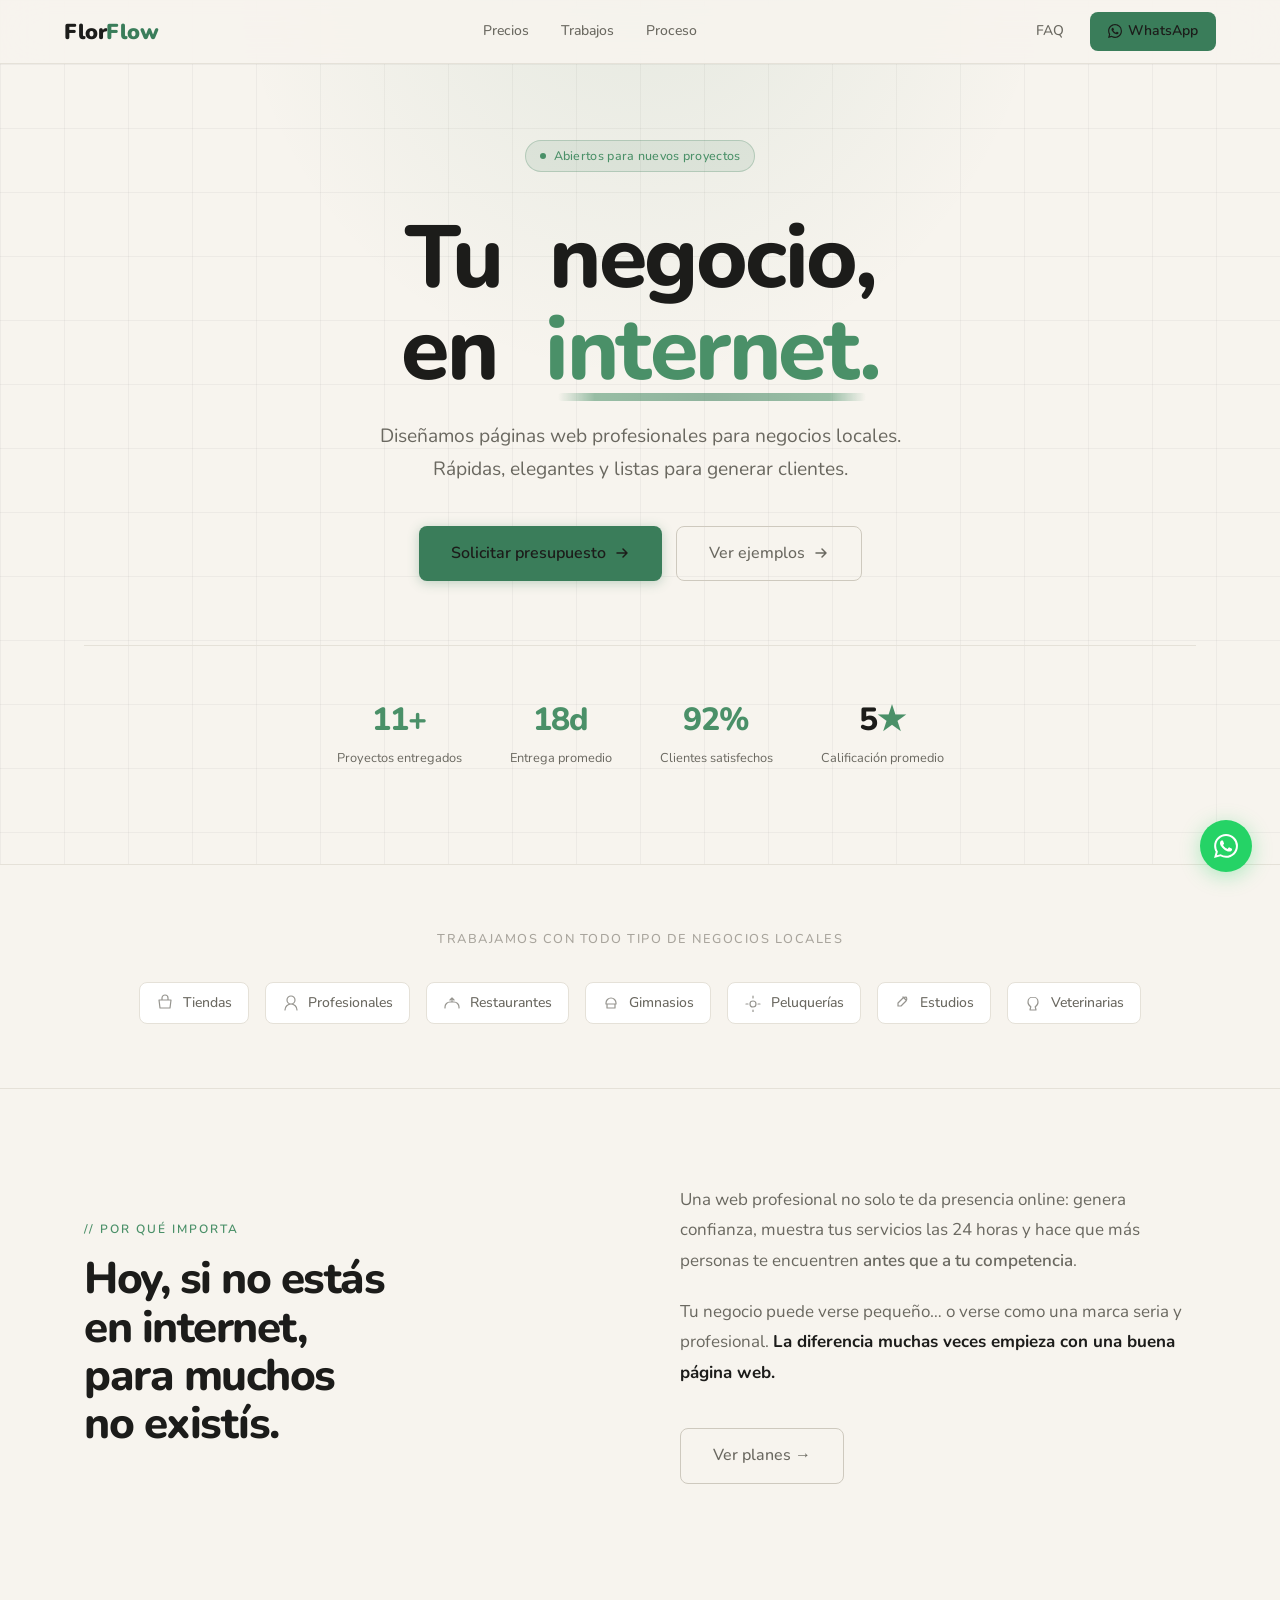
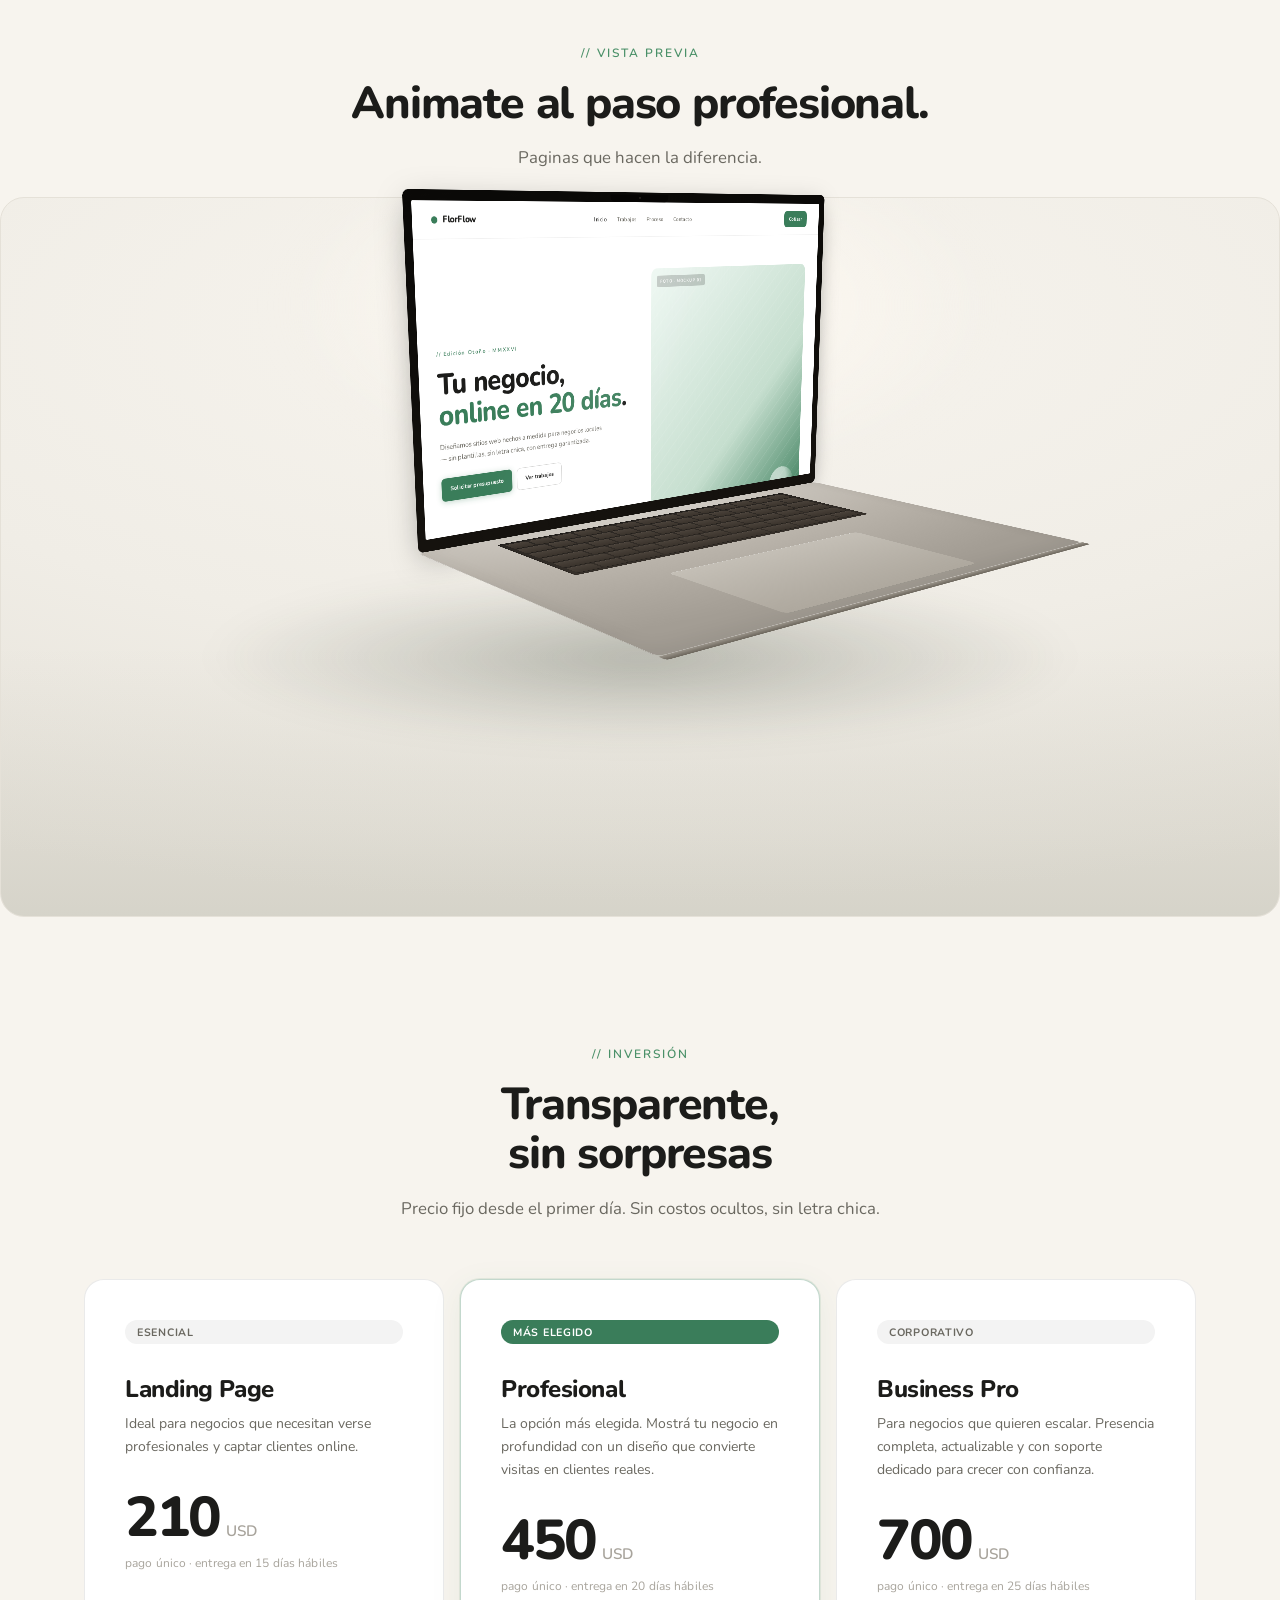
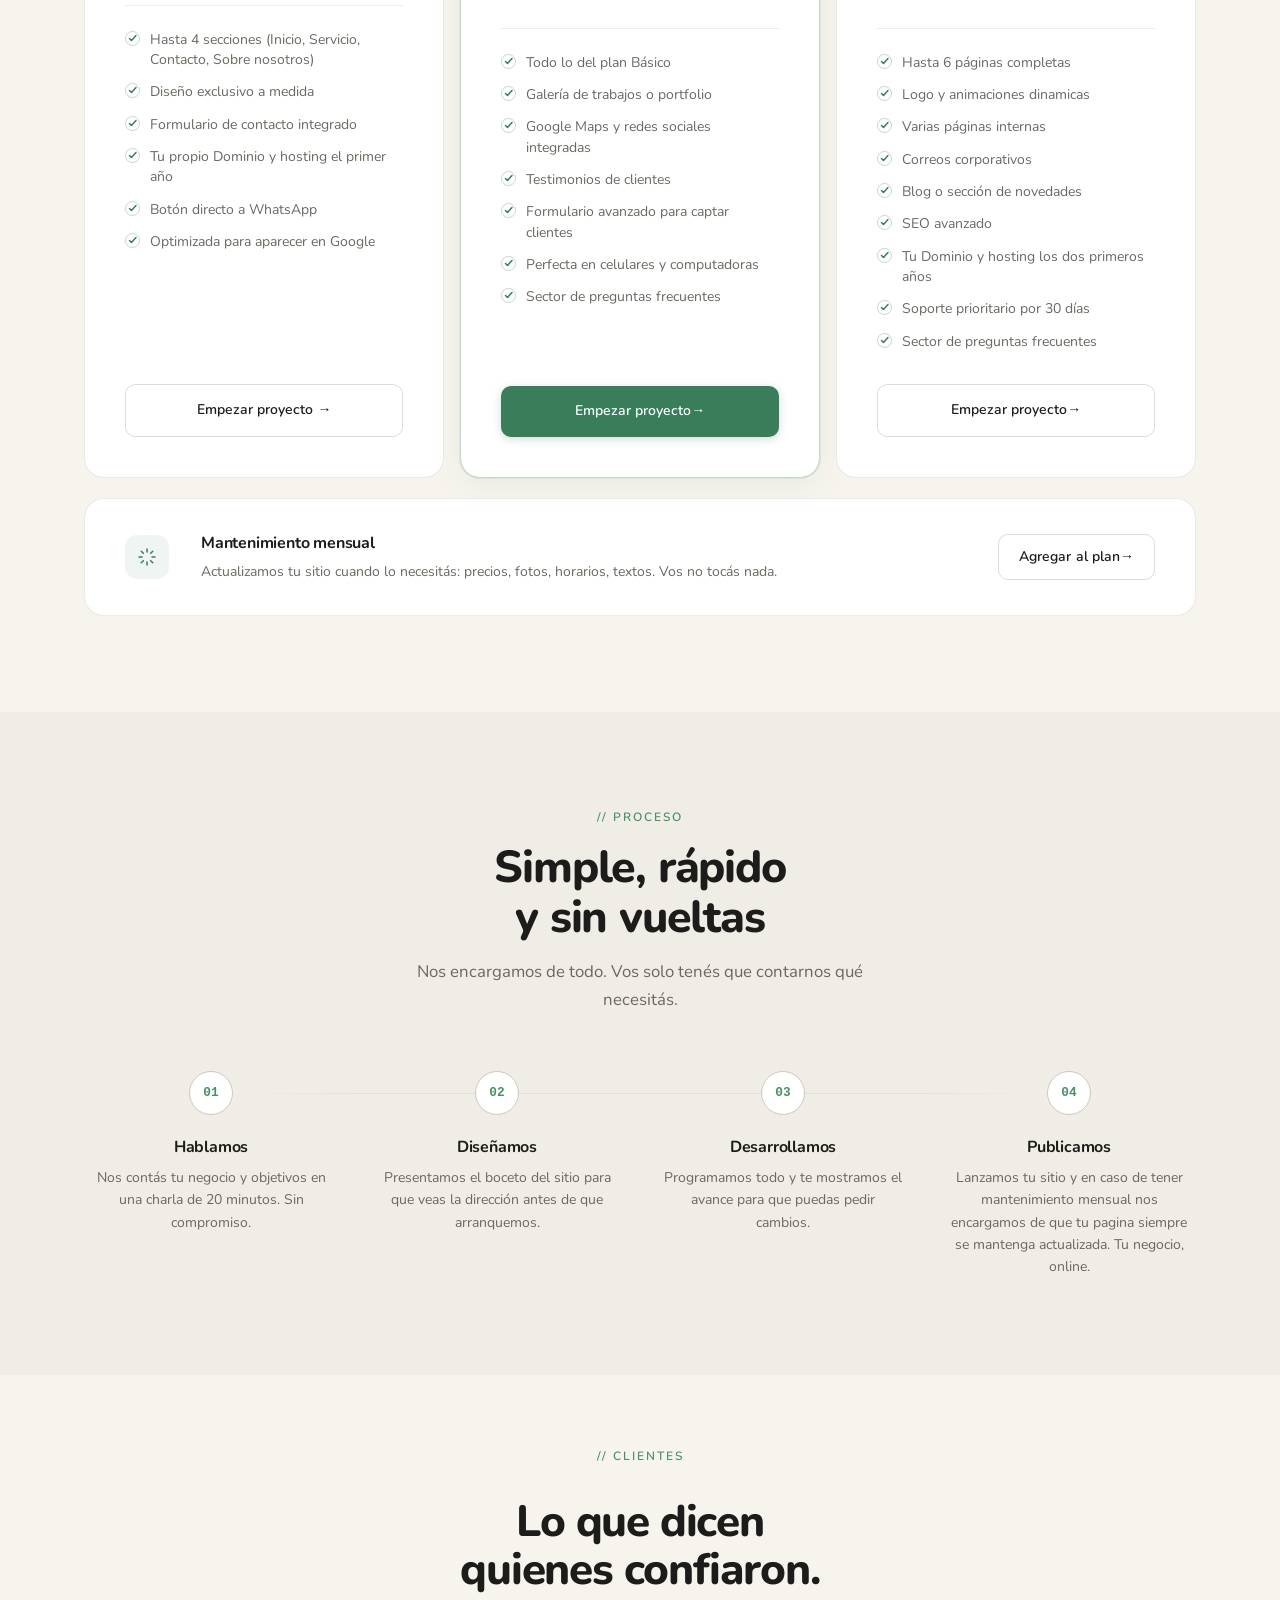
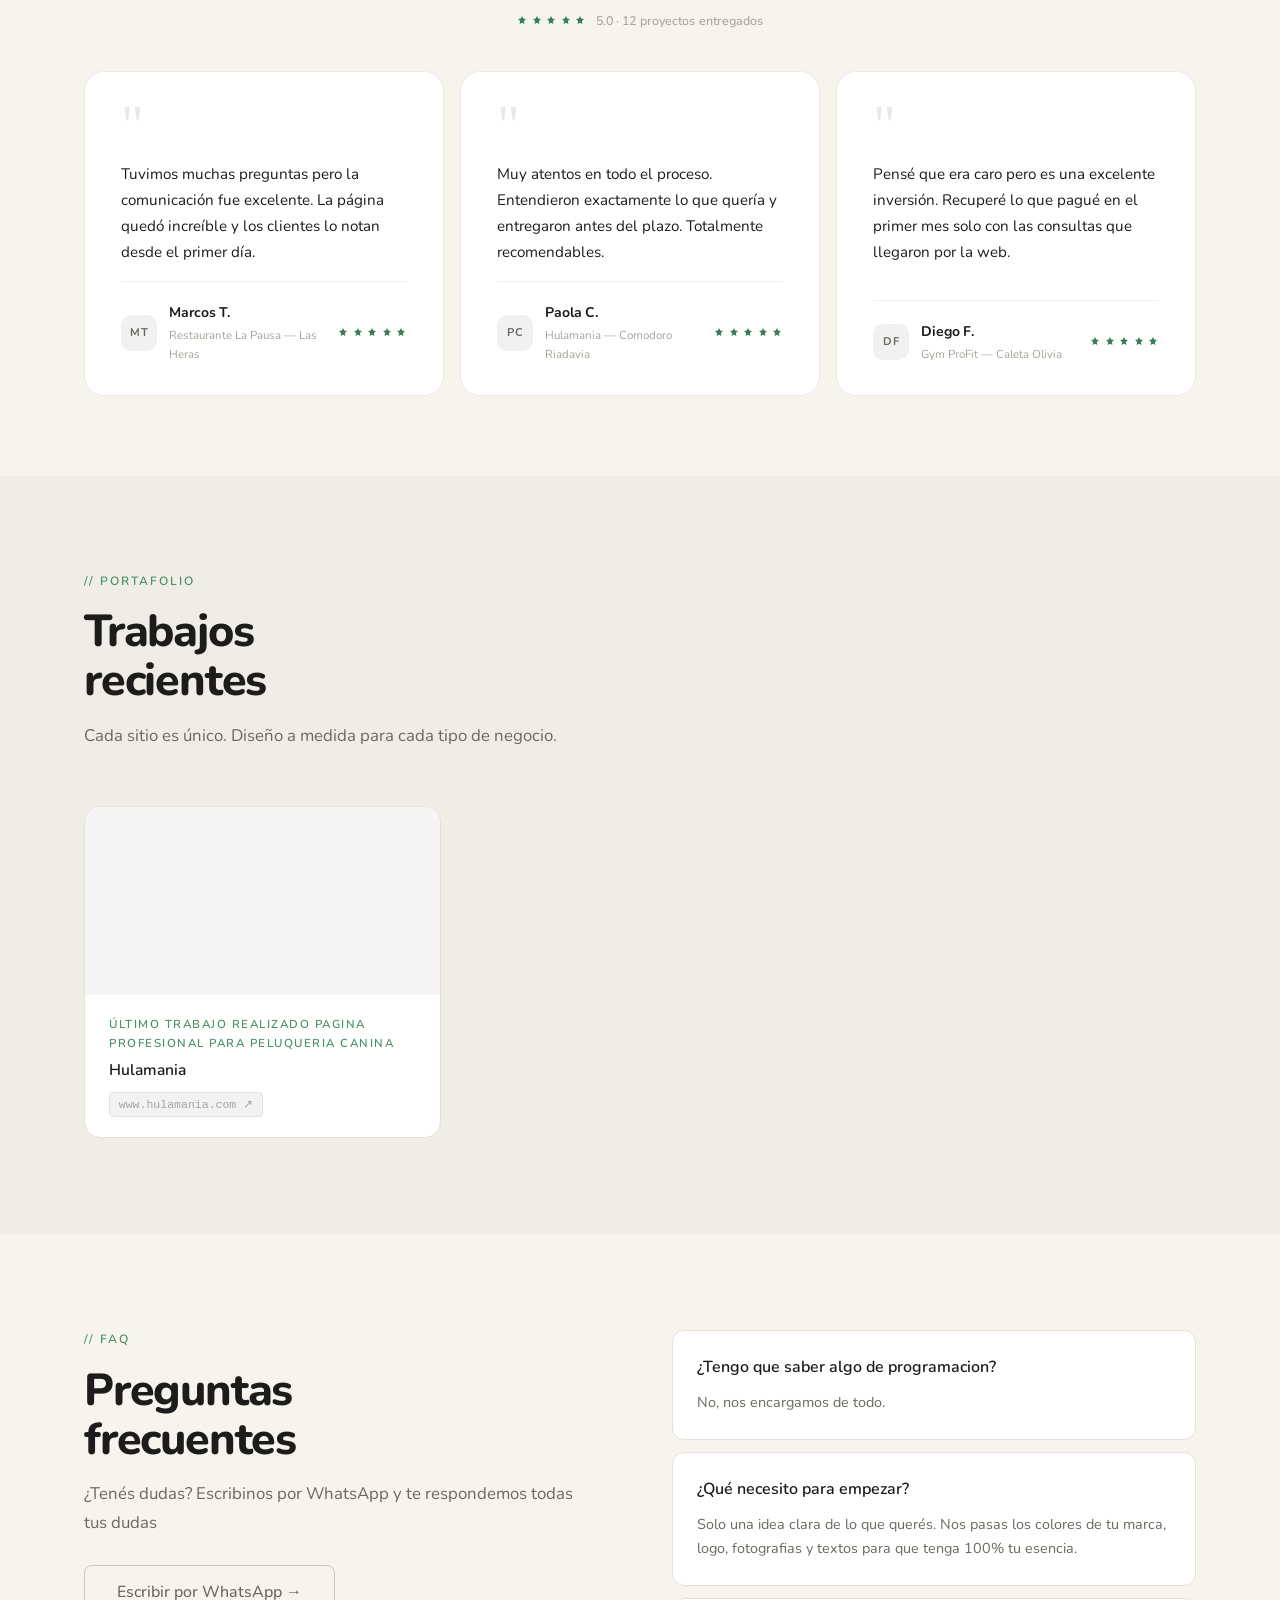
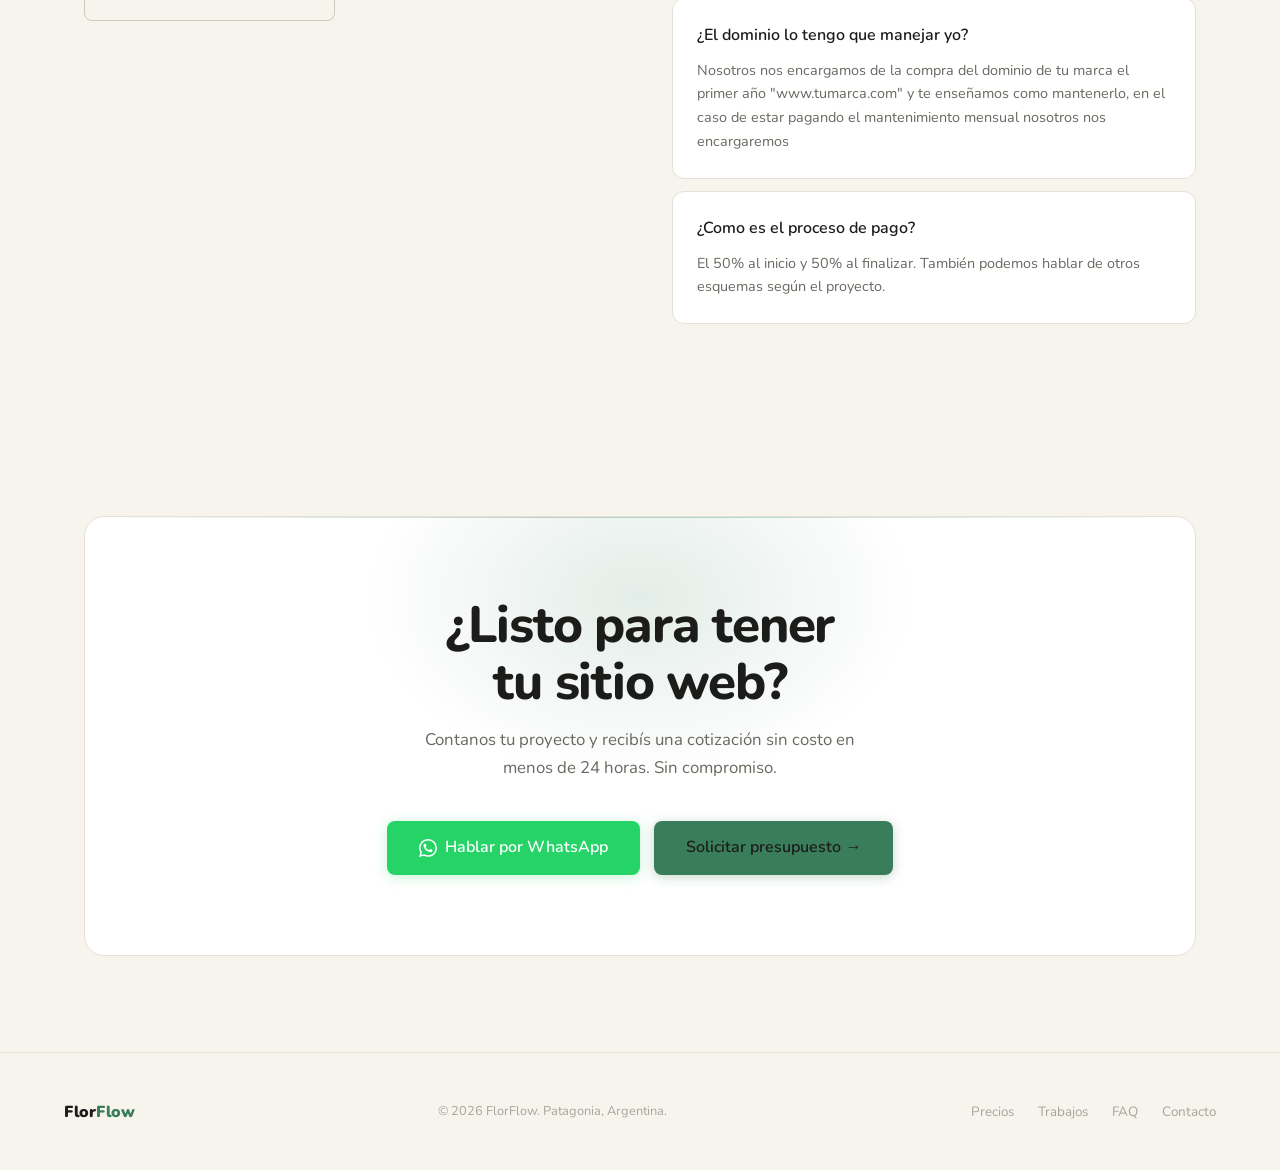
<file: index.html>
<!DOCTYPE html>
<html lang="es">
<head>
  <meta charset="UTF-8" />
  <meta name="viewport" content="width=device-width, initial-scale=1.0" />
  <title>FlorFlow — Páginas web para negocios locales</title>
  <link rel="preconnect" href="https://fonts.googleapis.com" />
  <link rel="preconnect" href="https://fonts.gstatic.com" crossorigin />
  <link href="https://fonts.googleapis.com/css2?family=Nunito:wght@300;400;500;600;700;800;900&display=swap" rel="stylesheet" />
  <link rel="stylesheet" href="css/styles.css" />
</head>
<body>

  <!-- ── NAV ──────────────────────────────────────────────────── -->
  <nav>
    <a href="#" class="nav-logo">
      <span class="brand">Flor<span>Flow</span></span>
    </a>

    <ul class="nav-links">
      <li><a href="#services">Precios</a></li>
      <li><a href="#portfolio">Trabajos</a></li>
      <li><a href="#process">Proceso</a></li>
    </ul>

    <div class="nav-actions">
      <a href="#faq" class="btn-ghost">FAQ</a>
      <a href="https://wa.me/542975280225" class="btn-primary">
        <svg width="14" height="14" viewBox="0 0 24 24" fill="currentColor"><path d="M17.472 14.382c-.297-.149-1.758-.867-2.03-.967-.273-.099-.471-.148-.67.15-.197.297-.767.966-.94 1.164-.173.199-.347.223-.644.075-.297-.15-1.255-.463-2.39-1.475-.883-.788-1.48-1.761-1.653-2.059-.173-.297-.018-.458.13-.606.134-.133.298-.347.446-.52.149-.174.198-.298.298-.497.099-.198.05-.371-.025-.52-.075-.149-.669-1.612-.916-2.207-.242-.579-.487-.5-.669-.51-.173-.008-.371-.01-.57-.01-.198 0-.52.074-.792.372-.272.297-1.04 1.016-1.04 2.479 0 1.462 1.065 2.875 1.213 3.074.149.198 2.096 3.2 5.077 4.487.709.306 1.262.489 1.694.625.712.227 1.36.195 1.871.118.571-.085 1.758-.719 2.006-1.413.248-.694.248-1.289.173-1.413-.074-.124-.272-.198-.57-.347m-5.421 7.403h-.004a9.87 9.87 0 01-5.031-1.378l-.361-.214-3.741.982.998-3.648-.235-.374a9.86 9.86 0 01-1.51-5.26c.001-5.45 4.436-9.884 9.888-9.884 2.64 0 5.122 1.03 6.988 2.898a9.825 9.825 0 012.893 6.994c-.003 5.45-4.437 9.884-9.885 9.884m8.413-18.297A11.815 11.815 0 0012.05 0C5.495 0 .16 5.335.157 11.892c0 2.096.547 4.142 1.588 5.945L.057 24l6.305-1.654a11.882 11.882 0 005.683 1.448h.005c6.554 0 11.89-5.335 11.893-11.893a11.821 11.821 0 00-3.48-8.413z"/></svg>
        WhatsApp
      </a>
    </div>
  </nav>

  <!-- ── HERO ─────────────────────────────────────────────────── -->
  <section id="hero">
    <div class="hero-grid"></div>
    <div class="container hero-inner">

      <div class="hero-label hero-anim hero-anim-1">Abiertos para nuevos proyectos</div>

      <h1 class="hero-h1">
        <span class="hero-line">
          <span class="hero-word" style="--d:.10s">Tu</span>
          <span class="hero-word" style="--d:.20s">negocio,</span>
        </span>
        <span class="hero-line">
          <span class="hero-word" style="--d:.32s">en</span>
          <em><span class="hero-word hero-em" style="--d:.42s">internet.</span></em>
        </span>
      </h1>

      <p class="hero-sub hero-anim hero-anim-2">
        Diseñamos páginas web profesionales para negocios locales.<br/>
        Rápidas, elegantes y listas para generar clientes.
      </p>

      <div class="hero-ctas hero-anim hero-anim-3">
        <a href="#cta-final" class="btn-hero-primary" data-magnetic>
          <span class="btn-shine"></span>
          Solicitar presupuesto
          <svg width="16" height="16" viewBox="0 0 16 16" fill="none"><path d="M3 8h10M9 4l4 4-4 4" stroke="currentColor" stroke-width="1.5" stroke-linecap="round" stroke-linejoin="round"/></svg>
        </a>
        <a href="#portfolio" class="btn-hero-secondary">
          Ver ejemplos
          <svg width="16" height="16" viewBox="0 0 16 16" fill="none"><path d="M3 8h10M9 4l4 4-4 4" stroke="currentColor" stroke-width="1.5" stroke-linecap="round" stroke-linejoin="round"/></svg>
        </a>
      </div>

      <div class="hero-metrics hero-anim hero-anim-4">
        <div>
          <div class="metric-num"><span class="metric-count" data-target="12">0</span><span>+</span></div>
          <div class="metric-label">Proyectos entregados</div>
        </div>
        <div>
          <div class="metric-num"><span class="metric-count" data-target="20">0</span><span>d</span></div>
          <div class="metric-label">Entrega promedio</div>
        </div>
        <div>
          <div class="metric-num"><span class="metric-count" data-target="100">0</span><span>%</span></div>
          <div class="metric-label">Clientes satisfechos</div>
        </div>
        <div>
          <div class="metric-num">5<span>★</span></div>
          <div class="metric-label">Calificación promedio</div>
        </div>
      </div>

    </div>
  </section>

  <!-- ── TRUST BAR ─────────────────────────────────────────────── -->
  <section id="trust">
    <div class="container">
      <p class="trust-label">Trabajamos con todo tipo de negocios locales</p>
      <div class="trust-types">
        <div class="trust-type">
          <svg class="trust-type-icon" viewBox="0 0 18 18" fill="none"><path d="M3 6h12l-1 8H4L3 6zm3 0V4a3 3 0 016 0v2" stroke="#6A6860" stroke-width="1.2" stroke-linecap="round" stroke-linejoin="round"/></svg>
          Tiendas
        </div>
        <div class="trust-type">
          <svg class="trust-type-icon" viewBox="0 0 18 18" fill="none"><path d="M9 2a4 4 0 100 8A4 4 0 009 2zm-6 14a6 6 0 0112 0" stroke="#6A6860" stroke-width="1.2" stroke-linecap="round"/></svg>
          Profesionales
        </div>
        <div class="trust-type">
          <svg class="trust-type-icon" viewBox="0 0 18 18" fill="none"><path d="M2 14v-1a5 5 0 015-5h4a5 5 0 015 5v1M9 8V4m-2 2l2-2 2 2" stroke="#6A6860" stroke-width="1.2" stroke-linecap="round" stroke-linejoin="round"/></svg>
          Restaurantes
        </div>
        <div class="trust-type">
          <svg class="trust-type-icon" viewBox="0 0 18 18" fill="none"><path d="M4 9a5 5 0 0110 0v1H4V9zm1 1v4h8v-4" stroke="#6A6860" stroke-width="1.2" stroke-linecap="round" stroke-linejoin="round"/></svg>
          Gimnasios
        </div>
        <div class="trust-type">
          <svg class="trust-type-icon" viewBox="0 0 18 18" fill="none"><path d="M6 10c0-2 1-3 3-3s3 1 3 3-1 3-3 3-3-1-3-3zm3-8v2m0 12v2M2 10H4m10 0h2" stroke="#6A6860" stroke-width="1.2" stroke-linecap="round"/></svg>
          Peluquerías
        </div>
        <div class="trust-type">
          <svg class="trust-type-icon" viewBox="0 0 18 18" fill="none"><path d="M12 3c1 1 1 3 0 4L7 12H4V9l5-5c1-1 3-1 3-1zm-3 0l3 3" stroke="#6A6860" stroke-width="1.2" stroke-linecap="round" stroke-linejoin="round"/></svg>
          Estudios
        </div>
        <div class="trust-type">
          <svg class="trust-type-icon" viewBox="0 0 18 18" fill="none"><path d="M9 3C6.2 3 4 5.2 4 8c0 2 1.1 3.8 2.8 4.7L6 16h6l-.8-3.3C12.9 11.8 14 10 14 8c0-2.8-2.2-5-5-5z" stroke="#6A6860" stroke-width="1.2" stroke-linecap="round" stroke-linejoin="round"/></svg>
          Veterinarias
        </div>
      </div>
    </div>
  </section>

  <!-- ── POR QUÉ IMPORTA UNA WEB ─────────────────────────────── -->
  <section id="why" class="section">
    <div class="container">
      <div class="why-grid">

        <div class="why-left">
          <div class="section-eyebrow reveal">// Por qué importa</div>
          <h2 class="why-headline reveal reveal-d1">Hoy, si no estás<br/>en internet,<br/>para muchos<br/>no existís.</h2>
        </div>

        <div class="why-right">
          <p class="why-body reveal reveal-d2">Una web profesional no solo te da presencia online: genera confianza, muestra tus servicios las 24 horas y hace que más personas te encuentren <em>antes que a tu competencia</em>.</p>
          <p class="why-body reveal reveal-d3">Tu negocio puede verse pequeño… o verse como una marca seria y profesional. <strong>La diferencia muchas veces empieza con una buena página web.</strong></p>
          <a href="#services" class="btn-hero-secondary why-cta reveal reveal-d4">Ver planes →</a>
        </div>

      </div>
    </div>
  </section>

  <!-- ── LAPTOP SHOWCASE (animación 3D al hacer scroll o hover) ── -->
  <section id="showcase" class="flw-showcase" aria-label="Mockup interactivo">
    <div class="flw-showcase-header container">
      <div class="section-eyebrow reveal">// Vista previa</div>
      <h2 class="section-title reveal reveal-d1">Animate al paso profesional.</h2>
      <p class="section-sub reveal reveal-d2">Paginas que hacen la diferencia.</p>
    </div>

    <div class="flw-stage-wrap reveal reveal-d3">
      <div class="flw-studio"></div>
      <div class="flw-stage" id="flw-stage">
        <div class="flw-scene">
          <div class="flw-camera">
            <div class="flw-ground-shadow"></div>

            <div class="flw-laptop">
              <!-- BASE: teclas y trackpad -->
              <div class="flw-base">
                <div class="flw-deck-art">
                  <div class="flw-keyboard-well">
                    <div class="flw-key-row r1">
                      <div class="flw-key"></div><div class="flw-key"></div><div class="flw-key"></div><div class="flw-key"></div>
                      <div class="flw-key"></div><div class="flw-key"></div><div class="flw-key"></div><div class="flw-key"></div>
                      <div class="flw-key"></div><div class="flw-key"></div><div class="flw-key"></div><div class="flw-key"></div>
                      <div class="flw-key"></div><div class="flw-key"></div>
                    </div>
                    <div class="flw-key-row r2">
                      <div class="flw-key"></div><div class="flw-key"></div><div class="flw-key"></div><div class="flw-key"></div>
                      <div class="flw-key"></div><div class="flw-key"></div><div class="flw-key"></div><div class="flw-key"></div>
                      <div class="flw-key"></div><div class="flw-key"></div><div class="flw-key"></div><div class="flw-key"></div>
                      <div class="flw-key"></div><div class="flw-key"></div>
                    </div>
                    <div class="flw-key-row r3">
                      <div class="flw-key"></div><div class="flw-key"></div><div class="flw-key"></div><div class="flw-key"></div>
                      <div class="flw-key"></div><div class="flw-key"></div><div class="flw-key"></div><div class="flw-key"></div>
                      <div class="flw-key"></div><div class="flw-key"></div><div class="flw-key"></div><div class="flw-key"></div>
                      <div class="flw-key"></div>
                    </div>
                    <div class="flw-key-row r4">
                      <div class="flw-key"></div><div class="flw-key"></div><div class="flw-key"></div><div class="flw-key"></div>
                      <div class="flw-key"></div><div class="flw-key"></div><div class="flw-key"></div><div class="flw-key"></div>
                      <div class="flw-key"></div><div class="flw-key"></div><div class="flw-key"></div><div class="flw-key"></div>
                    </div>
                    <div class="flw-key-row r5">
                      <div class="flw-key"></div><div class="flw-key"></div><div class="flw-key"></div><div class="flw-key"></div>
                      <div class="flw-key"></div><div class="flw-key"></div><div class="flw-key"></div><div class="flw-key"></div>
                      <div class="flw-key"></div><div class="flw-key"></div><div class="flw-key"></div>
                    </div>
                    <div class="flw-key-row r6">
                      <div class="flw-key"></div><div class="flw-key"></div><div class="flw-key"></div>
                      <div class="flw-key"></div>
                      <div class="flw-key"></div><div class="flw-key"></div><div class="flw-key"></div><div class="flw-key"></div>
                    </div>
                  </div>
                  <div class="flw-trackpad"></div>
                </div>
              </div>
              <div class="flw-base-thickness"></div>

              <!-- PANTALLA -->
              <div class="flw-hinge">
                <div class="flw-lid">
                  <div class="flw-lid-front">
                    <div class="flw-screen-bezel">
                      <div class="flw-screen-notch"></div>
                      <div class="flw-screen-glass">
                        <div class="flw-site">
                          <div class="flw-site-inner">
                            <!-- Sitio de ejemplo que se muestra dentro de la pantalla -->
                            <nav class="flw-snav">
                              <div class="flw-snav-brand"><span class="flw-snav-dot"></span>FlorFlow</div>
                              <ul>
                                <li class="active">Inicio</li>
                                <li>Trabajos</li>
                                <li>Proceso</li>
                                <li>Contacto</li>
                              </ul>
                              <div class="flw-snav-cta">Cotizar</div>
                            </nav>
                            <section class="flw-shero">
                              <div>
                                <div class="flw-shero-eyebrow">// Edición Otoño · MMXXVI</div>
                                <h1>Tu negocio,<br/><em>online en 20 días</em>.</h1>
                                <p>Diseñamos sitios web hechos a medida para negocios locales — sin plantillas, sin letra chica, con entrega garantizada.</p>
                                <div class="flw-shero-actions">
                                  <div class="flw-sbtn primary">Solicitar presupuesto</div>
                                  <div class="flw-sbtn ghost">Ver trabajos</div>
                                </div>
                              </div>
                              <div class="flw-shero-art">
                                <div class="flw-shero-stripes"></div>
                                <div class="flw-shero-tag">FOTO · MOCKUP 01</div>
                                <div class="flw-shero-orn"></div>
                              </div>
                            </section>
                            <section class="flw-marquee">
                              <div class="flw-marquee-track">
                                <span>Diseño a medida</span><span class="flw-marquee-dot"></span>
                                <span>Entrega garantizada</span><span class="flw-marquee-dot"></span>
                                <span>SEO optimizado</span><span class="flw-marquee-dot"></span>
                                <span>Hecho en Patagonia</span><span class="flw-marquee-dot"></span>
                                <span>Diseño a medida</span><span class="flw-marquee-dot"></span>
                                <span>Entrega garantizada</span><span class="flw-marquee-dot"></span>
                                <span>SEO optimizado</span><span class="flw-marquee-dot"></span>
                                <span>Hecho en Patagonia</span><span class="flw-marquee-dot"></span>
                              </div>
                            </section>
                            <section class="flw-sgrid">
                              <div class="flw-scard a">
                                <div class="flw-scard-img"><span class="flw-scard-ph">N° 01</span></div>
                                <div class="flw-scard-body">
                                  <div class="flw-scard-eyebrow">Landing Page · USD 210</div>
                                  <h3>Landing page</h3>
                                  <p>clara y profesional. Lista en dos semanas.</p>
                                </div>
                              </div>
                              <div class="flw-scard b">
                                <div class="flw-scard-img"><span class="flw-scard-ph">N° 02</span></div>
                                <div class="flw-scard-body">
                                  <div class="flw-scard-eyebrow">Avanzado Business · USD 400</div>
                                  <h3>Sitio completo</h3>
                                  <p>Hasta cuatro secciones, galería de servicios y contacto integrado.</p>
                                </div>
                              </div>
                              <div class="flw-scard c">
                                <div class="flw-scard-img"><span class="flw-scard-ph">N° 03</span></div>
                                <div class="flw-scard-body">
                                  <div class="flw-scard-eyebrow">Corporativo Business Pro· USD 700</div>
                                  <h3>Multipágina</h3>
                                  <p>Hasta seis páginas con panel para actualizar contenidos.</p>
                                </div>
                              </div>
                            </section>
                            <section class="flw-editorial">
                              <div class="flw-quote">"Lo subieron en una semana y al mes ya tenía consultas todos los días."</div>
                              <div class="flw-quote-author">— Cliente · Restaurante Patagónico</div>
                            </section>
                            <footer class="flw-sfooter">
                              <div>© FlorFlow</div>
                              <div>Patagonia · Argentina</div>
                            </footer>
                          </div>
                          <!-- Cursor animado -->
                          <div class="flw-cursor">
                            <svg viewBox="0 0 16 16">
                              <path d="M2 2 L2 13 L5.5 10 L7.5 14.5 L9.5 13.5 L7.5 9 L12 9 Z"
                                fill="#ffffff" stroke="#1a1815" stroke-width="1" stroke-linejoin="round"/>
                            </svg>
                          </div>
                        </div>
                      </div>
                    </div>
                  </div>
                  <div class="flw-lid-back">
                    <div class="flw-lid-mark"></div>
                  </div>
                </div>
              </div>
            </div>
          </div>
        </div>
      </div>
    </div>
  </section>

  <!-- ── SERVICIOS / PRECIOS ────────────────────────────────────── -->
  <section id="services" class="section">
    <div class="container">
      <div class="section-header centered">
        <div class="section-eyebrow reveal">// Inversión</div>
        <h2 class="section-title reveal reveal-d1">Transparente,<br/>sin sorpresas</h2>
        <p class="section-sub reveal reveal-d2">Precio fijo desde el primer día. Sin costos ocultos, sin letra chica.</p>
      </div>

      <div class="plans-grid">

        <!-- Básico -->
        <div class="plan-card reveal reveal-d1">
          <span class="plan-badge badge-start">Esencial</span>
          <div class="plan-name">Landing Page</div>
          <div class="plan-pitch">Ideal para negocios que necesitan verse profesionales y captar clientes online.</div>
          <div class="plan-price">
            <span class="plan-amount">210</span>
            <span class="plan-currency">USD</span>
          </div>
          <div class="plan-billing">pago único · entrega en 15 días hábiles</div>
          <hr class="plan-divider"/>
          <ul class="plan-features">
            <li>Hasta 4 secciones (Inicio, Servicio, Contacto, Sobre nosotros)</li>
            <li>Diseño exclusivo a medida</li>
            <li>Formulario de contacto integrado</li>
            <li>Tu propio Dominio y hosting el primer año</li>
            <li>Botón directo a WhatsApp</li>
            <li>Optimizada para aparecer en Google</li>
          </ul>
          <a href="#cta-final" class="plan-cta plan-cta-secondary">Empezar proyecto →</a>
        </div>

        <!-- Avanzado -->
        <div class="plan-card featured reveal reveal-d2">
          <span class="plan-badge badge-popular">Más elegido</span>
          <div class="plan-name">Profesional</div>
          <div class="plan-pitch">La opción más elegida. Mostrá tu negocio en profundidad con un diseño que convierte visitas en clientes reales.</div>
          <div class="plan-price">
            <span class="plan-amount">450</span>
            <span class="plan-currency">USD</span>
          </div>
          <div class="plan-billing">pago único · entrega en 20 días hábiles</div>
          <hr class="plan-divider"/>
          <ul class="plan-features">
            <li>Todo lo del plan Básico</li>
            <li>Galería de trabajos o portfolio</li>
            <li>Google Maps y redes sociales integradas</li>
            <li>Testimonios de clientes</li>
            <li>Formulario avanzado para captar clientes</li>
            <li>Perfecta en celulares y computadoras</li>
            <li>Sector de preguntas frecuentes</li>
          </ul>
          <a href="#cta-final" class="plan-cta plan-cta-primary">Empezar proyecto→</a>
        </div>

        <!-- Corporativo -->
        <div class="plan-card reveal reveal-d3">
          <span class="plan-badge badge-pro">Corporativo</span>
          <div class="plan-name">Business Pro</div>
          <div class="plan-pitch">Para negocios que quieren escalar. Presencia completa, actualizable y con soporte dedicado para crecer con confianza.</div>
          <div class="plan-price">
            <span class="plan-amount">700</span>
            <span class="plan-currency">USD</span>
          </div>
          <div class="plan-billing">pago único · entrega en 25 días hábiles</div>
          <hr class="plan-divider"/>
          <ul class="plan-features">
            <li>Hasta 6 páginas completas</li>
            <li>Logo y animaciones dinamicas</li>
            <li>Varias páginas internas</li>
            <li>Correos corporativos</li>  
            <li>Blog o sección de novedades</li>
            <li>SEO avanzado</li>
            <li>Tu Dominio y hosting los dos primeros años</li>
            <li>Soporte prioritario por 30 días</li>
            <li>Sector de preguntas frecuentes</li>
          </ul>
          <a href="#cta-final" class="plan-cta plan-cta-secondary">Empezar proyecto→</a>
        </div>

      </div>

      <!-- Mantenimiento mensual -->
      <div class="maint-banner reveal reveal-d2">
        <div class="maint-icon">
          <svg width="20" height="20" viewBox="0 0 20 20" fill="none"><path d="M10 2v3M10 15v3M2 10h3M15 10h3M4.22 4.22l2.12 2.12M13.66 13.66l2.12 2.12M4.22 15.78l2.12-2.12M13.66 6.34l2.12-2.12" stroke="#3A7D5A" stroke-width="1.5" stroke-linecap="round"/></svg>
        </div>
        <div class="maint-body">
          <div class="maint-title">Mantenimiento mensual</div>
          <div class="maint-desc">Actualizamos tu sitio cuando lo necesitás: precios, fotos, horarios, textos. Vos no tocás nada.</div>
        </div>
        <div class="maint-price-block">
          <a href="#cta-final" class="plan-cta plan-cta-secondary maint-cta">Agregar al plan→</a>
        </div>
      </div>

    </div>
  </section>

  <!-- ── PROCESO ───────────────────────────────────────────────── -->
  <section id="process" class="section section-alt">
    <div class="container">
      <div class="section-header centered">
        <div class="section-eyebrow reveal">// Proceso</div>
        <h2 class="section-title reveal reveal-d1">Simple, rápido<br/>y sin vueltas</h2>
        <p class="section-sub reveal reveal-d2">Nos encargamos de todo. Vos solo tenés que contarnos qué necesitás.</p>
      </div>

      <div class="process-grid">
        <div class="process-step reveal reveal-d1">
          <div class="step-num">01</div>
          <div class="step-title">Hablamos</div>
          <div class="step-desc">Nos contás tu negocio y objetivos en una charla de 20 minutos. Sin compromiso.</div>
        </div>
        <div class="process-step reveal reveal-d2">
          <div class="step-num">02</div>
          <div class="step-title">Diseñamos</div>
          <div class="step-desc">Presentamos el boceto del sitio para que veas la dirección antes de que arranquemos.</div>
        </div>
        <div class="process-step reveal reveal-d3">
          <div class="step-num">03</div>
          <div class="step-title">Desarrollamos</div>
          <div class="step-desc">Programamos todo y te mostramos el avance para que puedas pedir cambios.</div>
        </div>
        <div class="process-step reveal reveal-d4">
          <div class="step-num">04</div>
          <div class="step-title">Publicamos</div>
          <div class="step-desc">Lanzamos tu sitio y en caso de tener mantenimiento mensual nos encargamos de que tu pagina siempre se mantenga actualizada. Tu negocio, online.</div>
        </div>
      </div>
    </div>
  </section>

  <!-- ── TESTIMONIOS ──────────────────────────────────────────── -->
  <section id="testimonials">
    <div class="container">
      <div class="testi-header reveal">
        <div class="section-eyebrow">// Clientes</div>
        <h2 class="testi-title">Lo que dicen<br/>quienes confiaron.</h2>
        <div class="testi-rating">
          <div class="testi-stars-row">
            <div class="star"></div><div class="star"></div><div class="star"></div>
            <div class="star"></div><div class="star"></div>
          </div>
          <span>5.0 · 12 proyectos entregados</span>
        </div>
      </div>

      <div class="testimonials-grid">

        <div class="testimonial-card reveal reveal-d1">
          <div class="testi-quote-mark">"</div>
          <p class="testimonial-text">Tuvimos muchas preguntas pero la comunicación fue excelente. La página quedó increíble y los clientes lo notan desde el primer día.</p>
          <div class="testimonial-author">
            <div class="author-avatar">MT</div>
            <div class="author-info">
              <div class="author-name">Marcos T.</div>
              <div class="author-biz">Restaurante La Pausa — Las Heras</div>
            </div>
            <div class="testi-stars-mini">
              <div class="star"></div><div class="star"></div><div class="star"></div>
              <div class="star"></div><div class="star"></div>
            </div>
          </div>
        </div>

        <div class="testimonial-card reveal reveal-d2">
          <div class="testi-quote-mark">"</div>
          <p class="testimonial-text">Muy atentos en todo el proceso. Entendieron exactamente lo que quería y entregaron antes del plazo. Totalmente recomendables.</p>
          <div class="testimonial-author">
            <div class="author-avatar">PC</div>
            <div class="author-info">
              <div class="author-name">Paola C.</div>
              <div class="author-biz">Hulamania — Comodoro Riadavia</div>
            </div>
            <div class="testi-stars-mini">
              <div class="star"></div><div class="star"></div><div class="star"></div>
              <div class="star"></div><div class="star"></div>
            </div>
          </div>
        </div>

        <div class="testimonial-card reveal reveal-d3">
          <div class="testi-quote-mark">"</div>
          <p class="testimonial-text">Pensé que era caro pero es una excelente inversión. Recuperé lo que pagué en el primer mes solo con las consultas que llegaron por la web.</p>
          <div class="testimonial-author">
            <div class="author-avatar">DF</div>
            <div class="author-info">
              <div class="author-name">Diego F.</div>
              <div class="author-biz">Gym ProFit — Caleta Olivia</div>
            </div>
            <div class="testi-stars-mini">
              <div class="star"></div><div class="star"></div><div class="star"></div>
              <div class="star"></div><div class="star"></div>
            </div>
          </div>
        </div>

      </div>
    </div>
  </section>

  <!-- ── PORTAFOLIO ─────────────────────────────────────────────── -->
  <section id="portfolio" class="section section-alt">
    <div class="container">
      <div class="section-header">
        <div class="section-eyebrow reveal">// Portafolio</div>
        <h2 class="section-title reveal reveal-d1">Trabajos<br/>recientes</h2>
        <p class="section-sub reveal reveal-d2">Cada sitio es único. Diseño a medida para cada tipo de negocio.</p>
      </div>

      <div class="portfolio-grid">
        <div class="portfolio-item reveal reveal-d1">
          <div class="portfolio-thumb">
            <div class="thumb-site-preview">
              <iframe src="https://www.hulamania.com" scrolling="no" tabindex="-1" aria-hidden="true"></iframe>
            </div>
          </div>
          <div class="portfolio-info">
            <div class="portfolio-category">Último trabajo realizado Pagina Profesional para Peluqueria Canina</div>
            <div class="portfolio-name">Hulamania</div>
            <div class="portfolio-tags">
              <a href="https://www.hulamania.com" target="_blank" class="ptag">www.hulamania.com ↗</a>
            </div>
          </div>
        </div>
      </div>
    </div>
  </section>

  <!-- ── FAQ ──────────────────────────────────────────────────── -->
  <section id="faq" class="section">
    <div class="container">
      <div style="display:grid; grid-template-columns:1fr 1fr; gap:4rem; align-items:start;">
        <div>
          <div class="section-eyebrow reveal">// FAQ</div>
          <h2 class="section-title reveal reveal-d1">Preguntas<br/>frecuentes</h2>
          <p class="section-sub reveal reveal-d2" style="margin-top:.75rem;">
            ¿Tenés dudas? Escribinos por WhatsApp y te respondemos todas tus dudas
          </p>
          <a href="https://wa.me/542975280225" class="btn-hero-secondary reveal reveal-d3" style="margin-top:1.75rem; display:inline-flex;">
            Escribir por WhatsApp →
          </a>
        </div>

        <div class="faq-list reveal reveal-d2">
          <div class="faq-item">
            <div class="faq-q">¿Tengo que saber algo de programacion?</div>
            <div class="faq-a">No, nos encargamos de todo.</div>
          </div>
          <div class="faq-item">
            <div class="faq-q">¿Qué necesito para empezar?</div>
            <div class="faq-a">Solo una idea clara de lo que querés. Nos pasas los colores de tu marca, logo, fotografias y textos para que tenga 100% tu esencia.</div>
          </div>
          <div class="faq-item">
            <div class="faq-q">¿El dominio lo tengo que manejar yo?</div>
            <div class="faq-a">Nosotros nos encargamos de la compra del dominio de tu marca el primer año "www.tumarca.com" y te enseñamos como mantenerlo, en el caso de estar pagando el mantenimiento mensual nosotros nos encargaremos</div>
          </div>
          <div class="faq-item">
            <div class="faq-q">¿Como es el proceso de pago?</div>
            <div class="faq-a">El 50% al inicio y 50% al finalizar. También podemos hablar de otros esquemas según el proyecto.</div>
          </div>
        </div>
      </div>
    </div>
  </section>

  <!-- ── CTA FINAL ─────────────────────────────────────────────── -->
  <section id="cta-final" class="section">
    <div class="container">
      <div class="cta-box reveal">
        <h2>¿Listo para tener<br/>tu sitio web?</h2>
        <p>Contanos tu proyecto y recibís una cotización sin costo en menos de 24 horas. Sin compromiso.</p>
        <div class="cta-actions">
          <a href="https://wa.me/542975280225?text=Hola!%20Me%20interesa%20cotizar%20mi%20página%20web" class="btn-wa">
            <svg width="18" height="18" viewBox="0 0 24 24" fill="currentColor"><path d="M17.472 14.382c-.297-.149-1.758-.867-2.03-.967-.273-.099-.471-.148-.67.15-.197.297-.767.966-.94 1.164-.173.199-.347.223-.644.075-.297-.15-1.255-.463-2.39-1.475-.883-.788-1.48-1.761-1.653-2.059-.173-.297-.018-.458.13-.606.134-.133.298-.347.446-.52.149-.174.198-.298.298-.497.099-.198.05-.371-.025-.52-.075-.149-.669-1.612-.916-2.207-.242-.579-.487-.5-.669-.51-.173-.008-.371-.01-.57-.01-.198 0-.52.074-.792.372-.272.297-1.04 1.016-1.04 2.479 0 1.462 1.065 2.875 1.213 3.074.149.198 2.096 3.2 5.077 4.487.709.306 1.262.489 1.694.625.712.227 1.36.195 1.871.118.571-.085 1.758-.719 2.006-1.413.248-.694.248-1.289.173-1.413-.074-.124-.272-.198-.57-.347m-5.421 7.403h-.004a9.87 9.87 0 01-5.031-1.378l-.361-.214-3.741.982.998-3.648-.235-.374a9.86 9.86 0 01-1.51-5.26c.001-5.45 4.436-9.884 9.888-9.884 2.64 0 5.122 1.03 6.988 2.898a9.825 9.825 0 012.893 6.994c-.003 5.45-4.437 9.884-9.885 9.884m8.413-18.297A11.815 11.815 0 0012.05 0C5.495 0 .16 5.335.157 11.892c0 2.096.547 4.142 1.588 5.945L.057 24l6.305-1.654a11.882 11.882 0 005.683 1.448h.005c6.554 0 11.89-5.335 11.893-11.893a11.821 11.821 0 00-3.48-8.413z"/></svg>
            Hablar por WhatsApp
          </a>
          <a href="mailto:hola@florflow.com.ar" class="btn-quote">
            Solicitar presupuesto →
          </a>
        </div>
      </div>
    </div>
  </section>

  <!-- ── FOOTER ────────────────────────────────────────────────── -->
  <footer>
    <div class="footer-inner">
      <div class="footer-logo">
        <span class="footer-brand">Flor<span>Flow</span></span>
      </div>
      <p class="footer-copy">© 2026 FlorFlow. Patagonia, Argentina.</p>
      <ul class="footer-links">
        <li><a href="#services">Precios</a></li>
        <li><a href="#portfolio">Trabajos</a></li>
        <li><a href="#faq">FAQ</a></li>
        <li><a href="#cta-final">Contacto</a></li>
      </ul>
    </div>
  </footer>

  <!-- Botón flotante de WhatsApp -->
  <a href="https://wa.me/542975280225?text=Hola!%20Me%20interesa%20cotizar%20mi%20página%20web" class="wa-fab" title="WhatsApp">
    <svg width="24" height="24" viewBox="0 0 24 24" fill="white"><path d="M17.472 14.382c-.297-.149-1.758-.867-2.03-.967-.273-.099-.471-.148-.67.15-.197.297-.767.966-.94 1.164-.173.199-.347.223-.644.075-.297-.15-1.255-.463-2.39-1.475-.883-.788-1.48-1.761-1.653-2.059-.173-.297-.018-.458.13-.606.134-.133.298-.347.446-.52.149-.174.198-.298.298-.497.099-.198.05-.371-.025-.52-.075-.149-.669-1.612-.916-2.207-.242-.579-.487-.5-.669-.51-.173-.008-.371-.01-.57-.01-.198 0-.52.074-.792.372-.272.297-1.04 1.016-1.04 2.479 0 1.462 1.065 2.875 1.213 3.074.149.198 2.096 3.2 5.077 4.487.709.306 1.262.489 1.694.625.712.227 1.36.195 1.871.118.571-.085 1.758-.719 2.006-1.413.248-.694.248-1.289.173-1.413-.074-.124-.272-.198-.57-.347m-5.421 7.403h-.004a9.87 9.87 0 01-5.031-1.378l-.361-.214-3.741.982.998-3.648-.235-.374a9.86 9.86 0 01-1.51-5.26c.001-5.45 4.436-9.884 9.888-9.884 2.64 0 5.122 1.03 6.988 2.898a9.825 9.825 0 012.893 6.994c-.003 5.45-4.437 9.884-9.885 9.884m8.413-18.297A11.815 11.815 0 0012.05 0C5.495 0 .16 5.335.157 11.892c0 2.096.547 4.142 1.588 5.945L.057 24l6.305-1.654a11.882 11.882 0 005.683 1.448h.005c6.554 0 11.89-5.335 11.893-11.893a11.821 11.821 0 00-3.48-8.413z"/></svg>
  </a>

  <script src="js/main.js"></script>
</body>
</html>
</file>
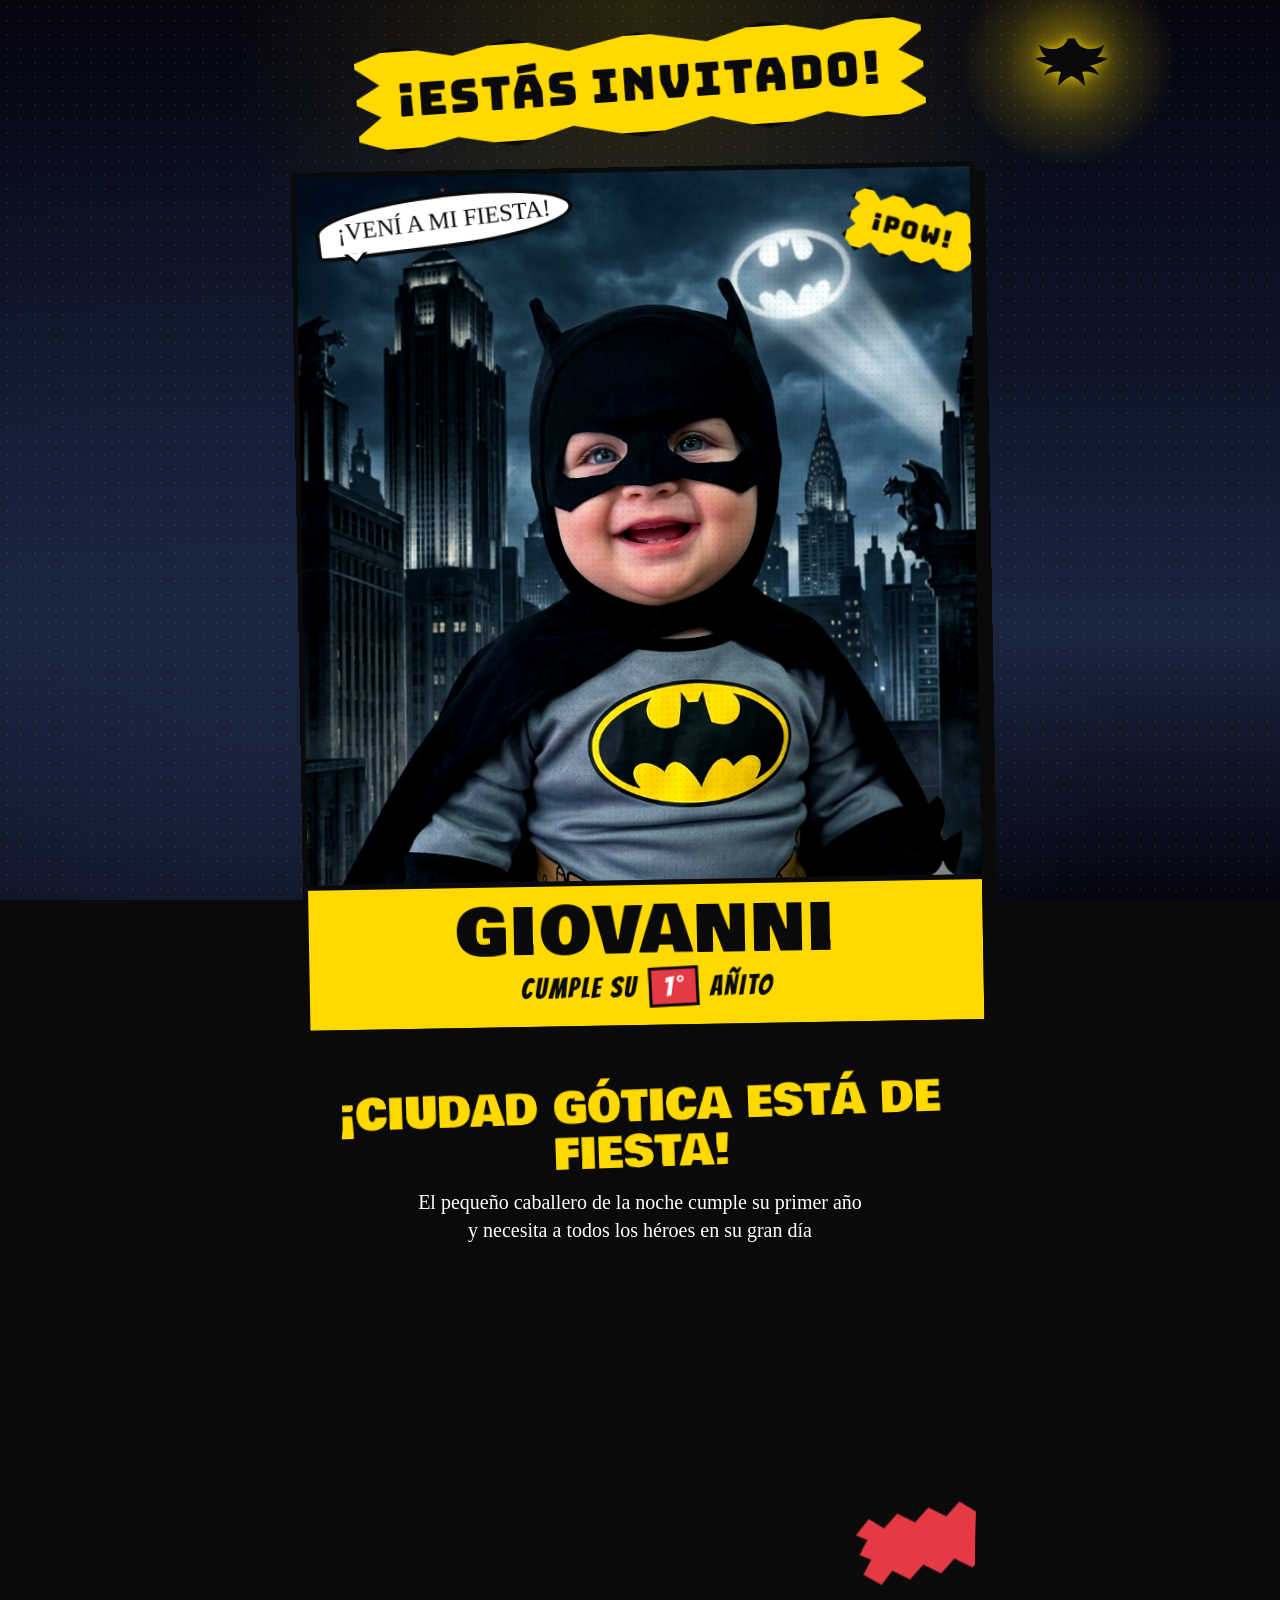
<file: cumple-giovanni/index.html>
<!DOCTYPE html>
<html lang="es">
<head>
<meta charset="UTF-8">
<meta name="viewport" content="width=device-width, initial-scale=1.0">
<title>¡Giovanni cumple 1 año! - Invitación Batman</title>
<meta name="description" content="Ciudad Gótica está de fiesta. El pequeño Batman cumple su primer añito. ¡Te esperamos!">

<!-- Open Graph (WhatsApp, Facebook, Telegram) -->
<meta property="og:type" content="website">
<meta property="og:title" content="¡Giovanni cumple 1 añito! 🦇">
<meta property="og:description" content="Ciudad Gótica está de fiesta. Sábado 25 de julio · 16:00 hs · Khloe Multieventos.">
<meta property="og:image" content="https://camilafloralvarezflor-hue.github.io/florflow/cumple-giovanni/giovanni.png">
<meta property="og:image:width" content="1080">
<meta property="og:image:height" content="1080">
<meta property="og:url" content="https://camilafloralvarezflor-hue.github.io/florflow/cumple-giovanni/">
<meta property="og:locale" content="es_AR">

<!-- Twitter / X -->
<meta name="twitter:card" content="summary_large_image">
<meta name="twitter:title" content="¡Giovanni cumple 1 añito! 🦇">
<meta name="twitter:description" content="Ciudad Gótica está de fiesta. Sábado 25 de julio · 16:00 hs.">
<meta name="twitter:image" content="https://camilafloralvarezflor-hue.github.io/florflow/cumple-giovanni/giovanni.png">

<!-- Color de tema para el navegador -->
<meta name="theme-color" content="#ffd900">
<link rel="icon" type="image/png" href="giovanni.png">
<link rel="preconnect" href="https://fonts.googleapis.com">
<link rel="preconnect" href="https://fonts.gstatic.com" crossorigin>
<link href="https://fonts.googleapis.com/css2?family=Bangers&family=Bungee&family=Bowlby+One&family=Permanent+Marker&display=swap" rel="stylesheet">
<style>
  * { margin: 0; padding: 0; box-sizing: border-box; }

  :root {
    --bat-yellow: #ffd900;
    --bat-yellow-dark: #f5b800;
    --bat-black: #0a0a0a;
    --bat-gray: #2b2b3d;
    --bat-blue: #1a2540;
    --comic-red: #e63946;
  }

  html, body { overflow-x: hidden; }

  body {
    font-family: 'Bangers', cursive;
    background: var(--bat-black);
    color: #fff;
    min-height: 100vh;
    position: relative;
  }

  /* ----- Fondo Gotham con halftone ----- */
  .gotham-bg {
    position: fixed;
    inset: 0;
    background:
      radial-gradient(ellipse at 50% 0%, rgba(255,217,0,0.15) 0%, transparent 45%),
      radial-gradient(ellipse at 20% 80%, rgba(26,37,64,0.9) 0%, transparent 60%),
      linear-gradient(180deg, #050510 0%, #0d1428 40%, #1a2540 70%, #050510 100%);
    z-index: -3;
  }

  .halftone {
    position: fixed;
    inset: 0;
    background-image: radial-gradient(circle, rgba(255,217,0,0.08) 1px, transparent 1.5px);
    background-size: 14px 14px;
    z-index: -2;
    pointer-events: none;
  }

  /* ----- Bat-señal en el cielo ----- */
  .bat-signal {
    position: fixed;
    top: -50px;
    right: 8%;
    width: 220px;
    height: 220px;
    border-radius: 50%;
    background: radial-gradient(circle, rgba(255,217,0,0.55) 0%, rgba(255,217,0,0.15) 40%, transparent 70%);
    z-index: -1;
    animation: signalPulse 3s ease-in-out infinite;
  }
  .bat-signal::before {
    content: '';
    position: absolute;
    inset: 30%;
    background: url("data:image/svg+xml;utf8,<svg xmlns='http://www.w3.org/2000/svg' viewBox='0 0 100 60'><path fill='%230a0a0a' d='M50 5c-3 8-9 12-18 12-6 0-11-2-15-5 2 6 4 11 8 14-4 0-8 0-12 2 6 4 13 6 20 8-5 2-8 6-10 11 7-4 13-5 19-4-2 5-3 10-3 16 5-5 9-9 14-11h2c5 2 9 6 14 11 0-6-1-11-3-16 6-1 12 0 19 4-2-5-5-9-10-11 7-2 14-4 20-8-4-2-8-2-12-2 4-3 6-8 8-14-4 3-9 5-15 5-9 0-15-4-18-12z'/></svg>") center/contain no-repeat;
    filter: drop-shadow(0 0 6px rgba(255,217,0,0.8));
  }

  @keyframes signalPulse {
    0%, 100% { opacity: .8; transform: scale(1); }
    50% { opacity: 1; transform: scale(1.08); }
  }

  /* ----- Murciélagos flotando ----- */
  .bat {
    position: fixed;
    width: 50px;
    height: 30px;
    background: url("data:image/svg+xml;utf8,<svg xmlns='http://www.w3.org/2000/svg' viewBox='0 0 100 60'><path fill='%230a0a0a' d='M50 5c-3 8-9 12-18 12-6 0-11-2-15-5 2 6 4 11 8 14-4 0-8 0-12 2 6 4 13 6 20 8-5 2-8 6-10 11 7-4 13-5 19-4-2 5-3 10-3 16 5-5 9-9 14-11h2c5 2 9 6 14 11 0-6-1-11-3-16 6-1 12 0 19 4-2-5-5-9-10-11 7-2 14-4 20-8-4-2-8-2-12-2 4-3 6-8 8-14-4 3-9 5-15 5-9 0-15-4-18-12z'/></svg>") center/contain no-repeat;
    z-index: 0;
    opacity: .85;
    pointer-events: none;
    filter: drop-shadow(0 0 4px rgba(0,0,0,.8));
  }
  .bat.b1 { top: 15%; left: -60px; animation: flyAcross 14s linear infinite; }
  .bat.b2 { top: 35%; left: -60px; animation: flyAcross 18s linear infinite 4s; width: 35px; height: 22px; }
  .bat.b3 { top: 65%; left: -60px; animation: flyAcross 16s linear infinite 8s; width: 40px; height: 25px; }
  .bat.b4 { top: 80%; left: -60px; animation: flyAcross 20s linear infinite 12s; width: 55px; height: 33px; }

  @keyframes flyAcross {
    0%   { transform: translateX(0) translateY(0) rotate(-5deg); }
    25%  { transform: translateX(30vw) translateY(-15px) rotate(5deg); }
    50%  { transform: translateX(55vw) translateY(10px) rotate(-5deg); }
    75%  { transform: translateX(80vw) translateY(-10px) rotate(5deg); }
    100% { transform: translateX(110vw) translateY(0) rotate(-5deg); }
  }

  /* ----- Contenedor general ----- */
  .container {
    max-width: 720px;
    margin: 0 auto;
    padding: 30px 18px 60px;
    position: relative;
    z-index: 1;
  }

  /* ----- Splash inicial estilo cómic ----- */
  .splash {
    text-align: center;
    margin-bottom: 30px;
    position: relative;
  }

  .splash .biff {
    display: inline-block;
    position: relative;
    background: var(--bat-yellow);
    color: var(--bat-black);
    padding: 18px 40px;
    font-family: 'Bungee', cursive;
    font-size: clamp(28px, 6vw, 46px);
    letter-spacing: 2px;
    border: 5px solid var(--bat-black);
    box-shadow: 8px 8px 0 var(--bat-black);
    transform: rotate(-4deg);
    animation: bounceIn 1s cubic-bezier(.36,1.56,.64,1) both;
    clip-path: polygon(
      0% 15%, 8% 0%, 18% 12%, 28% 0%, 38% 15%, 50% 2%, 62% 15%,
      72% 0%, 82% 12%, 92% 0%, 100% 15%, 95% 35%, 100% 50%,
      95% 65%, 100% 85%, 92% 100%, 82% 88%, 72% 100%, 62% 85%,
      50% 100%, 38% 85%, 28% 100%, 18% 88%, 8% 100%, 0% 85%,
      5% 65%, 0% 50%, 5% 35%
    );
  }

  @keyframes bounceIn {
    0% { opacity: 0; transform: scale(0) rotate(180deg); }
    60% { opacity: 1; transform: scale(1.2) rotate(-8deg); }
    100% { opacity: 1; transform: scale(1) rotate(-4deg); }
  }

  /* ----- Panel principal estilo cómic ----- */
  .comic-panel {
    background: #fff;
    border: 5px solid var(--bat-black);
    box-shadow: 10px 10px 0 var(--bat-black);
    margin-bottom: 24px;
    position: relative;
    overflow: hidden;
    transform: rotate(-1deg);
    transition: transform .3s ease;
  }
  .comic-panel:hover { transform: rotate(0deg) scale(1.01); }
  .comic-panel.tilt-r { transform: rotate(1deg); }
  .comic-panel.tilt-r:hover { transform: rotate(0deg) scale(1.01); }

  /* ----- Panel de la foto ----- */
  .hero-panel {
    background: linear-gradient(180deg, #1a2540 0%, #0d1428 100%);
    padding: 0;
    position: relative;
  }

  .hero-panel .photo-frame {
    position: relative;
    width: 100%;
    aspect-ratio: 1 / 1.05;
    overflow: hidden;
    background: #0d1428;
  }

  .hero-panel .photo-frame img {
    width: 100%;
    height: 100%;
    object-fit: cover;
    object-position: center top;
    filter: contrast(1.15) saturate(1.15);
    animation: heroZoom 8s ease-in-out infinite alternate;
  }

  @keyframes heroZoom {
    from { transform: scale(1); }
    to { transform: scale(1.06); }
  }

  /* Overlay halftone sobre la foto */
  .hero-panel .photo-frame::after {
    content: '';
    position: absolute;
    inset: 0;
    background-image: radial-gradient(circle, rgba(0,0,0,0.18) 1px, transparent 1.5px);
    background-size: 6px 6px;
    mix-blend-mode: multiply;
    opacity: .35;
    pointer-events: none;
  }

  /* Globo de diálogo sobre la foto */
  .speech {
    position: absolute;
    top: 18px;
    left: 18px;
    background: #fff;
    color: var(--bat-black);
    padding: 10px 18px;
    font-family: 'Permanent Marker', cursive;
    font-size: clamp(18px, 4vw, 24px);
    border: 4px solid var(--bat-black);
    border-radius: 50% 50% 50% 10% / 50% 50% 50% 10%;
    transform: rotate(-6deg);
    animation: float 3s ease-in-out infinite;
    z-index: 3;
    max-width: 65%;
  }
  .speech::after {
    content: '';
    position: absolute;
    bottom: -22px;
    left: 22px;
    border: 12px solid transparent;
    border-top-color: var(--bat-black);
  }
  .speech::before {
    content: '';
    position: absolute;
    bottom: -14px;
    left: 26px;
    border: 8px solid transparent;
    border-top-color: #fff;
    z-index: 2;
  }

  @keyframes float {
    0%, 100% { transform: rotate(-6deg) translateY(0); }
    50% { transform: rotate(-4deg) translateY(-6px); }
  }

  /* Nombre y edad */
  .hero-name {
    background: var(--bat-yellow);
    color: var(--bat-black);
    text-align: center;
    padding: 14px 10px 18px;
    border-top: 5px solid var(--bat-black);
    position: relative;
  }
  .hero-name .name {
    font-family: 'Bowlby One', sans-serif;
    font-size: clamp(40px, 9vw, 64px);
    letter-spacing: 3px;
    line-height: 1;
  }
  .hero-name .age {
    font-family: 'Bangers', cursive;
    font-size: clamp(20px, 4.5vw, 28px);
    letter-spacing: 2px;
    margin-top: 4px;
  }
  .hero-name .age span {
    background: var(--comic-red);
    color: #fff;
    padding: 2px 12px;
    display: inline-block;
    transform: rotate(-2deg);
    border: 3px solid var(--bat-black);
    margin: 0 4px;
  }

  /* ----- Panels de info ----- */
  .info-panel {
    background: #fff;
    color: var(--bat-black);
    padding: 22px 20px;
  }
  .info-panel.dark {
    background: var(--bat-black);
    color: var(--bat-yellow);
  }

  .info-row {
    display: flex;
    align-items: center;
    gap: 16px;
    margin-bottom: 18px;
  }
  .info-row:last-child { margin-bottom: 0; }

  .info-icon {
    flex-shrink: 0;
    width: 54px;
    height: 54px;
    background: var(--bat-yellow);
    border: 3px solid var(--bat-black);
    border-radius: 50%;
    display: flex;
    align-items: center;
    justify-content: center;
    font-size: 28px;
    box-shadow: 3px 3px 0 var(--bat-black);
  }

  .info-text { flex: 1; }
  .info-text .label {
    font-family: 'Bungee', cursive;
    font-size: 14px;
    letter-spacing: 2px;
    opacity: .7;
    margin-bottom: 2px;
  }
  .info-text .value {
    font-family: 'Bangers', cursive;
    font-size: clamp(22px, 5vw, 28px);
    letter-spacing: 1.5px;
    line-height: 1.1;
  }

  /* ----- Comic burst (POW! ZAP!) ----- */
  .burst {
    position: absolute;
    background: var(--comic-red);
    color: #fff;
    font-family: 'Bungee', cursive;
    padding: 14px 22px;
    border: 4px solid var(--bat-black);
    font-size: 24px;
    letter-spacing: 2px;
    clip-path: polygon(
      0% 20%, 12% 0%, 22% 18%, 34% 0%, 46% 18%, 58% 0%, 70% 18%,
      82% 0%, 92% 18%, 100% 30%, 92% 50%, 100% 70%, 92% 90%,
      82% 100%, 70% 82%, 58% 100%, 46% 82%, 34% 100%, 22% 82%,
      12% 100%, 0% 80%, 8% 60%, 0% 50%, 8% 30%
    );
    z-index: 4;
    animation: wiggle 1.5s ease-in-out infinite;
  }
  .burst.pow {
    top: 30px;
    right: -10px;
    transform: rotate(15deg);
    background: var(--bat-yellow);
    color: var(--bat-black);
  }
  .burst.zap {
    bottom: 50px;
    right: -15px;
    transform: rotate(-12deg);
  }

  @keyframes wiggle {
    0%, 100% { transform: rotate(15deg) scale(1); }
    50% { transform: rotate(18deg) scale(1.08); }
  }

  /* ----- Sección invitación texto ----- */
  .invitation-text {
    text-align: center;
    padding: 30px 20px;
  }
  .invitation-text h2 {
    font-family: 'Bowlby One', sans-serif;
    font-size: clamp(28px, 7vw, 42px);
    color: var(--bat-yellow);
    -webkit-text-stroke: 2px var(--bat-black);
    text-shadow: 4px 4px 0 var(--bat-black);
    margin-bottom: 12px;
    line-height: 1.1;
    transform: rotate(-2deg);
  }
  .invitation-text p {
    font-family: 'Permanent Marker', cursive;
    font-size: clamp(16px, 3.5vw, 20px);
    color: #fff;
    line-height: 1.4;
  }

  /* ----- Botones de acción ----- */
  .actions {
    display: flex;
    flex-direction: column;
    gap: 14px;
    margin-top: 30px;
  }

  .btn {
    display: flex;
    align-items: center;
    gap: 14px;
    padding: 16px 22px;
    background: var(--bat-yellow);
    color: var(--bat-black);
    text-decoration: none;
    font-family: 'Bungee', cursive;
    font-size: clamp(16px, 4vw, 20px);
    letter-spacing: 1.5px;
    border: 4px solid var(--bat-black);
    box-shadow: 6px 6px 0 var(--bat-black);
    transition: all .15s ease;
    cursor: pointer;
    position: relative;
    overflow: hidden;
  }
  .btn:hover, .btn:focus {
    transform: translate(3px, 3px);
    box-shadow: 3px 3px 0 var(--bat-black);
  }
  .btn:active {
    transform: translate(6px, 6px);
    box-shadow: 0 0 0 var(--bat-black);
  }

  .btn .btn-icon {
    flex-shrink: 0;
    width: 42px;
    height: 42px;
    background: var(--bat-black);
    color: var(--bat-yellow);
    border-radius: 50%;
    display: flex;
    align-items: center;
    justify-content: center;
    font-size: 22px;
  }

  /* Botón CONFIRMAR — amarillo Batman (acción principal) */
  .btn.whatsapp {
    background: var(--bat-yellow);
    color: var(--bat-black);
    animation: pulseYellow 2s ease-in-out infinite;
  }
  .btn.whatsapp .btn-icon { background: var(--bat-black); color: var(--bat-yellow); }

  @keyframes pulseYellow {
    0%, 100% { box-shadow: 6px 6px 0 var(--bat-black), 0 0 0 rgba(255,217,0,0); }
    50% { box-shadow: 6px 6px 0 var(--bat-black), 0 0 25px rgba(255,217,0,0.6); }
  }

  /* Botón UBICACIÓN — negro Gotham con detalle amarillo */
  .btn.maps {
    background: var(--bat-black);
    color: var(--bat-yellow);
    border-color: var(--bat-yellow);
    box-shadow: 6px 6px 0 var(--bat-yellow);
  }
  .btn.maps .btn-icon { background: var(--bat-yellow); color: var(--bat-black); border: 2px solid var(--bat-yellow); }
  .btn.maps:hover { box-shadow: 3px 3px 0 var(--bat-yellow); }
  .btn.maps:active { box-shadow: 0 0 0 var(--bat-yellow); }

  /* Botón CALENDARIO — rojo cómic estilo viñeta */
  .btn.calendar {
    background: var(--comic-red);
    color: #fff;
  }
  .btn.calendar .btn-icon { background: #fff; color: var(--comic-red); }

  /* ----- Footer ----- */
  .footer {
    text-align: center;
    margin-top: 40px;
    padding: 20px;
    font-family: 'Permanent Marker', cursive;
    color: var(--bat-yellow);
    font-size: 16px;
    opacity: .8;
  }
  .footer .bat-logo {
    width: 60px;
    height: 30px;
    margin: 10px auto;
    background: url("data:image/svg+xml;utf8,<svg xmlns='http://www.w3.org/2000/svg' viewBox='0 0 100 60'><path fill='%23ffd900' d='M50 5c-3 8-9 12-18 12-6 0-11-2-15-5 2 6 4 11 8 14-4 0-8 0-12 2 6 4 13 6 20 8-5 2-8 6-10 11 7-4 13-5 19-4-2 5-3 10-3 16 5-5 9-9 14-11h2c5 2 9 6 14 11 0-6-1-11-3-16 6-1 12 0 19 4-2-5-5-9-10-11 7-2 14-4 20-8-4-2-8-2-12-2 4-3 6-8 8-14-4 3-9 5-15 5-9 0-15-4-18-12z'/></svg>") center/contain no-repeat;
  }

  /* Confeti al cargar */
  .confetti {
    position: fixed;
    top: -10px;
    width: 10px;
    height: 10px;
    z-index: 100;
    pointer-events: none;
    opacity: 0;
  }

  @media (max-width: 480px) {
    .speech { font-size: 16px; padding: 8px 14px; }
    .burst { font-size: 18px; padding: 10px 16px; }
    .comic-panel { transform: rotate(0); box-shadow: 6px 6px 0 var(--bat-black); }
    .comic-panel.tilt-r { transform: rotate(0); }
  }
</style>
</head>
<body>

<div class="gotham-bg"></div>
<div class="halftone"></div>
<div class="bat-signal"></div>

<div class="bat b1"></div>
<div class="bat b2"></div>
<div class="bat b3"></div>
<div class="bat b4"></div>

<div class="container">

  <!-- Splash inicial -->
  <div class="splash">
    <div class="biff">¡ESTÁS INVITADO!</div>
  </div>

  <!-- Panel HERO con la foto del cumpleañero -->
  <div class="comic-panel hero-panel">
    <div class="burst pow">¡POW!</div>
    <div class="photo-frame">
      <div class="speech">¡VENÍ A MI FIESTA!</div>
      <img src="giovanni.png" alt="Giovanni - el pequeño Batman" onerror="this.style.display='none'; this.parentElement.style.background='linear-gradient(180deg,#1a2540,#0d1428)';">
    </div>
    <div class="hero-name">
      <div class="name">GIOVANNI</div>
      <div class="age">CUMPLE SU <span>1°</span> AÑITO</div>
    </div>
  </div>

  <!-- Texto invitación -->
  <div class="invitation-text">
    <h2>¡CIUDAD GÓTICA ESTÁ DE FIESTA!</h2>
    <p>El pequeño caballero de la noche cumple su primer año<br>y necesita a todos los héroes en su gran día</p>
  </div>

  <!-- Panel info evento -->
  <div class="comic-panel tilt-r info-panel">
    <div class="burst zap">¡ZAP!</div>

    <div class="info-row">
      <div class="info-icon">📅</div>
      <div class="info-text">
        <div class="label">FECHA</div>
        <div class="value">Sábado 25 de Julio · 2026</div>
      </div>
    </div>

    <div class="info-row">
      <div class="info-icon">🕓</div>
      <div class="info-text">
        <div class="label">HORARIO</div>
        <div class="value">16:00 a 19:45 hs</div>
      </div>
    </div>

    <div class="info-row">
      <div class="info-icon">🦇</div>
      <div class="info-text">
        <div class="label">BATCUEVA</div>
        <div class="value">KHLOE MULTIEVENTOS</div>
      </div>
    </div>

    <div class="info-row">
      <div class="info-icon">📍</div>
      <div class="info-text">
        <div class="label">DIRECCIÓN</div>
        <div class="value">Italia 1046<br>Comodoro Rivadavia, Chubut</div>
      </div>
    </div>
  </div>

  <!-- Botones de acción -->
  <div class="actions">
    <a class="btn maps"
       href="https://www.google.com/maps/place/Khloe+Multieventos/@-45.8593479,-67.4903823,17z/data=!3m1!4b1!4m6!3m5!1s0xbde4558ed9ddbb8f:0x198e5d2e8ebc5086!8m2!3d-45.8593479!4d-67.4878074!16s%2Fg%2F11y3d8g95y"
       target="_blank" rel="noopener">
      <span class="btn-icon">📍</span>
      <span>VER UBICACIÓN</span>
    </a>

    <a class="btn calendar"
       href="https://www.google.com/calendar/render?action=TEMPLATE&text=Cumple+1+a%C3%B1o+de+Giovanni+%F0%9F%A6%87&dates=20260725T190000Z/20260725T224500Z&details=%C2%A1Vol%C3%A1+a+Gotham!+El+pequeño+Batman+cumple+su+primer+a%C3%B1ito.+Te+esperamos+para+festejar.&location=Khloe+Multieventos%2C+Italia+1046%2C+Comodoro+Rivadavia%2C+Chubut"
       target="_blank" rel="noopener">
      <span class="btn-icon">📆</span>
      <span>AGREGAR AL CALENDARIO</span>
    </a>
  </div>

  <div class="footer">
    <div class="bat-logo"></div>
    Te esperamos en Ciudad Gótica
  </div>

</div>

<script>
  // Confeti amarillo y negro al cargar
  function lanzarConfeti() {
    const colores = ['#ffd900', '#0a0a0a', '#e63946', '#ffffff'];
    for (let i = 0; i < 40; i++) {
      const c = document.createElement('div');
      c.className = 'confetti';
      c.style.left = Math.random() * 100 + 'vw';
      c.style.background = colores[Math.floor(Math.random() * colores.length)];
      c.style.transform = `rotate(${Math.random() * 360}deg)`;
      c.style.animation = `confettiFall ${2 + Math.random() * 2}s ${Math.random() * 1.5}s ease-out forwards`;
      if (Math.random() > 0.5) c.style.borderRadius = '50%';
      document.body.appendChild(c);
      setTimeout(() => c.remove(), 5000);
    }
  }

  // Estilo dinámico para la caída
  const style = document.createElement('style');
  style.textContent = `
    @keyframes confettiFall {
      0% { opacity: 1; transform: translateY(0) rotate(0deg); }
      100% { opacity: 0; transform: translateY(110vh) rotate(720deg); }
    }
  `;
  document.head.appendChild(style);

  window.addEventListener('load', () => {
    setTimeout(lanzarConfeti, 400);
  });

  // Confeti adicional al tocar el nombre
  document.querySelector('.hero-name').addEventListener('click', lanzarConfeti);

  // Sonido visual al pasar por los botones
  document.querySelectorAll('.btn').forEach(btn => {
    btn.addEventListener('click', () => {
      const spark = document.createElement('div');
      spark.textContent = '⚡';
      spark.style.cssText = `
        position: fixed; top: 50%; left: 50%; font-size: 80px;
        transform: translate(-50%,-50%); z-index: 999;
        animation: sparkFade .6s ease-out forwards; pointer-events: none;
      `;
      document.body.appendChild(spark);
      setTimeout(() => spark.remove(), 600);
    });
  });

  const sparkStyle = document.createElement('style');
  sparkStyle.textContent = `
    @keyframes sparkFade {
      0% { opacity: 1; transform: translate(-50%,-50%) scale(0); }
      50% { opacity: 1; transform: translate(-50%,-50%) scale(1.5); }
      100% { opacity: 0; transform: translate(-50%,-50%) scale(2.5); }
    }
  `;
  document.head.appendChild(sparkStyle);
</script>

</body>
</html>
</file>
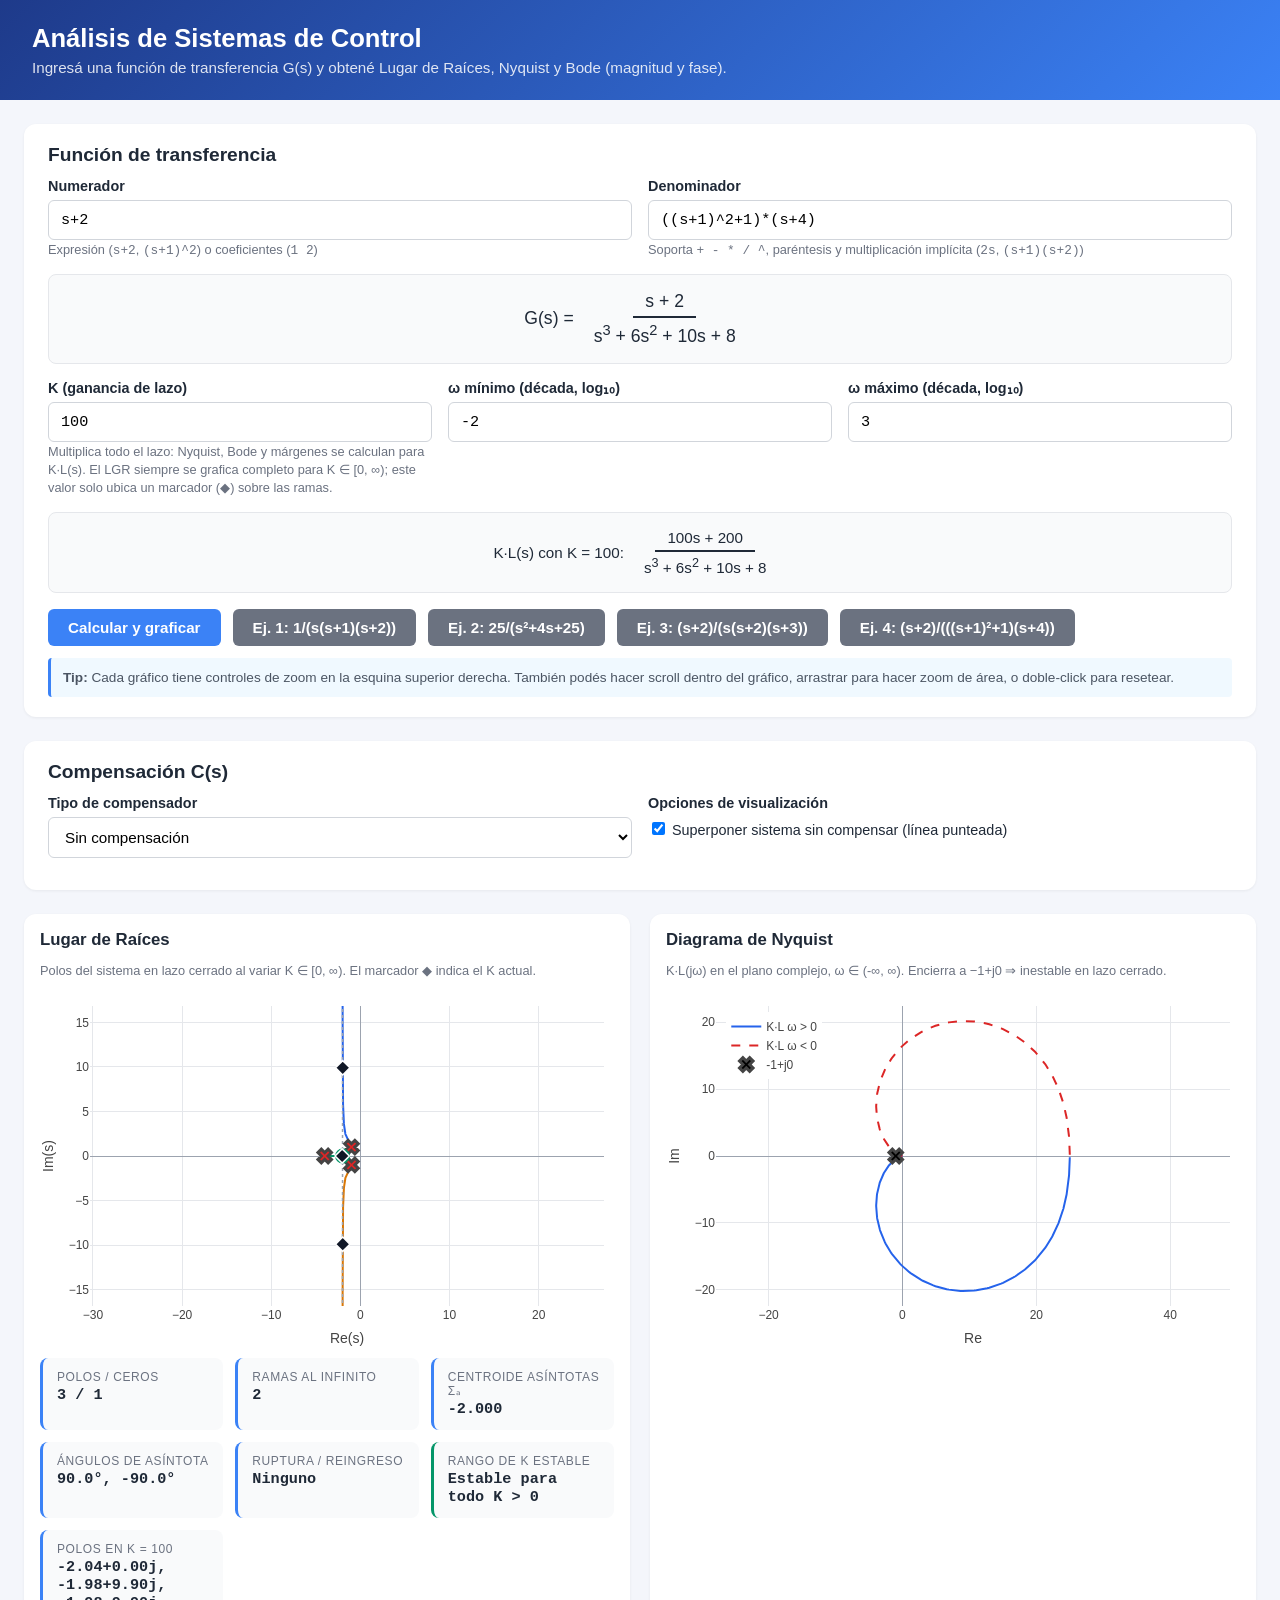
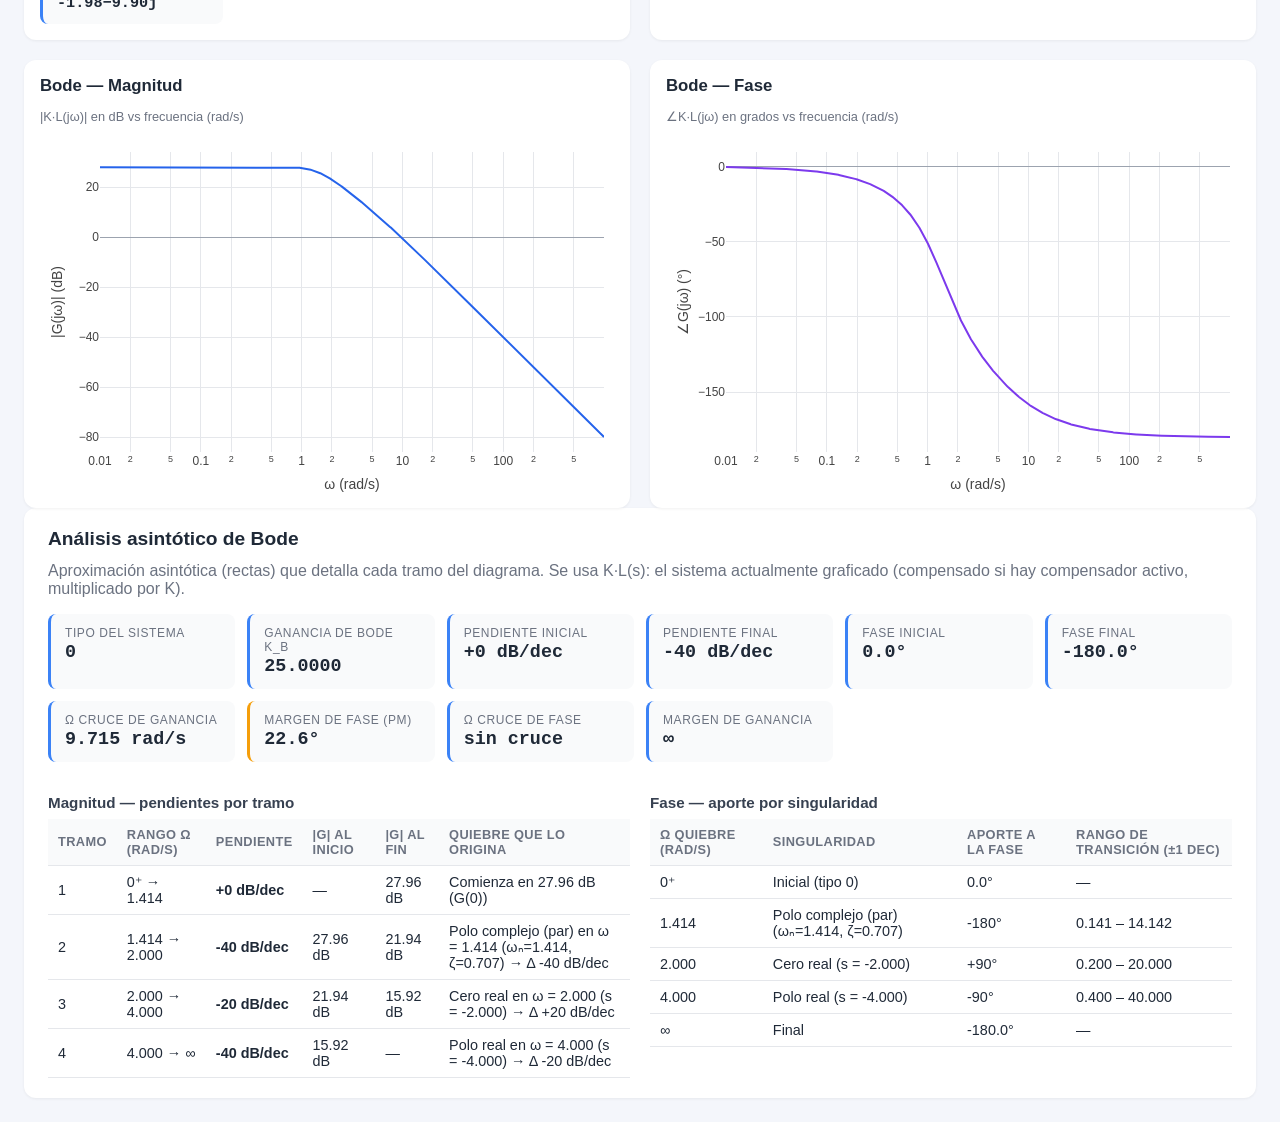
<file: analisis-control.html>
<!DOCTYPE html>
<html lang="es">
<head>
<meta charset="UTF-8">
<title>Análisis de Sistemas de Control</title>
<script src="https://cdn.plot.ly/plotly-2.35.2.min.js"></script>
<style>
  * { box-sizing: border-box; }
  body {
    font-family: -apple-system, BlinkMacSystemFont, "Segoe UI", Roboto, sans-serif;
    margin: 0;
    background: #f4f6fb;
    color: #1f2937;
  }
  header {
    background: linear-gradient(135deg, #1e3a8a, #3b82f6);
    color: white;
    padding: 24px 32px;
  }
  header h1 { margin: 0 0 6px; font-size: 1.6rem; }
  header p { margin: 0; opacity: 0.85; font-size: 0.95rem; }

  main { max-width: 1400px; margin: 24px auto; padding: 0 24px; }

  .panel {
    background: white;
    border-radius: 12px;
    box-shadow: 0 1px 3px rgba(0,0,0,0.06);
    padding: 20px 24px;
    margin-bottom: 24px;
  }

  .tf-display {
    text-align: center;
    font-size: 1.1rem;
    margin: 16px 0;
    padding: 12px;
    background: #f9fafb;
    border-radius: 8px;
    border: 1px solid #e5e7eb;
    min-height: 60px;
    display: flex;
    align-items: center;
    justify-content: center;
  }
  .frac {
    display: inline-flex;
    flex-direction: column;
    align-items: center;
    vertical-align: middle;
    margin: 0 8px;
  }
  .frac .num { border-bottom: 2px solid #1f2937; padding: 4px 12px; }
  .frac .den { padding: 4px 12px; }

  .inputs {
    display: grid;
    grid-template-columns: 1fr 1fr;
    gap: 16px;
    margin-bottom: 12px;
  }
  label { display: block; font-weight: 600; margin-bottom: 6px; font-size: 0.9rem; }
  input[type="text"], input[type="number"] {
    width: 100%;
    padding: 10px 12px;
    border: 1px solid #d1d5db;
    border-radius: 6px;
    font-size: 0.95rem;
    font-family: "SF Mono", Menlo, monospace;
  }
  input:focus { outline: none; border-color: #3b82f6; box-shadow: 0 0 0 3px rgba(59,130,246,0.2); }
  small { color: #6b7280; font-size: 0.8rem; }

  .controls {
    display: flex;
    gap: 12px;
    flex-wrap: wrap;
    margin-top: 16px;
  }
  button {
    background: #3b82f6;
    color: white;
    border: none;
    padding: 10px 20px;
    border-radius: 6px;
    font-weight: 600;
    cursor: pointer;
    font-size: 0.95rem;
    transition: background 0.15s;
  }
  button:hover { background: #2563eb; }
  button.secondary { background: #6b7280; }
  button.secondary:hover { background: #4b5563; }

  .grid {
    display: grid;
    grid-template-columns: 1fr 1fr;
    gap: 20px;
  }
  @media (max-width: 900px) { .grid { grid-template-columns: 1fr; } }

  .plot-card {
    background: white;
    border-radius: 12px;
    box-shadow: 0 1px 3px rgba(0,0,0,0.06);
    padding: 16px;
  }
  .plot-card h3 {
    margin: 0 0 4px;
    font-size: 1.05rem;
    color: #1f2937;
  }
  .plot-card .hint {
    font-size: 0.8rem;
    color: #6b7280;
    margin-bottom: 8px;
  }
  .plot { width: 100%; height: 360px; }

  .error {
    background: #fef2f2;
    color: #991b1b;
    padding: 12px;
    border-radius: 6px;
    margin-top: 12px;
    display: none;
  }

  .info {
    font-size: 0.85rem;
    color: #4b5563;
    margin-top: 12px;
    padding: 12px;
    background: #f0f9ff;
    border-left: 3px solid #3b82f6;
    border-radius: 4px;
  }

  select {
    width: 100%;
    padding: 10px 12px;
    border: 1px solid #d1d5db;
    border-radius: 6px;
    font-size: 0.95rem;
    background: white;
  }

  table.analysis {
    width: 100%;
    border-collapse: collapse;
    margin-top: 8px;
    font-size: 0.9rem;
  }
  table.analysis th, table.analysis td {
    padding: 8px 10px;
    border-bottom: 1px solid #e5e7eb;
    text-align: left;
  }
  table.analysis th {
    background: #f9fafb;
    font-weight: 600;
    font-size: 0.8rem;
    text-transform: uppercase;
    letter-spacing: 0.03em;
    color: #6b7280;
  }
  table.analysis tr:hover { background: #f9fafb; }

  .stats {
    display: grid;
    grid-template-columns: repeat(auto-fit, minmax(180px, 1fr));
    gap: 12px;
    margin-top: 12px;
  }
  .stat {
    background: #f9fafb;
    border-radius: 8px;
    padding: 12px 14px;
    border-left: 3px solid #3b82f6;
  }
  .stat .label { font-size: 0.75rem; color: #6b7280; text-transform: uppercase; letter-spacing: 0.05em; }
  .stat .value { font-size: 1.15rem; font-weight: 700; color: #1f2937; margin-top: 2px; font-family: "SF Mono", Menlo, monospace; }
  .stat.warn { border-left-color: #f59e0b; }
  .stat.bad  { border-left-color: #dc2626; }
  .stat.good { border-left-color: #059669; }

  .comp-fields {
    display: grid;
    grid-template-columns: repeat(auto-fit, minmax(140px, 1fr));
    gap: 12px;
    margin-top: 12px;
  }

  h2 { font-size: 1.2rem; margin: 0 0 12px; }
  .subhead { font-size: 0.95rem; font-weight: 600; color: #374151; margin: 16px 0 4px; }
</style>
</head>
<body>

<header>
  <h1>Análisis de Sistemas de Control</h1>
  <p>Ingresá una función de transferencia G(s) y obtené Lugar de Raíces, Nyquist y Bode (magnitud y fase).</p>
</header>

<main>
  <section class="panel">
    <h2 style="margin-top:0;">Función de transferencia</h2>
    <div class="inputs">
      <div>
        <label for="num">Numerador</label>
        <input type="text" id="num" value="s+2" placeholder="ej: s+2  ó  1, 2">
        <small>Expresión (<code>s+2</code>, <code>(s+1)^2</code>) o coeficientes (<code>1 2</code>)</small>
      </div>
      <div>
        <label for="den">Denominador</label>
        <input type="text" id="den" value="((s+1)^2+1)*(s+4)" placeholder="ej: ((s+1)^2+1)*(s+4)">
        <small>Soporta <code>+ - * / ^</code>, paréntesis y multiplicación implícita (<code>2s</code>, <code>(s+1)(s+2)</code>)</small>
      </div>
    </div>

    <div class="tf-display" id="tfDisplay">G(s) = </div>

    <div class="inputs" style="grid-template-columns: 1fr 1fr 1fr;">
      <div>
        <label for="kmax">K (ganancia de lazo)</label>
        <input type="number" id="kmax" value="100" min="0.1" step="0.1">
        <small>Multiplica todo el lazo: Nyquist, Bode y márgenes se calculan para K·L(s). El LGR siempre se grafica completo para K ∈ [0, ∞); este valor solo ubica un marcador (◆) sobre las ramas.</small>
      </div>
      <div>
        <label for="wmin">ω mínimo (década, log₁₀)</label>
        <input type="number" id="wmin" value="-2" step="1">
      </div>
      <div>
        <label for="wmax">ω máximo (década, log₁₀)</label>
        <input type="number" id="wmax" value="3" step="1">
      </div>
    </div>

    <div class="tf-display" id="kLoopDisplay" style="font-size:0.95rem;">K·L(s) = </div>

    <div class="controls">
      <button onclick="computeAll()">Calcular y graficar</button>
      <button class="secondary" onclick="loadExample(1)">Ej. 1: 1/(s(s+1)(s+2))</button>
      <button class="secondary" onclick="loadExample(2)">Ej. 2: 25/(s²+4s+25)</button>
      <button class="secondary" onclick="loadExample(3)">Ej. 3: (s+2)/(s(s+2)(s+3))</button>
      <button class="secondary" onclick="loadExample(4)">Ej. 4: (s+2)/(((s+1)²+1)(s+4))</button>
    </div>

    <div class="error" id="error"></div>
    <div class="info">
      <strong>Tip:</strong> Cada gráfico tiene controles de zoom en la esquina superior derecha. También podés hacer scroll dentro del gráfico, arrastrar para hacer zoom de área, o doble-click para resetear.
    </div>
  </section>

  <section class="panel">
    <h2>Compensación C(s)</h2>
    <div class="inputs">
      <div>
        <label for="compType">Tipo de compensador</label>
        <select id="compType" onchange="updateCompFields()">
          <option value="none">Sin compensación</option>
          <option value="P">Proporcional (P)</option>
          <option value="PI">PI</option>
          <option value="PD">PD</option>
          <option value="PID">PID</option>
          <option value="lead">Adelanto (Lead)</option>
          <option value="lag">Atraso (Lag)</option>
          <option value="leadlag">Adelanto–Atraso</option>
          <option value="leadAuto">Diseño por margen de fase (Lead automático)</option>
          <option value="ess">Diseño por error de estado estacionario</option>
          <option value="custom">Personalizado (expresión)</option>
        </select>
      </div>
      <div>
        <label>Opciones de visualización</label>
        <label style="font-weight:normal; display:block; margin-top:8px;">
          <input type="checkbox" id="showOriginal" checked> Superponer sistema sin compensar (línea punteada)
        </label>
      </div>
    </div>

    <div id="compFields" class="comp-fields"></div>

    <div id="compInfo" style="display:none;">
      <div class="subhead">Compensador resultante</div>
      <div class="tf-display" id="compDisplay">C(s) = </div>
      <div class="subhead">Lazo abierto compensado L(s) = C(s)·G(s)</div>
      <div class="tf-display" id="loopDisplay">L(s) = </div>
    </div>
  </section>

  <div class="grid">
    <div class="plot-card">
      <h3>Lugar de Raíces</h3>
      <p class="hint">Polos del sistema en lazo cerrado al variar K ∈ [0, ∞). El marcador ◆ indica el K actual.</p>
      <div id="rlocus" class="plot"></div>
      <div class="stats" id="rlocusStats"></div>
    </div>
    <div class="plot-card">
      <h3>Diagrama de Nyquist</h3>
      <p class="hint">K·L(jω) en el plano complejo, ω ∈ (-∞, ∞). Encierra a −1+j0 ⇒ inestable en lazo cerrado.</p>
      <div id="nyquist" class="plot"></div>
    </div>
    <div class="plot-card">
      <h3>Bode — Magnitud</h3>
      <p class="hint">|K·L(jω)| en dB vs frecuencia (rad/s)</p>
      <div id="bodeMag" class="plot"></div>
    </div>
    <div class="plot-card">
      <h3>Bode — Fase</h3>
      <p class="hint">∠K·L(jω) en grados vs frecuencia (rad/s)</p>
      <div id="bodePhase" class="plot"></div>
    </div>
  </div>

  <section class="panel">
    <h2>Análisis asintótico de Bode</h2>
    <p style="color:#6b7280; margin-top:0;">Aproximación asintótica (rectas) que detalla cada tramo del diagrama. Se usa K·L(s): el sistema actualmente graficado (compensado si hay compensador activo, multiplicado por K).</p>

    <div class="stats" id="marginsStats"></div>

    <div class="grid" style="margin-top:16px;">
      <div>
        <div class="subhead">Magnitud — pendientes por tramo</div>
        <div id="magAnalysis"></div>
      </div>
      <div>
        <div class="subhead">Fase — aporte por singularidad</div>
        <div id="phaseAnalysis"></div>
      </div>
    </div>
  </section>

</main>

<script>
// ============ Complex number utilities ============
const C = {
  add: (a, b) => ({ re: a.re + b.re, im: a.im + b.im }),
  sub: (a, b) => ({ re: a.re - b.re, im: a.im - b.im }),
  mul: (a, b) => ({ re: a.re * b.re - a.im * b.im, im: a.re * b.im + a.im * b.re }),
  div: (a, b) => {
    const d = b.re * b.re + b.im * b.im;
    return { re: (a.re * b.re + a.im * b.im) / d, im: (a.im * b.re - a.re * b.im) / d };
  },
  abs: a => Math.hypot(a.re, a.im),
  arg: a => Math.atan2(a.im, a.re),
  fromReal: r => ({ re: r, im: 0 }),
};

// Evaluate polynomial with real coefficients at complex point (Horner)
function polyEvalC(coeffs, s) {
  let result = { re: 0, im: 0 };
  for (let i = 0; i < coeffs.length; i++) {
    result = C.add(C.mul(result, s), { re: coeffs[i], im: 0 });
  }
  return result;
}

// Polynomial addition (arrays, highest degree first)
function polyAdd(a, b) {
  const n = Math.max(a.length, b.length);
  const pa = Array(n - a.length).fill(0).concat(a);
  const pb = Array(n - b.length).fill(0).concat(b);
  return pa.map((v, i) => v + pb[i]);
}

// Polynomial scalar multiply
function polyScale(p, k) { return p.map(v => v * k); }

// Find polynomial roots using Durand-Kerner method
function polyRoots(coeffs) {
  // Strip leading zeros
  while (coeffs.length > 1 && Math.abs(coeffs[0]) < 1e-14) coeffs = coeffs.slice(1);
  const n = coeffs.length - 1;
  if (n <= 0) return [];
  // Normalize
  const a = coeffs.map(c => c / coeffs[0]);

  // Initial guesses on a circle
  const roots = [];
  const r = 1 + Math.max(...a.slice(1).map(Math.abs));
  for (let i = 0; i < n; i++) {
    const angle = 2 * Math.PI * i / n + 0.4;
    roots.push({ re: r * 0.5 * Math.cos(angle), im: r * 0.5 * Math.sin(angle) });
  }

  // Iterate
  const maxIter = 200;
  for (let iter = 0; iter < maxIter; iter++) {
    let maxDelta = 0;
    for (let i = 0; i < n; i++) {
      const num = polyEvalC(a, roots[i]);
      let den = { re: 1, im: 0 };
      for (let j = 0; j < n; j++) {
        if (i !== j) den = C.mul(den, C.sub(roots[i], roots[j]));
      }
      const delta = C.div(num, den);
      roots[i] = C.sub(roots[i], delta);
      maxDelta = Math.max(maxDelta, C.abs(delta));
    }
    if (maxDelta < 1e-12) break;
  }
  // Clean tiny imaginary parts
  return roots.map(r => ({
    re: Math.abs(r.re) < 1e-9 ? 0 : r.re,
    im: Math.abs(r.im) < 1e-9 ? 0 : r.im,
  }));
}

// ============ Polynomial ops needed for expression parser ============
function polyMul(a, b) {
  const r = new Array(a.length + b.length - 1).fill(0);
  for (let i = 0; i < a.length; i++)
    for (let j = 0; j < b.length; j++)
      r[i + j] += a[i] * b[j];
  return r;
}
function polySub(a, b) { return polyAdd(a, polyScale(b, -1)); }
function polyPow(p, n) {
  let r = [1];
  for (let i = 0; i < n; i++) r = polyMul(r, p);
  return r;
}
// Derivative of polynomial (array, highest degree first)
function polyDeriv(p) {
  const deg = p.length - 1;
  if (deg <= 0) return [0];
  const d = [];
  for (let i = 0; i < deg; i++) d.push(p[i] * (deg - i));
  return d;
}

// ============ Expression parser ============
// Grammar (recursive descent):
//   expr   = term (('+'|'-') term)*
//   term   = power (('*'|'/') power)*
//   power  = unary ('^' unary)?
//   unary  = ('-'|'+') unary | atom
//   atom   = number | 's' | '(' expr ')'
// Implicit multiplication is inserted between value-like tokens.

function tokenize(str) {
  const tokens = [];
  let i = 0;
  while (i < str.length) {
    const c = str[i];
    if (/\s/.test(c)) { i++; continue; }
    if (c === 's' || c === 'S') { tokens.push({ type: 's', raw: c }); i++; continue; }
    if ('+-*/^()'.includes(c)) { tokens.push({ type: c, raw: c }); i++; continue; }
    if (/[\d.]/.test(c)) {
      let j = i;
      while (j < str.length && /[\d.]/.test(str[j])) j++;
      if (j < str.length && (str[j] === 'e' || str[j] === 'E')) {
        j++;
        if (j < str.length && (str[j] === '+' || str[j] === '-')) j++;
        while (j < str.length && /\d/.test(str[j])) j++;
      }
      const raw = str.substring(i, j);
      const v = parseFloat(raw);
      if (isNaN(v)) throw new Error("Número inválido: " + raw);
      tokens.push({ type: 'num', value: v, raw });
      i = j;
      continue;
    }
    throw new Error("Carácter inválido: '" + c + "'");
  }
  // Insert implicit '*'
  const out = [];
  for (let k = 0; k < tokens.length; k++) {
    out.push(tokens[k]);
    const cur = tokens[k], next = tokens[k + 1];
    if (!next) continue;
    const curIsVal = cur.type === 'num' || cur.type === 's' || cur.type === ')';
    const nextIsVal = next.type === 'num' || next.type === 's' || next.type === '(';
    if (curIsVal && nextIsVal) out.push({ type: '*', raw: '*', implicit: true });
  }
  return out;
}

function parseExpression(str) {
  const tokens = tokenize(str);
  let pos = 0;
  const peek = () => tokens[pos];
  const eat = () => tokens[pos++];

  function expr() {
    let left = term();
    while (peek() && (peek().type === '+' || peek().type === '-')) {
      const op = eat().type;
      const right = term();
      left = op === '+' ? polyAdd(left, right) : polySub(left, right);
    }
    return left;
  }
  function term() {
    let left = power();
    while (peek() && (peek().type === '*' || peek().type === '/')) {
      const op = eat().type;
      const right = power();
      if (op === '*') left = polyMul(left, right);
      else {
        if (right.length !== 1)
          throw new Error("División solo permitida por constantes. Pasalo al otro lado de la fracción.");
        if (Math.abs(right[0]) < 1e-14) throw new Error("División por cero");
        left = polyScale(left, 1 / right[0]);
      }
    }
    return left;
  }
  function power() {
    const base = unary();
    if (peek() && peek().type === '^') {
      eat();
      const e = unary();
      if (e.length !== 1 || !Number.isInteger(e[0]) || e[0] < 0)
        throw new Error("Exponente debe ser entero no negativo");
      return polyPow(base, e[0]);
    }
    return base;
  }
  function unary() {
    if (peek() && peek().type === '-') { eat(); return polyScale(unary(), -1); }
    if (peek() && peek().type === '+') { eat(); return unary(); }
    return atom();
  }
  function atom() {
    const t = peek();
    if (!t) throw new Error("Expresión incompleta");
    if (t.type === 'num') { eat(); return [t.value]; }
    if (t.type === 's') { eat(); return [1, 0]; }
    if (t.type === '(') {
      eat();
      const e = expr();
      if (!peek() || peek().type !== ')') throw new Error("Falta ')'");
      eat();
      return e;
    }
    throw new Error("Token inesperado: '" + t.raw + "'");
  }

  const result = expr();
  if (pos < tokens.length)
    throw new Error("Caracteres extra al final: '" + tokens.slice(pos).map(t => t.raw).join('') + "'");
  // Strip leading zeros from result
  let start = 0;
  while (start < result.length - 1 && Math.abs(result[start]) < 1e-14) start++;
  return result.slice(start);
}

// Auto-detect: expression if it contains 's' or any of + - * / ^ ( ) ; otherwise coefficients
function parseInput(str) {
  const trimmed = str.trim();
  if (!trimmed) throw new Error("Entrada vacía");
  if (/[sS()^*\/]/.test(trimmed) || /[+\-]/.test(trimmed.replace(/^[+\-]/, '').replace(/[eE][+\-]/g, ''))) {
    return parseExpression(trimmed);
  }
  // Coefficient mode
  const parts = trimmed.split(/[\s,]+/).filter(Boolean);
  const nums = parts.map(Number);
  if (nums.some(isNaN)) throw new Error("Entrada inválida: " + str);
  return nums;
}

// ============ Compensator ============
const COMP_DEFS = {
  none:    { fields: [] },
  P:       { fields: [{ k: 'K',  label: 'K',  def: 2 }] },
  PI:      { fields: [{ k: 'Kp', label: 'Kp', def: 1 }, { k: 'Ki', label: 'Ki', def: 1 }] },
  PD:      { fields: [{ k: 'Kp', label: 'Kp', def: 1 }, { k: 'Kd', label: 'Kd', def: 0.1 }] },
  PID:     { fields: [{ k: 'Kp', label: 'Kp', def: 1 }, { k: 'Ki', label: 'Ki', def: 1 }, { k: 'Kd', label: 'Kd', def: 0.1 }] },
  lead:    { fields: [{ k: 'K', label: 'K', def: 1 }, { k: 'z', label: 'cero (z)', def: 1 }, { k: 'p', label: 'polo (p)', def: 10 }],
             help: 'Adelanto: el polo debe estar más a la izquierda que el cero (p > z).' },
  lag:     { fields: [{ k: 'K', label: 'K', def: 1 }, { k: 'z', label: 'cero (z)', def: 10 }, { k: 'p', label: 'polo (p)', def: 1 }],
             help: 'Atraso: el cero está más a la izquierda que el polo (z > p).' },
  leadlag: { fields: [{ k: 'K', label: 'K', def: 1 },
                       { k: 'z1', label: 'cero adelanto', def: 1 }, { k: 'p1', label: 'polo adelanto', def: 10 },
                       { k: 'z2', label: 'cero atraso',  def: 1 }, { k: 'p2', label: 'polo atraso',  def: 0.1 }] },
  leadAuto:{ fields: [{ k: 'pmDes', label: 'PM deseada (°)', def: 50 }, { k: 'wcDes', label: 'ωc deseada (rad/s)', def: 10 }],
             help: 'Calcula un Lead que ubica el PM pedido en ωc. Si φ requerido > 60° conviene usar Lead-Lead o aumentar ωc.' },
  ess:     { fields: [{ k: 'inputType', label: 'Tipo de entrada', def: 0,
                         options: [['Escalón (tipo 0)', 0], ['Rampa (tipo 1)', 1], ['Parábola (tipo 2)', 2]] },
                       { k: 'essDes', label: 'ess deseado', def: 0.05 },
                       { k: 'wzAuto', label: 'ω del cero del lag (auto si vacío)', def: '', str: true }],
             help: 'Diseña Lag (o PI si falta tipo) para alcanzar ess. ωz se coloca por defecto en ωgc/10 para no afectar el PM.' },
  custom:  { fields: [{ k: 'cnum', label: 'Numerador C(s)', def: 's+1', str: true },
                       { k: 'cden', label: 'Denominador C(s)', def: 's+10', str: true }] },
};

function updateCompFields() {
  const type = document.getElementById('compType').value;
  const def = COMP_DEFS[type];
  const container = document.getElementById('compFields');
  container.innerHTML = '';
  for (const f of def.fields) {
    const wrap = document.createElement('div');
    if (f.options) {
      const opts = f.options.map(([lbl, val]) =>
        `<option value="${val}"${val === f.def ? ' selected' : ''}>${lbl}</option>`).join('');
      wrap.innerHTML = `<label>${f.label}</label><select id="cf_${f.k}">${opts}</select>`;
    } else {
      wrap.innerHTML = `<label>${f.label}</label>
        <input type="${f.str ? 'text' : 'number'}" step="any" id="cf_${f.k}" value="${f.def}">`;
    }
    container.appendChild(wrap);
  }
  if (def.help) {
    const help = document.createElement('div');
    help.style.cssText = 'grid-column: 1/-1; font-size:0.82rem; color:#6b7280; margin-top:4px;';
    help.textContent = def.help;
    container.appendChild(help);
  }
}

function readCompParams() {
  const type = document.getElementById('compType').value;
  const def = COMP_DEFS[type];
  const params = {};
  for (const f of def.fields) {
    const el = document.getElementById('cf_' + f.k);
    if (f.options) {
      params[f.k] = parseFloat(el.value);
    } else if (f.str) {
      params[f.k] = el.value;
    } else {
      params[f.k] = parseFloat(el.value);
    }
  }
  return { type, params };
}

function buildCompensator(type, params, G) {
  switch (type) {
    case 'none': return { num: [1], den: [1] };
    case 'P':    return { num: [params.K], den: [1] };
    case 'PI':   return { num: [params.Kp, params.Ki], den: [1, 0] };
    case 'PD':   return { num: [params.Kd, params.Kp], den: [1] };
    case 'PID':  return { num: [params.Kd, params.Kp, params.Ki], den: [1, 0] };
    case 'lead':
    case 'lag':
      return { num: polyScale([1, params.z], params.K), den: [1, params.p] };
    case 'leadlag': {
      const numC = polyScale(polyMul([1, params.z1], [1, params.z2]), params.K);
      const denC = polyMul([1, params.p1], [1, params.p2]);
      return { num: numC, den: denC };
    }
    case 'custom': {
      return { num: parseExpression(params.cnum), den: parseExpression(params.cden) };
    }
    case 'ess': {
      return designSSError(G, params);
    }
    case 'leadAuto': {
      const wc = params.wcDes, pmDes = params.pmDes;
      // Phase of G at wc
      const Gjw = C.div(polyEvalC(G.num, { re: 0, im: wc }), polyEvalC(G.den, { re: 0, im: wc }));
      const phaseG = C.arg(Gjw) * 180 / Math.PI;
      const magG = C.abs(Gjw);
      const phiNeeded = pmDes - (180 + phaseG) + 5; // +5° margen
      if (phiNeeded <= 0 || phiNeeded >= 90) {
        throw new Error(`Lead requiere 0° < φ < 90° (calculado: ${phiNeeded.toFixed(1)}°). Probá otro ωc o PM.`);
      }
      const phiRad = phiNeeded * Math.PI / 180;
      const alpha = (1 - Math.sin(phiRad)) / (1 + Math.sin(phiRad));
      const T = 1 / (wc * Math.sqrt(alpha));
      // Lead: C = Kc * (1+Ts)/(1+alpha*T*s).  Para que |C(jwc)*G(jwc)| = 1: Kc = 1 / (|G(jwc)| * 1/sqrt(alpha))
      const Kc = Math.sqrt(alpha) / magG;
      // En forma (s+z)/(s+p): z=1/T, p=1/(alpha*T), gain Kc*(1/alpha)... mejor escribirlo directo:
      // C(s) = Kc * (Ts+1)/(alpha*T*s + 1)
      const num = polyScale([T, 1], Kc);
      const den = [alpha * T, 1];
      // Guardamos info legible
      window._leadInfo = { phiNeeded, alpha, T, Kc, z: 1 / T, p: 1 / (alpha * T) };
      return { num, den };
    }
  }
}

function combineSystems(comp, G) {
  return { num: polyMul(comp.num, G.num), den: polyMul(comp.den, G.den) };
}

// Estima ωgc (cruce de ganancia 0 dB) por barrido logarítmico
function estimateWgc(num, den) {
  const N = 400;
  let prev = null;
  for (let i = 0; i <= N; i++) {
    const w = Math.pow(10, -3 + 6 * i / N); // 0.001 a 1000 rad/s
    const Gjw = C.div(polyEvalC(num, { re: 0, im: w }), polyEvalC(den, { re: 0, im: w }));
    const magDb = 20 * Math.log10(C.abs(Gjw));
    if (prev && ((prev.magDb >= 0) !== (magDb >= 0))) {
      const t = -prev.magDb / (magDb - prev.magDb);
      return Math.exp(Math.log(prev.w) + t * (Math.log(w) - Math.log(prev.w)));
    }
    prev = { w, magDb };
  }
  return null;
}

// Diseño de compensador para error de estado estacionario
function designSSError(G, params) {
  const inputType = Math.round(params.inputType); // 0 escalón, 1 rampa, 2 parábola
  const essDes = params.essDes;
  if (!(essDes > 0)) throw new Error("ess deseado debe ser > 0");

  // Tipo del sistema actual (integradores en G)
  const tol = 1e-6;
  const polesG = polyRoots([...G.den]);
  const Ntype = polesG.filter(p => Math.hypot(p.re, p.im) < tol).length;

  // Estática de error: K_curr = lim s^(Ntype) * G(s) = (lowest num coeff) / (lowest non-origin den coeff)
  const K_at_type = G.num[G.num.length - 1] / G.den[G.den.length - 1 - Ntype];

  // K requerido según entrada
  let K_req;
  if (inputType === 0) K_req = 1 / essDes - 1;
  else K_req = 1 / essDes;
  if (K_req <= 0) throw new Error("ess deseado muy grande; ya cumple sin compensación.");

  // Casos según relación entre tipo del sistema y tipo de entrada
  if (Ntype > inputType) {
    throw new Error(`G(s) ya es tipo ${Ntype}, da ess = 0 para esta entrada. No requiere compensación.`);
  }

  // Frecuencia del cero del lag (default: ωgc/10)
  let wz = parseFloat(params.wzAuto);
  if (!isFinite(wz) || wz <= 0) {
    const wgc = estimateWgc(G.num, G.den);
    wz = wgc ? wgc / 10 : 0.1;
  }

  if (Ntype === inputType) {
    // Tipo correcto: necesitamos boost de ganancia
    if (Math.abs(K_at_type) < 1e-14) throw new Error("Ganancia estática del sistema = 0, no se puede mejorar con lag puro.");
    const boost = K_req / K_at_type;
    if (boost <= 1) {
      // Solo reducir/ajustar K
      const K = boost;
      window._essInfo = { Ntype, K_curr: K_at_type, K_req, boost, mode: 'solo K', wz: null, wp: null, K };
      return { num: [K], den: [1] };
    }
    // Lag: C(s) = (s + wz) / (s + wp), wp = wz/boost (DC gain = boost)
    const wp = wz / boost;
    window._essInfo = { Ntype, K_curr: K_at_type, K_req, boost, mode: 'lag', wz, wp, K: 1 };
    return { num: [1, wz], den: [1, wp] };
  }

  // Ntype < inputType: agregar (inputType - Ntype) integradores con sus ceros
  // C(s) = K * (s + wz)^k / s^k
  // K_req = K * wz^k * K_at_type (al evaluar lim s^inputType · C·G)
  if (Math.abs(K_at_type) < 1e-14) throw new Error("G(s) tiene ganancia 0 al factorear integradores, no se puede compensar.");
  const k = inputType - Ntype;
  const K = K_req / (Math.pow(wz, k) * K_at_type);
  let zerosPoly = [1];
  let polesPoly = [1];
  for (let i = 0; i < k; i++) {
    zerosPoly = polyMul(zerosPoly, [1, wz]);
    polesPoly = polyMul(polesPoly, [1, 0]);
  }
  window._essInfo = { Ntype, K_curr: 0, K_req, boost: Infinity, mode: `+${k} integrador(es)`, wz, wp: 0, K, k };
  return { num: polyScale(zerosPoly, K), den: polesPoly };
}

// ============ Bode analytical analysis ============
function analyzeSystem(num, den, freqResp) {
  const tol = 1e-6;
  const zeros = num.length > 1 ? polyRoots([...num]) : [];
  const poles = polyRoots([...den]);

  // Roots at origin → integradores (denom) / derivadores (num)
  const Np0 = poles.filter(p => Math.hypot(p.re, p.im) < tol).length;
  const Nz0 = zeros.filter(z => Math.hypot(z.re, z.im) < tol).length;
  const type = Np0 - Nz0;

  // Bode gain K_B: limite de s^type * G(s) cuando s→0
  // = (coef de menor potencia de num) / (coef de menor potencia de den)
  // tomando num/s^Nz0 y den/s^Np0 → constantes finales
  const numK = num[num.length - 1 - Nz0];
  const denK = den[den.length - 1 - Np0];
  const Kb = numK / denK;

  // Pendiente inicial (dB/dec) y fase inicial (°)
  const initialSlope = -20 * type;
  const initialPhase = (Kb >= 0 ? 0 : -180) + (-90 * type);

  // Pendiente final y fase final
  const n = den.length - 1, m = num.length - 1;
  const finalSlope = -20 * (n - m);
  const finalPhase = initialPhase + 90 * zeros.filter(z => Math.hypot(z.re, z.im) >= tol).length
                                  - 90 * poles.filter(p => Math.hypot(p.re, p.im) >= tol).length;

  // Frecuencias de quiebre (sin contar las del origen)
  const corners = [];
  const seen = new Set();
  for (const z of zeros) {
    const w = Math.hypot(z.re, z.im);
    if (w < tol) continue;
    if (Math.abs(z.im) < tol) {
      corners.push({ w, kind: 'Cero real', detail: `s = ${z.re.toFixed(3)}`, dSlope: +20, dPhase: +90 });
    } else if (z.im > 0) {
      const zeta = -z.re / w;
      corners.push({ w, kind: 'Cero complejo (par)', detail: `ωₙ=${w.toFixed(3)}, ζ=${zeta.toFixed(3)}`, dSlope: +40, dPhase: +180 });
    }
  }
  for (const p of poles) {
    const w = Math.hypot(p.re, p.im);
    if (w < tol) continue;
    if (Math.abs(p.im) < tol) {
      corners.push({ w, kind: 'Polo real', detail: `s = ${p.re.toFixed(3)}`, dSlope: -20, dPhase: -90 });
    } else if (p.im > 0) {
      const zeta = -p.re / w;
      corners.push({ w, kind: 'Polo complejo (par)', detail: `ωₙ=${w.toFixed(3)}, ζ=${zeta.toFixed(3)}`, dSlope: -40, dPhase: -180 });
    }
  }
  corners.sort((a, b) => a.w - b.w);

  // Magnitud asintótica en ω = 1 (referencia)
  // |G_asint(jω)| ≈ |K_B| * ω^(-type) * Π (relaciones de quiebre)
  // En ω=1 (asumiendo no hay quiebres por debajo de 1 que cambien la referencia simple):
  // Trabajamos directamente: magnitud asintótica en una frecuencia w arbitraria:
  function asymMagDb(w) {
    let dB = 20 * Math.log10(Math.abs(Kb)) - 20 * type * Math.log10(w);
    for (const c of corners) {
      if (w > c.w) dB += c.dSlope * Math.log10(w / c.w);
    }
    return dB;
  }

  // Construir tramos
  const segments = [];
  let slope = initialSlope;
  // Tramo inicial: desde 0 (o muy bajo) hasta primer corner
  const wRef = corners.length ? corners[0].w : 1;
  segments.push({
    wStart: null, // -infinito en log
    wEnd: corners.length ? corners[0].w : null,
    slope,
    magAtEnd: asymMagDb(wRef),
    desc: 'Tramo inicial',
  });
  for (let i = 0; i < corners.length; i++) {
    slope += corners[i].dSlope;
    const wEnd = corners[i + 1]?.w ?? null;
    segments.push({
      wStart: corners[i].w,
      wEnd,
      slope,
      magAtStart: asymMagDb(corners[i].w),
      magAtEnd: wEnd ? asymMagDb(wEnd) : null,
      cornerInfo: corners[i],
    });
  }

  // Márgenes (numéricos sobre la respuesta calculada)
  const { ws, mag, phase } = freqResp;
  let wgc = null, pm = null;
  for (let i = 1; i < mag.length; i++) {
    if ((mag[i - 1] >= 0) !== (mag[i] >= 0)) {
      const t = -mag[i - 1] / (mag[i] - mag[i - 1]);
      wgc = Math.exp(Math.log(ws[i - 1]) + t * (Math.log(ws[i]) - Math.log(ws[i - 1])));
      let phAt = phase[i - 1] + t * (phase[i] - phase[i - 1]);
      pm = 180 + phAt;
      while (pm > 180) pm -= 360;
      while (pm < -180) pm += 360;
      break;
    }
  }
  let wpc = null, gm = null;
  for (let i = 1; i < phase.length; i++) {
    if ((phase[i - 1] > -180) !== (phase[i] > -180)) {
      const t = (-180 - phase[i - 1]) / (phase[i] - phase[i - 1]);
      wpc = Math.exp(Math.log(ws[i - 1]) + t * (Math.log(ws[i]) - Math.log(ws[i - 1])));
      const magAt = mag[i - 1] + t * (mag[i] - mag[i - 1]);
      gm = -magAt;
      break;
    }
  }

  return {
    type, Kb, initialSlope, initialPhase, finalSlope, finalPhase,
    corners, segments, asymMagDb,
    wgc, pm, wpc, gm,
  };
}

function fmt(v, d = 3) { return (v === null || v === undefined || isNaN(v)) ? '—' : Number(v).toFixed(d); }
function fmtSlope(s) { return (s >= 0 ? '+' : '') + s + ' dB/dec'; }

function renderAnalysis(a) {
  // Stats / márgenes
  const stats = [];
  stats.push({ label: 'Tipo del sistema', val: a.type });
  stats.push({ label: 'Ganancia de Bode K_B', val: fmt(a.Kb, 4) });
  stats.push({ label: 'Pendiente inicial', val: fmtSlope(a.initialSlope) });
  stats.push({ label: 'Pendiente final', val: fmtSlope(a.finalSlope) });
  stats.push({ label: 'Fase inicial', val: fmt(a.initialPhase, 1) + '°' });
  stats.push({ label: 'Fase final', val: fmt(a.finalPhase, 1) + '°' });

  // Crossovers y márgenes
  if (a.wgc !== null) {
    stats.push({ label: 'ω cruce de ganancia', val: fmt(a.wgc, 3) + ' rad/s' });
    const pmClass = a.pm > 45 ? 'good' : (a.pm > 0 ? 'warn' : 'bad');
    stats.push({ label: 'Margen de fase (PM)', val: fmt(a.pm, 1) + '°', cls: pmClass });
  } else {
    stats.push({ label: 'ω cruce de ganancia', val: 'sin cruce' });
    stats.push({ label: 'Margen de fase', val: '∞' });
  }
  if (a.wpc !== null) {
    stats.push({ label: 'ω cruce de fase', val: fmt(a.wpc, 3) + ' rad/s' });
    const gmClass = a.gm > 6 ? 'good' : (a.gm > 0 ? 'warn' : 'bad');
    stats.push({ label: 'Margen de ganancia (GM)', val: fmt(a.gm, 2) + ' dB', cls: gmClass });
  } else {
    stats.push({ label: 'ω cruce de fase', val: 'sin cruce' });
    stats.push({ label: 'Margen de ganancia', val: '∞' });
  }

  document.getElementById('marginsStats').innerHTML =
    stats.map(s => `<div class="stat ${s.cls || ''}"><div class="label">${s.label}</div><div class="value">${s.val}</div></div>`).join('');

  // Tabla magnitud (tramos)
  let magHtml = `<table class="analysis"><thead><tr>
    <th>Tramo</th><th>Rango ω (rad/s)</th><th>Pendiente</th><th>|G| al inicio</th><th>|G| al fin</th><th>Quiebre que lo origina</th>
    </tr></thead><tbody>`;
  a.segments.forEach((seg, i) => {
    const wS = seg.wStart === null ? '0⁺' : fmt(seg.wStart, 3);
    const wE = seg.wEnd === null ? '∞' : fmt(seg.wEnd, 3);
    const magS = i === 0 ? '—' : fmt(seg.magAtStart, 2) + ' dB';
    const magE = seg.magAtEnd === null ? '—' : fmt(seg.magAtEnd, 2) + ' dB';
    const origin = i === 0
      ? (a.type === 0 ? `Comienza en ${fmt(20 * Math.log10(Math.abs(a.Kb)), 2)} dB (G(0))` : `${a.type} integrador(es) en el origen`)
      : `${seg.cornerInfo.kind} en ω = ${fmt(seg.cornerInfo.w, 3)} (${seg.cornerInfo.detail}) → Δ ${fmtSlope(seg.cornerInfo.dSlope)}`;
    magHtml += `<tr><td>${i + 1}</td><td>${wS} → ${wE}</td><td><strong>${fmtSlope(seg.slope)}</strong></td><td>${magS}</td><td>${magE}</td><td>${origin}</td></tr>`;
  });
  magHtml += '</tbody></table>';
  document.getElementById('magAnalysis').innerHTML = magHtml;

  // Tabla fase
  let phaseHtml = `<table class="analysis"><thead><tr>
    <th>ω quiebre (rad/s)</th><th>Singularidad</th><th>Aporte a la fase</th><th>Rango de transición (±1 dec)</th>
    </tr></thead><tbody>`;
  phaseHtml += `<tr><td>0⁺</td><td>Inicial (tipo ${a.type})</td><td>${fmt(a.initialPhase, 1)}°</td><td>—</td></tr>`;
  for (const c of a.corners) {
    phaseHtml += `<tr><td>${fmt(c.w, 3)}</td><td>${c.kind} (${c.detail})</td><td>${c.dPhase >= 0 ? '+' : ''}${c.dPhase}°</td><td>${fmt(c.w / 10, 3)} – ${fmt(c.w * 10, 3)}</td></tr>`;
  }
  phaseHtml += `<tr><td>∞</td><td>Final</td><td>${fmt(a.finalPhase, 1)}°</td><td>—</td></tr>`;
  phaseHtml += '</tbody></table>';
  document.getElementById('phaseAnalysis').innerHTML = phaseHtml;
}

// ============ Render TF as fraction ============
function termStr(coeff, deg, isFirst) {
  if (Math.abs(coeff) < 1e-12) return "";
  const absC = Math.abs(coeff);
  const sign = coeff < 0 ? (isFirst ? "-" : " − ") : (isFirst ? "" : " + ");
  let cStr = "";
  if (deg === 0 || absC !== 1) cStr = absC % 1 === 0 ? absC.toString() : absC.toFixed(3);
  let sStr = "";
  if (deg === 1) sStr = "s";
  else if (deg > 1) sStr = "s<sup>" + deg + "</sup>";
  return sign + cStr + sStr;
}
function polyToHtml(p) {
  const n = p.length - 1;
  let out = "";
  let first = true;
  for (let i = 0; i <= n; i++) {
    const t = termStr(p[i], n - i, first);
    if (t) { out += t; first = false; }
  }
  return out || "0";
}
function updateTfDisplay(num, den) {
  document.getElementById("tfDisplay").innerHTML =
    'G(s) = <span class="frac"><span class="num">' + polyToHtml(num) +
    '</span><span class="den">' + polyToHtml(den) + '</span></span>';
}

// ============ Plots ============
const PLOT_CONFIG = {
  responsive: true,
  displaylogo: false,
  scrollZoom: true,
  modeBarButtonsToAdd: ['zoomIn2d', 'zoomOut2d', 'autoScale2d'],
  toImageButtonOptions: { format: 'png', scale: 2 },
};

// Estimate a K value large enough that: (a) branches heading to infinity are
// clearly travelling along their asymptotes, and (b) branches heading to a
// finite zero have visibly converged to it. This decouples "seeing the whole
// picture" from the user-entered design K.
function estimateAutoKUpper(num, den, poles, zeros) {
  const n = den.length - 1, m = num.length - 1;
  const mags = [...poles, ...zeros].map(p => Math.hypot(p.re, p.im)).filter(v => v > 1e-9);
  const scale = Math.max(1, ...mags);
  const candidates = [10];
  if (n > m) {
    const Rtarget = Math.max(50 * scale, 100);
    const ratio = Math.abs(den[0] / num[0]);
    candidates.push(ratio * Math.pow(Rtarget, n - m));
  }
  const eps = 0.01;
  const Nprime = polyDeriv(num);
  for (const z of zeros) {
    const Dz = C.abs(polyEvalC(den, z));
    const Npz = C.abs(polyEvalC(Nprime, z));
    if (Npz > 1e-9) candidates.push((Dz / Npz) / (eps * scale));
  }
  return Math.min(Math.max(Math.max(...candidates), 10), 1e9);
}

// K(s) = -D(s)/N(s) evaluated at a real s (real-axis locus test / breakaway search)
function realAxisK(num, den, x) {
  const D = polyEvalC(den, { re: x, im: 0 }).re;
  const N = polyEvalC(num, { re: x, im: 0 }).re;
  if (Math.abs(N) < 1e-12) return NaN;
  return -D / N;
}

// Open real-axis intervals between real critical points (poles/zeros) that
// belong to the K>0 locus, tested directly via K(s) > 0 (sign-convention safe).
function realAxisSegments(num, den, poles, zeros) {
  const tol = 1e-6;
  const pts = new Set();
  for (const p of poles) if (Math.abs(p.im) < tol) pts.add(p.re);
  for (const z of zeros) if (Math.abs(z.im) < tol) pts.add(z.re);
  const sorted = [...pts].sort((a, b) => a - b);
  const segs = [];
  for (let i = -1; i < sorted.length; i++) {
    const lo = i === -1 ? -Infinity : sorted[i];
    const hi = i + 1 < sorted.length ? sorted[i + 1] : Infinity;
    const mid = !isFinite(lo) && !isFinite(hi) ? 0
      : !isFinite(lo) ? hi - Math.max(10, Math.abs(hi))
      : !isFinite(hi) ? lo + Math.max(10, Math.abs(lo))
      : (lo + hi) / 2;
    if (realAxisK(num, den, mid) > 0) segs.push({ lo, hi });
  }
  return segs;
}

// Breakaway / break-in points: local extrema of K(s) along real-axis locus segments
function findBreakpoints(num, den, poles, zeros) {
  const segs = realAxisSegments(num, den, poles, zeros);
  const results = [];
  for (const seg of segs) {
    if (!isFinite(seg.lo) || !isFinite(seg.hi)) continue; // unbounded rays: no breakaway
    const N = 400;
    const xs = [];
    for (let i = 0; i <= N; i++) xs.push(seg.lo + (seg.hi - seg.lo) * i / N);
    const Ks = xs.map(x => realAxisK(num, den, x));
    for (let i = 1; i < Ks.length - 1; i++) {
      const risingBefore = Ks[i] - Ks[i - 1] > 0;
      const risingAfter = Ks[i + 1] - Ks[i] > 0;
      if (risingBefore === risingAfter) continue;
      let a = xs[i - 1], b = xs[i + 1];
      for (let it = 0; it < 50; it++) {
        const m1 = a + (b - a) / 3, m2 = b - (b - a) / 3;
        if (risingBefore) { if (realAxisK(num, den, m1) < realAxisK(num, den, m2)) a = m1; else b = m2; }
        else { if (realAxisK(num, den, m1) > realAxisK(num, den, m2)) a = m1; else b = m2; }
      }
      const xstar = (a + b) / 2;
      const Kstar = realAxisK(num, den, xstar);
      // Skip spurious extrema from near-singular sampling right next to a
      // segment boundary (a pole/zero), which aren't meaningful breakaway points.
      const nearBoundary = Math.min(Math.abs(xstar - seg.lo), Math.abs(xstar - seg.hi)) < (seg.hi - seg.lo) * 1e-3;
      if (isFinite(Kstar) && !nearBoundary) results.push({ s: xstar, K: Kstar });
    }
  }
  return results;
}

// jω-axis crossings: K values where the closed-loop system transitions between
// stable/unstable (max Re(root) changes sign). Returns crossings sorted by K,
// each with the crossing frequency, plus whether the system starts stable at K→0+.
function findJwCrossings(num, den, KUpper, scale) {
  const maxRe = (K) => {
    const cp = polyAdd(den, polyScale(num, K));
    const roots = polyRoots([...cp]);
    return roots.reduce((m, r) => Math.max(m, r.re), -Infinity);
  };
  const logMin = Math.log10(Math.max(scale * 1e-4, 1e-8));
  const logMax = Math.log10(KUpper);
  const steps = 500;
  let prev = null;
  const crossings = [];
  let startStable = null;
  for (let i = 0; i <= steps; i++) {
    const K = Math.pow(10, logMin + (logMax - logMin) * i / steps);
    const f = maxRe(K);
    if (startStable === null) startStable = f < 0;
    if (prev && ((prev.f >= 0) !== (f >= 0))) {
      let lo = prev.K, hi = K, flo = prev.f;
      for (let it = 0; it < 60; it++) {
        const mid = Math.sqrt(lo * hi);
        const fm = maxRe(mid);
        if ((fm >= 0) === (flo >= 0)) { lo = mid; flo = fm; } else hi = mid;
      }
      const Kc = Math.sqrt(lo * hi);
      const cp = polyAdd(den, polyScale(num, Kc));
      const roots = polyRoots([...cp]);
      const worst = roots.reduce((a, b) => Math.abs(a.re) < Math.abs(b.re) ? a : b);
      crossings.push({ K: Kc, omega: Math.abs(worst.im) });
    }
    prev = { K, f };
  }
  return { crossings, startStable: startStable === null ? true : startStable };
}

// Asymptotes: centroid (sign-convention independent) and angles (sign-aware,
// derived directly from the angle condition using num/den exactly as given).
function computeAsymptotes(num, den, poles, zeros) {
  const n = den.length - 1, m = num.length - 1;
  if (n <= m) return { count: 0, centroid: null, angles: [] };
  const sumP = poles.reduce((s, p) => s + p.re, 0);
  const sumZ = zeros.reduce((s, z) => s + z.re, 0);
  const centroid = (sumP - sumZ) / (n - m);
  const angNlead = num[0] >= 0 ? 0 : 180;
  const angDlead = den[0] >= 0 ? 0 : 180;
  const angles = [];
  for (let k = 0; k < n - m; k++) {
    let theta = (180 + angDlead - angNlead + 360 * k) / (n - m);
    theta = ((theta % 360) + 360) % 360;
    if (theta > 180) theta -= 360;
    angles.push(theta);
  }
  return { count: n - m, centroid, angles };
}

function plotRootLocus(num, den, Kmax) {
  const olPoles = polyRoots([...den]);
  const olZeros = num.length > 1 ? polyRoots([...num]) : [];
  const nBranches = den.length - 1;

  const mags = [...olPoles, ...olZeros].map(p => Math.hypot(p.re, p.im)).filter(v => v > 1e-9);
  const scale = Math.max(1, ...mags);

  const KUpper = estimateAutoKUpper(num, den, olPoles, olZeros);
  const breakpoints = findBreakpoints(num, den, olPoles, olZeros);
  const { crossings, startStable } = findJwCrossings(num, den, KUpper, scale);
  const asym = computeAsymptotes(num, den, olPoles, olZeros);

  // K sampling: dense log spacing covering from a small fraction of the
  // problem's natural scale up to KUpper, so both near-origin departure
  // behaviour and far-field convergence/asymptotes are resolved.
  const logMin = Math.log10(Math.max(scale * 1e-4, 1e-8));
  const logMax = Math.log10(KUpper);
  const steps = 700;
  const allK = [0];
  for (let i = 0; i <= steps; i++) allK.push(Math.pow(10, logMin + (logMax - logMin) * i / steps));

  const branches = [];
  for (let b = 0; b < nBranches; b++) branches.push({ re: [], im: [] });

  let prevRoots = olPoles;
  for (const K of allK) {
    const charPoly = polyAdd(den, polyScale(num, K));
    const roots = polyRoots([...charPoly]);
    const matched = new Array(roots.length).fill(false);
    const ordered = [];
    for (const pr of prevRoots) {
      let bestIdx = -1, bestDist = Infinity;
      for (let i = 0; i < roots.length; i++) {
        if (matched[i]) continue;
        const d = Math.hypot(pr.re - roots[i].re, pr.im - roots[i].im);
        if (d < bestDist) { bestDist = d; bestIdx = i; }
      }
      if (bestIdx >= 0) { matched[bestIdx] = true; ordered.push(roots[bestIdx]); }
    }
    for (let b = 0; b < nBranches; b++) {
      branches[b].re.push(ordered[b].re);
      branches[b].im.push(ordered[b].im);
    }
    prevRoots = ordered;
  }

  // Closed-loop poles at the user-specified design K (exact, independent of the sweep)
  const designRoots = polyRoots([...polyAdd(den, polyScale(num, Kmax))]);

  // ---- View window: fit the "interesting" finite features, not the far tails ----
  const featurePts = [
    ...olPoles, ...olZeros,
    ...breakpoints.map(b => ({ re: b.s, im: 0 })),
    ...crossings.flatMap(c => [{ re: 0, im: c.omega }, { re: 0, im: -c.omega }]),
  ];
  if (asym.centroid !== null) featurePts.push({ re: asym.centroid, im: 0 });
  let minX = Math.min(...featurePts.map(p => p.re), -1), maxX = Math.max(...featurePts.map(p => p.re), 1);
  let minY = Math.min(...featurePts.map(p => p.im), -1), maxY = Math.max(...featurePts.map(p => p.im), 1);
  const spanNatural = Math.max(maxX - minX, maxY - minY, 2);
  // Include the design-K marker in the window only if it doesn't blow it up too much
  for (const r of designRoots) {
    if (Math.abs(r.re - (minX + maxX) / 2) < spanNatural * 3 && Math.abs(r.im) < spanNatural * 3) {
      minX = Math.min(minX, r.re); maxX = Math.max(maxX, r.re);
      minY = Math.min(minY, r.im); maxY = Math.max(maxY, r.im);
    }
  }
  const pad = Math.max(3, 0.35 * Math.max(maxX - minX, maxY - minY, 2));
  const xRange = [minX - pad, maxX + pad];
  const yHalf = Math.max(Math.max(maxY, -minY) + pad, (xRange[1] - xRange[0]) / 2);
  const yRange = [-yHalf, yHalf];

  const palette = ['#2563eb', '#059669', '#d97706', '#7c3aed', '#db2777', '#0891b2'];
  const traces = branches.map((br, i) => ({
    x: br.re, y: br.im,
    mode: 'lines', type: 'scatter',
    name: 'Rama ' + (i + 1),
    line: { width: 2, color: palette[i % palette.length] },
    hovertemplate: 'Re: %{x:.3f}<br>Im: %{y:.3f}<extra>Rama ' + (i + 1) + '</extra>',
  }));

  // Asymptote guide lines (dashed rays from the centroid)
  if (asym.count > 0) {
    const rayLen = 2 * Math.max(xRange[1] - xRange[0], yRange[1] - yRange[0]);
    for (const theta of asym.angles) {
      const rad = theta * Math.PI / 180;
      traces.push({
        x: [asym.centroid, asym.centroid + rayLen * Math.cos(rad)],
        y: [0, rayLen * Math.sin(rad)],
        mode: 'lines', type: 'scatter', name: 'Asíntota',
        line: { width: 1.5, dash: 'dot', color: '#9ca3af' },
        hoverinfo: 'skip', showlegend: false,
      });
    }
    traces.push({
      x: [asym.centroid], y: [0], mode: 'markers', type: 'scatter', name: 'Centroide asíntotas',
      marker: { symbol: 'cross-thin', size: 10, color: '#6b7280', line: { width: 2 } },
      hovertemplate: 'Centroide σₐ = %{x:.3f}<extra></extra>',
    });
  }

  if (breakpoints.length) {
    traces.push({
      x: breakpoints.map(b => b.s), y: breakpoints.map(() => 0),
      mode: 'markers', type: 'scatter', name: 'Ruptura/reingreso',
      marker: { symbol: 'diamond', size: 10, color: '#f59e0b', line: { width: 1.5, color: '#92400e' } },
      text: breakpoints.map(b => `K = ${b.K.toFixed(3)}`),
      hovertemplate: 's = %{x:.3f}<br>%{text}<extra>Ruptura/reingreso</extra>',
    });
  }

  if (crossings.length) {
    const cx = crossings.flatMap(c => [0, 0]);
    const cy = crossings.flatMap(c => [c.omega, -c.omega]);
    const ck = crossings.flatMap(c => [`K = ${c.K.toFixed(3)}`, `K = ${c.K.toFixed(3)}`]);
    traces.push({
      x: cx, y: cy, mode: 'markers', type: 'scatter', name: 'Cruce eje jω',
      marker: { symbol: 'triangle-up', size: 11, color: '#dc2626', line: { width: 1.5, color: '#7f1d1d' } },
      text: ck,
      hovertemplate: 'ω = %{y:.3f}<br>%{text}<extra>Cruce eje jω</extra>',
    });
  }

  traces.push({
    x: olPoles.map(p => p.re), y: olPoles.map(p => p.im),
    mode: 'markers', type: 'scatter', name: 'Polos (K=0)',
    marker: { symbol: 'x', size: 12, color: '#dc2626', line: { width: 3 } },
  });
  if (olZeros.length) {
    traces.push({
      x: olZeros.map(z => z.re), y: olZeros.map(z => z.im),
      mode: 'markers', type: 'scatter', name: 'Ceros',
      marker: { symbol: 'circle-open', size: 12, color: '#059669', line: { width: 3 } },
    });
  }

  traces.push({
    x: designRoots.map(r => r.re), y: designRoots.map(r => r.im),
    mode: 'markers', type: 'scatter', name: `Polos en K = ${Kmax}`,
    marker: { symbol: 'diamond', size: 11, color: '#111827', line: { width: 1.5, color: '#ffffff' } },
    hovertemplate: `K = ${Kmax}` + '<br>s = %{x:.3f} %{customdata}<extra></extra>',
    customdata: designRoots.map(r => (r.im >= 0 ? '+ ' : '− ') + Math.abs(r.im).toFixed(3) + 'j'),
  });

  Plotly.newPlot('rlocus', traces, {
    margin: { t: 20, r: 10, b: 40, l: 50 },
    xaxis: { title: 'Re(s)', zeroline: true, zerolinecolor: '#9ca3af', gridcolor: '#e5e7eb', range: xRange },
    yaxis: { title: 'Im(s)', zeroline: true, zerolinecolor: '#9ca3af', gridcolor: '#e5e7eb', scaleanchor: 'x', range: yRange },
    showlegend: false,
    hovermode: 'closest',
  }, PLOT_CONFIG);

  renderRootLocusStats({ num, den, poles: olPoles, zeros: olZeros, asym, breakpoints, crossings, startStable, Kmax, designRoots });
}

function renderRootLocusStats({ num, den, poles, zeros, asym, breakpoints, crossings, startStable, Kmax, designRoots }) {
  const n = den.length - 1, m = num.length - 1;
  const stats = [];
  stats.push({ label: 'Polos / Ceros', val: `${n} / ${m}` });
  stats.push({ label: 'Ramas al infinito', val: asym.count });
  if (asym.count > 0) {
    stats.push({ label: 'Centroide asíntotas σₐ', val: fmt(asym.centroid, 3) });
    stats.push({ label: 'Ángulos de asíntota', val: asym.angles.map(a => fmt(a, 1) + '°').join(', ') });
  }
  stats.push({
    label: 'Ruptura / reingreso',
    val: breakpoints.length ? breakpoints.map(b => `s=${fmt(b.s, 2)} (K=${fmt(b.K, 2)})`).join('; ') : 'Ninguno',
  });

  // Build stability range string from crossings + startStable
  let stabilityStr, stabilityClass;
  if (!crossings.length) {
    stabilityStr = startStable ? 'Estable para todo K > 0' : 'Inestable para todo K > 0';
    stabilityClass = startStable ? 'good' : 'bad';
  } else {
    const bounds = [0, ...crossings.map(c => c.K), Infinity];
    const intervals = [];
    let stableNow = startStable;
    for (let i = 0; i < bounds.length - 1; i++) {
      if (stableNow) {
        const lo = fmt(bounds[i], 3);
        const hi = bounds[i + 1] === Infinity ? '∞' : fmt(bounds[i + 1], 3);
        intervals.push(`(${lo}, ${hi})`);
      }
      stableNow = !stableNow;
    }
    stabilityStr = intervals.length ? 'K ∈ ' + intervals.join(' ∪ ') : 'Inestable para todo K > 0';
    stabilityClass = intervals.length ? 'good' : 'bad';
  }
  stats.push({ label: 'Rango de K estable', val: stabilityStr, cls: stabilityClass });
  if (crossings.length) {
    stats.push({ label: 'Cruce(s) eje jω', val: crossings.map(c => `K=${fmt(c.K, 3)} (ω=${fmt(c.omega, 3)})`).join('; ') });
  }
  const dStr = designRoots.map(r => `${fmt(r.re, 2)}${r.im >= 0 ? '+' : '−'}${fmt(Math.abs(r.im), 2)}j`).join(', ');
  stats.push({ label: `Polos en K = ${Kmax}`, val: dStr });

  document.getElementById('rlocusStats').innerHTML =
    stats.map(s => `<div class="stat ${s.cls || ''}"><div class="label">${s.label}</div><div class="value" style="font-size:0.95rem;">${s.val}</div></div>`).join('');
}

function computeFreqResponse(num, den, wMin, wMax) {
  const N = 1000;
  const ws = [];
  for (let i = 0; i <= N; i++) {
    const exp = wMin + (wMax - wMin) * i / N;
    ws.push(Math.pow(10, exp));
  }
  const mag = [], phase = [], re = [], im = [];
  let prevPhase = null;
  let offset = 0;
  for (const w of ws) {
    const s = { re: 0, im: w };
    const G = C.div(polyEvalC(num, s), polyEvalC(den, s));
    re.push(G.re); im.push(G.im);
    mag.push(20 * Math.log10(C.abs(G)));
    let ph = C.arg(G) * 180 / Math.PI;
    // Unwrap phase
    if (prevPhase !== null) {
      const diff = (ph + offset) - prevPhase;
      if (diff > 180) offset -= 360;
      else if (diff < -180) offset += 360;
    }
    const ufPh = ph + offset;
    phase.push(ufPh);
    prevPhase = ufPh;
  }
  return { ws, mag, phase, re, im };
}

function plotBode(main, original) {
  const magTraces = [{
    x: main.ws, y: main.mag, mode: 'lines', type: 'scatter',
    name: original ? 'K·L(s)' : 'K·G(s)',
    line: { color: '#2563eb', width: 2 },
    hovertemplate: 'ω: %{x:.3g} rad/s<br>|G|: %{y:.2f} dB<extra></extra>',
  }];
  const phaseTraces = [{
    x: main.ws, y: main.phase, mode: 'lines', type: 'scatter',
    name: original ? 'K·L(s)' : 'K·G(s)',
    line: { color: '#7c3aed', width: 2 },
    hovertemplate: 'ω: %{x:.3g} rad/s<br>∠G: %{y:.2f}°<extra></extra>',
  }];
  if (original) {
    magTraces.unshift({
      x: original.ws, y: original.mag, mode: 'lines', type: 'scatter',
      name: 'G(s) sin compensar',
      line: { color: '#9ca3af', width: 1.5, dash: 'dash' },
      hovertemplate: 'ω: %{x:.3g}<br>|G|: %{y:.2f} dB<extra></extra>',
    });
    phaseTraces.unshift({
      x: original.ws, y: original.phase, mode: 'lines', type: 'scatter',
      name: 'G(s) sin compensar',
      line: { color: '#9ca3af', width: 1.5, dash: 'dash' },
      hovertemplate: 'ω: %{x:.3g}<br>∠G: %{y:.2f}°<extra></extra>',
    });
  }

  Plotly.newPlot('bodeMag', magTraces, {
    margin: { t: 20, r: 10, b: 40, l: 60 },
    xaxis: { title: 'ω (rad/s)', type: 'log', gridcolor: '#e5e7eb' },
    yaxis: { title: '|G(jω)| (dB)', gridcolor: '#e5e7eb', zeroline: true, zerolinecolor: '#9ca3af' },
    showlegend: !!original,
    legend: { x: 0.02, y: 0.98 },
  }, PLOT_CONFIG);

  Plotly.newPlot('bodePhase', phaseTraces, {
    margin: { t: 20, r: 10, b: 40, l: 60 },
    xaxis: { title: 'ω (rad/s)', type: 'log', gridcolor: '#e5e7eb' },
    yaxis: { title: '∠G(jω) (°)', gridcolor: '#e5e7eb', zeroline: true, zerolinecolor: '#9ca3af' },
    showlegend: !!original,
    legend: { x: 0.02, y: 0.98 },
  }, PLOT_CONFIG);
}

function plotNyquist(main, original) {
  const traces = [];
  if (original) {
    traces.push({
      x: original.re, y: original.im, mode: 'lines', type: 'scatter',
      name: 'G(s) ω>0', line: { color: '#9ca3af', width: 1.5, dash: 'dash' },
    });
    traces.push({
      x: original.re, y: original.im.map(v => -v), mode: 'lines', type: 'scatter',
      name: 'G(s) ω<0', line: { color: '#d1d5db', width: 1.5, dash: 'dot' },
    });
  }
  traces.push({
    x: main.re, y: main.im, mode: 'lines', type: 'scatter',
    name: 'K·L ω > 0',
    line: { color: '#2563eb', width: 2 },
    hovertemplate: 'Re: %{x:.3f}<br>Im: %{y:.3f}<extra></extra>',
  });
  traces.push({
    x: main.re, y: main.im.map(v => -v), mode: 'lines', type: 'scatter',
    name: 'K·L ω < 0',
    line: { color: '#dc2626', width: 2, dash: 'dash' },
    hovertemplate: 'Re: %{x:.3f}<br>Im: %{y:.3f}<extra></extra>',
  });
  traces.push({
    x: [-1], y: [0], mode: 'markers', type: 'scatter',
    name: '-1+j0',
    marker: { symbol: 'x', size: 12, color: '#000', line: { width: 3 } },
  });

  Plotly.newPlot('nyquist', traces, {
    margin: { t: 20, r: 10, b: 40, l: 50 },
    xaxis: { title: 'Re', zeroline: true, zerolinecolor: '#9ca3af', gridcolor: '#e5e7eb' },
    yaxis: { title: 'Im', zeroline: true, zerolinecolor: '#9ca3af', gridcolor: '#e5e7eb', scaleanchor: 'x' },
    showlegend: true,
    legend: { x: 0.02, y: 0.98 },
  }, PLOT_CONFIG);
}

// ============ Main ============
function showError(msg) {
  const e = document.getElementById('error');
  e.textContent = msg;
  e.style.display = 'block';
}
function clearError() { document.getElementById('error').style.display = 'none'; }

function computeAll() {
  clearError();
  try {
    const numG = parseInput(document.getElementById('num').value);
    const denG = parseInput(document.getElementById('den').value);
    if (denG.length < 1 || Math.abs(denG[0]) < 1e-14) throw new Error("El denominador no puede ser cero.");
    const Kmax = parseFloat(document.getElementById('kmax').value);
    const wMin = parseFloat(document.getElementById('wmin').value);
    const wMax = parseFloat(document.getElementById('wmax').value);
    if (wMax <= wMin) throw new Error("ω máximo debe ser mayor que ω mínimo.");

    updateTfDisplay(numG, denG);

    // Build compensator
    const { type: compType, params: compParams } = readCompParams();
    const G = { num: numG, den: denG };
    const Cs = buildCompensator(compType, compParams, G);
    const L = combineSystems(Cs, G);

    const compInfo = document.getElementById('compInfo');
    if (compType === 'none') {
      compInfo.style.display = 'none';
    } else {
      compInfo.style.display = 'block';
      let extraInfo = '';
      if (window._leadInfo && compType === 'leadAuto') {
        const li = window._leadInfo;
        extraInfo = `<div style="margin-left:16px; font-size:0.85rem; color:#6b7280;">α=${li.alpha.toFixed(4)}, T=${li.T.toFixed(4)}, Kc=${li.Kc.toFixed(4)}, z=${li.z.toFixed(3)}, p=${li.p.toFixed(3)}, φ aportada=${li.phiNeeded.toFixed(2)}°</div>`;
      } else if (window._essInfo && compType === 'ess') {
        const ei = window._essInfo;
        const inputName = ['escalón', 'rampa', 'parábola'][Math.round(readCompParams().params.inputType)];
        const Kname = ['Kp', 'Kv', 'Ka'][Math.round(readCompParams().params.inputType)];
        const ess_new_str = readCompParams().params.inputType === 0
          ? `ess = 1/(1+${Kname}) = ${(1/(1+ei.K_req)).toExponential(3)}`
          : `ess = 1/${Kname} = ${(1/ei.K_req).toExponential(3)}`;
        extraInfo = `<div style="margin-left:16px; font-size:0.85rem; color:#6b7280;">
          Entrada: ${inputName} → tipo G = ${ei.Ntype}, ${Kname} actual = ${isFinite(ei.K_curr)?ei.K_curr.toFixed(4):'0 (insuficiente)'}, ${Kname} requerido = ${ei.K_req.toFixed(4)}, modo = <strong>${ei.mode}</strong>${ei.wz?`, ωz = ${ei.wz.toFixed(4)}`:''}${ei.wp?`, ωp = ${ei.wp.toExponential(3)}`:''}, K = ${ei.K.toFixed(4)}
          <br>→ ${ess_new_str}
        </div>`;
      }
      document.getElementById('compDisplay').innerHTML =
        'C(s) = <span class="frac"><span class="num">' + polyToHtml(Cs.num) +
        '</span><span class="den">' + polyToHtml(Cs.den) + '</span></span>' + extraInfo;
      document.getElementById('loopDisplay').innerHTML =
        'L(s) = <span class="frac"><span class="num">' + polyToHtml(L.num) +
        '</span><span class="den">' + polyToHtml(L.den) + '</span></span>';
    }

    // Open-loop transfer function actually used for Nyquist/Bode/márgenes:
    // K (el "K de diseño") multiplica al lazo completo, igual que en el LGR
    // (char. eq. den + K·num = 0). Antes K solo movía el marcador del LGR y
    // no afectaba Nyquist/Bode, por lo que variar K no cambiaba esos gráficos.
    const Lk = { num: polyScale(L.num, Kmax), den: L.den };
    document.getElementById('kLoopDisplay').innerHTML =
      `K·L(s) con K = ${Kmax}: <span class="frac"><span class="num">` + polyToHtml(Lk.num) +
      '</span><span class="den">' + polyToHtml(Lk.den) + '</span></span>';

    // Compute responses
    const frL = computeFreqResponse(Lk.num, Lk.den, wMin, wMax);
    const showOrig = document.getElementById('showOriginal').checked && compType !== 'none';
    const frG = showOrig ? computeFreqResponse(numG, denG, wMin, wMax) : null;

    // Plots (use compensated system)
    plotRootLocus(L.num, L.den, Kmax);
    plotBode(frL, frG);
    plotNyquist({ re: frL.re, im: frL.im }, frG ? { re: frG.re, im: frG.im } : null);

    // Analysis on the plotted (compensated, K-scaled) system
    const analysis = analyzeSystem(Lk.num, Lk.den, frL);
    renderAnalysis(analysis);
  } catch (err) {
    showError(err.message);
    console.error(err);
  }
}

function loadExample(n) {
  if (n === 1) {
    document.getElementById('num').value = "1";
    document.getElementById('den').value = "s*(s+1)*(s+2)";
    document.getElementById('kmax').value = "20";
  } else if (n === 2) {
    document.getElementById('num').value = "25";
    document.getElementById('den').value = "s^2 + 4*s + 25";
    document.getElementById('kmax').value = "10";
  } else if (n === 3) {
    document.getElementById('num').value = "s+2";
    document.getElementById('den').value = "s*(s+2)*(s+3)";
    document.getElementById('kmax').value = "50";
  } else if (n === 4) {
    document.getElementById('num').value = "s+2";
    document.getElementById('den').value = "((s+1)^2 + 1) * (s+4)";
    document.getElementById('kmax').value = "50";
  }
  computeAll();
}

// Recompute on compensator-field change (delegated, since fields are dynamic)
document.getElementById('compFields').addEventListener('change', computeAll);
document.getElementById('showOriginal').addEventListener('change', computeAll);

// Wrap updateCompFields so it also triggers a recompute
const _origUpdateCompFields = updateCompFields;
updateCompFields = function () { _origUpdateCompFields(); computeAll(); };

// Auto-compute on load
window.addEventListener('load', () => {
  _origUpdateCompFields();
  computeAll();
});
</script>

</body>
</html>
</file>
<file: css/styles.css>
/* ─── RESET ─────────────────────────────────────────────────── */
    *, *::before, *::after { box-sizing: border-box; margin: 0; padding: 0; }
    html { scroll-behavior: smooth; font-size: 16px; }

    /* ─── TOKENS ────────────────────────────────────────────────── */
    :root {
      --bg:          #F7F4EE;
      --bg-raised:   #F0EDE6;
      --bg-card:     #FFFFFF;
      --border:      #E5E1D8;
      --border-md:   #CEC9BE;
      --green:       #3A7D5A;
      --green-mid:   #5BAA7E;
      --green-bright:#4A9068;
      --green-glow:  rgba(58,125,90,0.12);
      --text:        #1C1C1A;
      --text-2:      #6A6860;
      --text-3:      #A8A49C;
      --font:        'Nunito', -apple-system, BlinkMacSystemFont, sans-serif;
      --radius:      12px;
      --radius-sm:   8px;
      --max-w:       1160px;
    }

    body {
      background: var(--bg);
      color: var(--text);
      font-family: var(--font);
      line-height: 1.6;
      -webkit-font-smoothing: antialiased;
      overflow-x: hidden;
    }

    a { color: inherit; text-decoration: none; }
    img { display: block; max-width: 100%; }

    /* ─── BRAND NAME ───────────────────────────────────────────── */
    .brand {
      font-size: 1.35rem;
      font-weight: 900;
      letter-spacing: -0.5px;
      color: #1C1C1A;
    }
    .brand span { color: #3A7D5A; }

    .footer-brand {
      font-size: 1rem;
      font-weight: 900;
      letter-spacing: -0.3px;
      color: #1C1C1A;
    }
    .footer-brand span { color: #3A7D5A; }

        /* ─── LAYOUT HELPERS ────────────────────────────────────────── */
    .container { max-width: var(--max-w); margin: 0 auto; padding: 0 24px; }

    .reveal { opacity:0; transform:translateY(20px); transition: opacity .55s ease, transform .55s ease; }
    .reveal.visible { opacity:1; transform:none; }
    .reveal-d1{transition-delay:.08s} .reveal-d2{transition-delay:.16s}
    .reveal-d3{transition-delay:.24s} .reveal-d4{transition-delay:.32s}

    /* ─── NAV ───────────────────────────────────────────────────── */
    nav {
      position: fixed; top:0; left:0; right:0; z-index:100;
      display: flex; align-items:center; justify-content:space-between;
      padding: 0 5%;
      height: 64px;
      background: rgba(247,244,238,.92);
      backdrop-filter: blur(20px) saturate(180%);
      border-bottom: 1px solid var(--border);
    }

    .nav-logo { display:flex; align-items:center; line-height:0; }

    .nav-links {
      display: flex; gap:2rem; list-style:none;
      font-size: .875rem; font-weight:500; color: var(--text-2);
    }
    .nav-links a { transition: color .2s; }
    .nav-links a:hover { color: var(--text); }

    .nav-actions { display:flex; gap:.75rem; align-items:center; }

    .btn-ghost {
      font-size:.875rem; font-weight:500; color:var(--text-2);
      padding:.45rem .9rem; border-radius:var(--radius-sm);
      transition: color .2s, background .2s;
    }
    .btn-ghost:hover { color:var(--text); background:rgba(0,0,0,.05); }

    .btn-primary {
      display: inline-flex; align-items:center; gap:.4rem;
      background: var(--green);
      color: var(--text);
      padding: .5rem 1.1rem;
      border-radius: var(--radius-sm);
      font-size: .875rem; font-weight:600;
      transition: background .2s, transform .15s, box-shadow .2s;
    }
    .btn-primary:hover {
      background: var(--green-mid);
      transform: translateY(-1px);
      box-shadow: 0 4px 20px rgba(58,125,90,.35);
    }

    /* ─── HERO ──────────────────────────────────────────────────── */
    #hero {
      position: relative;
      padding: 140px 0 96px;
      text-align: center;
      overflow: hidden;
    }

    /* Animated entry — generic stagger for label/sub/ctas/metrics */
    .hero-anim {
      opacity: 0;
      transform: translateY(14px);
      animation: heroFadeUp .9s cubic-bezier(.22,.61,.36,1) forwards;
    }
    .hero-anim-1 { animation-delay: .05s; }
    .hero-anim-2 { animation-delay: .85s; }
    .hero-anim-3 { animation-delay: 1.05s; }
    .hero-anim-4 { animation-delay: 1.25s; }
    @keyframes heroFadeUp {
      to { opacity: 1; transform: none; }
    }

    /* Word-by-word title reveal */
    .hero-line { display: block; }
    .hero-word {
      display: inline-block;
      opacity: 0;
      transform: translateY(40px);
      filter: blur(8px);
      animation: heroWord .85s cubic-bezier(.22,.61,.36,1) forwards;
      animation-delay: var(--d, 0s);
      margin: 0 .15em;
      will-change: transform, opacity, filter;
    }
    @keyframes heroWord {
      to { opacity: 1; transform: none; filter: blur(0); }
    }
    /* Underline draws on the accent word */
    .hero-em {
      position: relative;
      color: var(--green-bright);
    }
    .hero-em::after {
      content: '';
      position: absolute;
      left: 4%; right: 4%; bottom: -.05em;
      height: 8px;
      background: linear-gradient(90deg, transparent, var(--green-bright) 12%, var(--green) 50%, var(--green-bright) 88%, transparent);
      border-radius: 8px;
      transform-origin: left center;
      transform: scaleX(0);
      animation: heroUnderline 1.1s cubic-bezier(.65,.02,.32,1) forwards;
      animation-delay: 1.15s;
      opacity: .55;
    }
    @keyframes heroUnderline {
      to { transform: scaleX(1); }
    }

    /* Pulse dot on label */
    .hero-label {
      transform-origin: center;
    }

    /* Animated breathing glow behind hero */
    #hero::before {
      animation: heroGlow 9s ease-in-out infinite;
    }
    @keyframes heroGlow {
      0%, 100% { opacity: 1; transform: translateX(-50%) scale(1); }
      50%      { opacity: .75; transform: translateX(-50%) scale(1.08); }
    }

    /* Subtle parallax dots layer */
    .hero-grid {
      animation: heroGridFloat 18s ease-in-out infinite;
    }
    @keyframes heroGridFloat {
      0%, 100% { transform: translateY(0); }
      50%      { transform: translateY(-12px); }
    }

    /* Primary CTA — shine sweep + magnetic ready */
    .btn-hero-primary {
      position: relative;
      overflow: hidden;
      isolation: isolate;
    }
    .btn-shine {
      position: absolute;
      top: 0; left: -120%;
      width: 60%; height: 100%;
      background: linear-gradient(110deg, transparent 20%, rgba(255,255,255,.55) 50%, transparent 80%);
      pointer-events: none;
      z-index: 0;
      animation: btnShine 4.5s ease-in-out infinite;
      animation-delay: 2s;
    }
    @keyframes btnShine {
      0%   { left: -120%; }
      55%  { left: 140%; }
      100% { left: 140%; }
    }
    .btn-hero-primary svg {
      transition: transform .35s cubic-bezier(.5,1.6,.5,1);
    }
    .btn-hero-primary:hover svg {
      transform: translateX(4px);
    }
    .btn-hero-secondary svg {
      transition: transform .35s cubic-bezier(.5,1.6,.5,1);
    }
    .btn-hero-secondary:hover svg {
      transform: translateX(4px);
    }

    /* Metric numbers — soft scale-in when active */
    .metric-num {
      transition: transform .35s ease;
    }
    .hero-metrics > div {
      cursor: default;
      transition: transform .35s ease;
    }
    .hero-metrics > div:hover {
      transform: translateY(-3px);
    }
    .hero-metrics > div:hover .metric-num {
      transform: scale(1.06);
    }

    @media (prefers-reduced-motion: reduce) {
      .hero-anim, .hero-word { animation: none !important; opacity: 1 !important; transform: none !important; filter: none !important; }
      .hero-em::after { animation: none !important; transform: scaleX(1) !important; }
      #hero::before, .hero-grid, .btn-shine { animation: none !important; }
    }

    /* Subtle top glow */
    #hero::before {
      content:'';
      position:absolute; top:-80px; left:50%; transform:translateX(-50%);
      width:900px; height:500px;
      background: radial-gradient(ellipse at center top, rgba(58,125,90,.1) 0%, transparent 65%);
      pointer-events:none;
    }

    /* Very subtle grid */
    .hero-grid {
      position:absolute; inset:0; pointer-events:none;
      background-image:
        linear-gradient(rgba(0,0,0,.04) 1px, transparent 1px),
        linear-gradient(90deg, rgba(0,0,0,.04) 1px, transparent 1px);
      background-size: 64px 64px;
    }

    .hero-inner { position:relative; z-index:1; }

    .hero-label {
      display: inline-flex; align-items:center; gap:.5rem;
      background: rgba(58,125,90,.1);
      border: 1px solid rgba(58,125,90,.25);
      color: var(--green-bright);
      font-size: .78rem; font-weight:500;
      padding: .3rem .85rem;
      border-radius: 100px;
      margin-bottom: 2.5rem;
      letter-spacing: .3px;
    }

    .hero-label::before {
      content:'';
      width:6px; height:6px; border-radius:50%;
      background:var(--green-bright);
      animation: dotPulse 2s ease-in-out infinite;
    }
    @keyframes dotPulse {
      0%,100%{opacity:1;transform:scale(1)}
      50%{opacity:.4;transform:scale(.7)}
    }

    .hero-h1 {
      font-size: clamp(3rem, 7vw, 5.5rem);
      font-weight: 800;
      line-height: 1.05;
      letter-spacing: -2.5px;
      color: var(--text);
      margin-bottom: 1.5rem;
    }

    .hero-h1 em {
      font-style: normal;
      color: var(--green-bright);
    }

    .hero-sub {
      font-size: clamp(1.05rem, 2vw, 1.2rem);
      color: var(--text-2);
      max-width: 560px;
      margin: 0 auto 2.5rem;
      line-height: 1.7;
      font-weight: 400;
    }

    .hero-ctas {
      display: flex; gap:.875rem; justify-content:center;
      flex-wrap:wrap; margin-bottom:4rem;
    }

    .btn-hero-primary {
      display:inline-flex; align-items:center; gap:.5rem;
      background: var(--green);
      color: var(--text);
      padding: .875rem 2rem;
      border-radius: var(--radius-sm);
      font-size: 1rem; font-weight:600;
      transition: background .2s, transform .15s, box-shadow .2s;
      box-shadow: 0 2px 12px rgba(58,125,90,.3);
    }
    .btn-hero-primary:hover {
      background: var(--green-mid);
      transform: translateY(-2px);
      box-shadow: 0 6px 28px rgba(58,125,90,.45);
    }

    .btn-hero-secondary {
      display:inline-flex; align-items:center; gap:.5rem;
      color: var(--text-2);
      padding: .875rem 2rem;
      border-radius: var(--radius-sm);
      font-size: 1rem; font-weight:500;
      border: 1px solid var(--border-md);
      transition: color .2s, border-color .2s, background .2s;
    }
    .btn-hero-secondary:hover {
      color: var(--text);
      border-color: var(--border-md);
      background: rgba(0,0,0,.05);
    }

    /* Hero metrics */
    .hero-metrics {
      display: flex; justify-content:center; gap:3rem; flex-wrap:wrap;
      padding-top: 3rem;
      border-top: 1px solid var(--border);
    }

    .metric-num {
      font-size: 2rem; font-weight:800;
      color: var(--text); letter-spacing:-1px;
    }
    .metric-num span { color:var(--green-bright); }
    .metric-label {
      font-size: .8rem; color:var(--text-2);
      margin-top:.15rem; font-weight:400;
    }

    /* ─── TRUST BAR ─────────────────────────────────────────────── */
    #trust {
      padding: 64px 0;
      border-top: 1px solid var(--border);
      border-bottom: 1px solid var(--border);
    }

    /* ─── POR QUÉ IMPORTA ───────────────────────────────────────── */
    #why { padding: 96px 0; }

    .why-grid {
      display: grid;
      grid-template-columns: 1fr 1fr;
      gap: 5rem;
      align-items: center;
    }

    .why-headline {
      font-size: clamp(2rem, 3.5vw, 2.75rem);
      font-weight: 800;
      letter-spacing: -1.5px;
      line-height: 1.1;
      color: var(--text);
      margin-top: 1rem;
    }

    .why-body {
      font-size: 1.0625rem;
      line-height: 1.8;
      color: var(--text-2);
      margin-bottom: 1.25rem;
    }
    .why-body em { font-style: normal; color: var(--accent); font-weight: 600; }
    .why-body strong { color: var(--text); font-weight: 700; }

    .why-cta { margin-top: 1.25rem; display: inline-flex; }

    @media (max-width: 768px) {
      .why-grid { grid-template-columns: 1fr; gap: 2rem; }
    }

    .trust-label {
      text-align:center;
      font-size: .8rem;
      font-weight:500;
      color: var(--text-3);
      letter-spacing: 1.5px;
      text-transform: uppercase;
      margin-bottom: 2rem;
    }

    .trust-types {
      display: flex; justify-content:center; align-items:center;
      flex-wrap: wrap; gap:1rem;
    }

    .trust-type {
      display:flex; align-items:center; gap:.55rem;
      background: var(--bg-card);
      border: 1px solid var(--border);
      border-radius: var(--radius-sm);
      padding: .55rem 1rem;
      font-size: .875rem; font-weight:500;
      color: var(--text-2);
      transition: border-color .2s, color .2s;
    }
    .trust-type:hover { border-color:var(--border-md); color:var(--text); }

    .trust-type-icon {
      width:18px; height:18px; opacity:.7;
    }

    /* ─── SECTION BASE ──────────────────────────────────────────── */
    .section { padding: 96px 0; }
    .section-alt { background: var(--bg-raised); }

    .section-eyebrow {
      font-size: .75rem; font-weight:600;
      color: var(--green-bright);
      letter-spacing:2px;
      text-transform:uppercase;
      margin-bottom:1rem;
    }

    .section-title {
      font-size: clamp(2rem, 4vw, 2.8rem);
      font-weight:800;
      letter-spacing:-1.2px;
      line-height:1.1;
      margin-bottom:1rem;
    }

    .section-sub {
      font-size:1.05rem; color:var(--text-2);
      max-width:500px; line-height:1.7;
    }

    .section-header { margin-bottom:3.5rem; }
    .section-header.centered { text-align:center; }
    .section-header.centered .section-sub { margin:0 auto; }

    /* ─── LAPTOP SHOWCASE ──────────────────────────────────────────
       Self-contained 3D laptop scene. All classes prefixed `flw-` so
       nothing leaks into the rest of the site. Animations are paused by
       default and play when the section enters the viewport OR the user
       hovers it.
    ─────────────────────────────────────────────────────────────── */
    .flw-showcase {
      --flw-loop: 16s;
      --flw-ink: #1C1C1A;
      --flw-ink-soft: #6A6860;
      --flw-paper: #FFFFFF;
      --flw-blush: #EEF7F2;
      --flw-accent: #3A7D5A;
      --flw-accent-bright: #4A9068;
      position: relative;
      padding: 64px 0 32px;
      overflow: hidden;
    }
    .flw-showcase-header {
      text-align: center;
      margin-bottom: 24px;
    }
    .flw-showcase-header .section-eyebrow,
    .flw-showcase-header .section-title,
    .flw-showcase-header .section-sub { /* inherit existing site styles */ }
    .flw-showcase-header .section-sub { margin: 0 auto; max-width: 540px; }

    .flw-stage-wrap {
      position: relative;
      width: 100%;
      height: 720px;
      max-width: 1280px;
      margin: 0 auto;
    }
    .flw-studio {
      position: absolute; inset: 0;
      border-radius: 24px;
      background:
        radial-gradient(120% 80% at 50% 18%, #F7F4EE 0%, #F0EDE6 55%, #E5E1D8 100%);
      overflow: hidden;
      border: 1px solid var(--border);
    }
    .flw-studio::before {
      content: '';
      position: absolute;
      left: 50%; top: -20%;
      width: 80%; height: 70%;
      transform: translateX(-50%);
      background: radial-gradient(closest-side, rgba(255,250,242,0.95), rgba(255,250,242,0) 70%);
      filter: blur(20px);
      pointer-events: none;
    }
    .flw-studio::after {
      content: '';
      position: absolute;
      left: 0; right: 0; bottom: 0;
      height: 38%;
      background: linear-gradient(to bottom, rgba(0,0,0,0) 0%, rgba(60,75,55,0.05) 70%, rgba(60,75,55,0.09) 100%);
      pointer-events: none;
    }

    .flw-stage {
      position: absolute;
      left: 50%; top: 50%;
      width: 1400px; height: 900px;
      transform: translate(-50%, -50%) scale(var(--flw-stage-scale, 1));
      transform-origin: center center;
      transform-style: preserve-3d;
      perspective: 2600px;
      perspective-origin: 50% 46%;
    }
    .flw-scene { position: absolute; inset: 0; transform-style: preserve-3d; }
    .flw-camera { position: absolute; inset: 0; transform-style: preserve-3d; }

    /* All animations paused until .flw-stage-wrap.is-active */
    .flw-stage-wrap .flw-ground-shadow,
    .flw-stage-wrap .flw-laptop,
    .flw-stage-wrap .flw-hinge,
    .flw-stage-wrap .flw-screen-glass::after,
    .flw-stage-wrap .flw-site-inner,
    .flw-stage-wrap .flw-cursor {
      animation-play-state: paused;
    }
    .flw-stage-wrap.is-active .flw-ground-shadow,
    .flw-stage-wrap.is-active .flw-laptop,
    .flw-stage-wrap.is-active .flw-hinge,
    .flw-stage-wrap.is-active .flw-screen-glass::after,
    .flw-stage-wrap.is-active .flw-site-inner,
    .flw-stage-wrap.is-active .flw-cursor {
      animation-play-state: running;
    }

    /* ground shadow */
    .flw-ground-shadow {
      position: absolute;
      left: 50%; top: 64%;
      width: 1100px; height: 220px;
      margin-left: -550px; margin-top: -110px;
      background: radial-gradient(ellipse at center,
        rgba(40, 50, 35, 0.30) 0%,
        rgba(40, 50, 35, 0.12) 38%,
        rgba(40, 50, 35, 0) 70%);
      filter: blur(18px);
      transform: translateZ(0);
      animation: flw-shadow var(--flw-loop) ease-in-out infinite;
      will-change: transform, opacity;
    }
    @keyframes flw-shadow {
      0%, 9.4%   { transform: scale(0.86, 0.6) translateY(40px); opacity: 0.85; }
      28%, 72%   { transform: scale(1.0, 0.7)  translateY(34px); opacity: 1; }
      91%, 100%  { transform: scale(0.86, 0.6) translateY(40px); opacity: 0.85; }
    }

    .flw-laptop {
      position: absolute;
      left: 50%; top: 50%;
      width: 1000px; height: 700px;
      margin-left: -500px;
      margin-top: -350px;
      transform-style: preserve-3d;
      transform: translateY(150px) scale(0.6) rotateX(-14deg) rotateY(38deg);
      animation: flw-camera var(--flw-loop) cubic-bezier(.65,.02,.32,1) infinite;
      will-change: transform;
    }
    @keyframes flw-camera {
      0%, 9.4%   { transform: translateY(150px) scale(0.6) rotateX(-14deg) rotateY(38deg); }
      28%        { transform: translateY(150px) scale(0.6) rotateX(-12deg) rotateY(0deg); }
      50%        { transform: translateY(150px) scale(0.6) rotateX(-11deg) rotateY(-1.2deg); }
      72%        { transform: translateY(150px) scale(0.6) rotateX(-12deg) rotateY(0deg); }
      91%, 100%  { transform: translateY(150px) scale(0.6) rotateX(-14deg) rotateY(38deg); }
    }

    /* base — laid flat */
    .flw-base {
      position: absolute;
      left: 0; top: 0;
      width: 1000px; height: 680px;
      transform-origin: 50% 0;
      transform: rotateX(90deg);
      background:
        radial-gradient(140% 100% at 50% -10%, #d8d4cd 0%, #b9b3aa 55%, #a39d94 100%);
      border-radius: 14px;
      box-shadow:
        inset 0 0 0 1px rgba(255,255,255,0.35),
        inset 0 -30px 60px rgba(0,0,0,0.06),
        0 0 0 1px rgba(60,55,48,0.18);
      overflow: hidden;
      backface-visibility: hidden;
    }
    .flw-base-thickness {
      position: absolute;
      left: 0; top: 0;
      width: 1000px; height: 18px;
      transform-origin: 50% 0;
      transform: rotateX(90deg) translateY(680px);
      background: linear-gradient(180deg, #9c968c 0%, #6a645a 100%);
      border-radius: 0 0 6px 6px;
      box-shadow: inset 0 1px 0 rgba(255,255,255,0.25);
    }
    .flw-deck-art { position: absolute; inset: 0; border-radius: 14px; overflow: hidden; }
    .flw-keyboard-well {
      position: absolute;
      left: 50%; top: 36px;
      width: 720px; height: 250px;
      margin-left: -360px;
      border-radius: 8px;
      background: linear-gradient(180deg, #2a2622 0%, #36302a 100%);
      box-shadow:
        inset 0 2px 4px rgba(0,0,0,0.5),
        inset 0 -1px 0 rgba(255,255,255,0.04);
      padding: 10px 12px;
      display: grid;
      grid-template-rows: repeat(6, 1fr);
      gap: 5px;
    }
    .flw-key-row { display: grid; gap: 5px; }
    .flw-key-row.r1 { grid-template-columns: repeat(14, 1fr); }
    .flw-key-row.r2 { grid-template-columns: 1.4fr repeat(13, 1fr); }
    .flw-key-row.r3 { grid-template-columns: 1.6fr repeat(11, 1fr) 1.4fr; }
    .flw-key-row.r4 { grid-template-columns: 1.8fr repeat(10, 1fr) 1.6fr; }
    .flw-key-row.r5 { grid-template-columns: 2.2fr repeat(9, 1fr) 1.8fr; }
    .flw-key-row.r6 { grid-template-columns: 1fr 1fr 1.4fr 5fr 1.4fr 1fr 1fr 1fr; }
    .flw-key {
      background: linear-gradient(180deg, #4a423a 0%, #3a332c 100%);
      border-radius: 4px;
      box-shadow:
        inset 0 1px 0 rgba(255,255,255,0.06),
        inset 0 -1px 0 rgba(0,0,0,0.4),
        0 1px 1px rgba(0,0,0,0.3);
    }
    .flw-trackpad {
      position: absolute;
      left: 50%; bottom: 28px;
      width: 460px; height: 280px;
      margin-left: -230px;
      border-radius: 12px;
      background: linear-gradient(180deg, #c4bfb6 0%, #aea89e 100%);
      box-shadow:
        inset 0 1px 0 rgba(255,255,255,0.5),
        inset 0 0 0 1px rgba(0,0,0,0.05),
        inset 0 -1px 0 rgba(0,0,0,0.08);
    }

    /* hinge + lid */
    .flw-hinge {
      position: absolute;
      left: 0; top: 0;
      width: 1000px; height: 0;
      transform-style: preserve-3d;
      transform-origin: 50% 0;
      animation: flw-lid var(--flw-loop) cubic-bezier(.65,.02,.32,1) infinite;
      will-change: transform;
    }
    @keyframes flw-lid {
      0%, 9.4%   { transform: translateY(-14px) rotateX(-90deg); }
      28%        { transform: translateY(-14px) rotateX(-8deg); }
      50%        { transform: translateY(-14px) rotateX(-7.4deg); }
      72%        { transform: translateY(-14px) rotateX(-8deg); }
      91%, 100%  { transform: translateY(-14px) rotateX(-90deg); }
    }
    .flw-lid {
      position: absolute;
      left: 0; bottom: 0;
      width: 1000px; height: 625px;
      transform-style: preserve-3d;
    }
    .flw-lid-front {
      position: absolute;
      inset: 0;
      background: linear-gradient(180deg, #1a1815 0%, #0e0c0a 100%);
      border-radius: 12px;
      overflow: hidden;
      box-shadow:
        inset 0 0 0 1px rgba(255,255,255,0.04),
        inset 0 0 60px rgba(0,0,0,0.4),
        0 18px 60px -10px rgba(0,0,0,0.35);
      backface-visibility: hidden;
    }
    .flw-lid-back {
      position: absolute;
      inset: 0;
      transform: rotateY(180deg) translateZ(-2px);
      background:
        radial-gradient(140% 100% at 50% 0%, #d2cdc6 0%, #b3ada4 55%, #9c968c 100%);
      border-radius: 12px;
      box-shadow:
        inset 0 0 0 1px rgba(255,255,255,0.3),
        inset 0 -30px 60px rgba(0,0,0,0.06);
      backface-visibility: hidden;
    }
    .flw-lid-mark {
      position: absolute;
      left: 50%; top: 50%;
      transform: translate(-50%, -50%);
      width: 90px; height: 90px;
      border-radius: 50%;
      background: radial-gradient(circle at 30% 30%, rgba(255,250,245,0.6) 0%, rgba(220,235,225,0.55) 50%, rgba(58,125,90,0.55) 100%);
      box-shadow:
        inset 0 -4px 10px rgba(0,0,0,0.08),
        inset 0 2px 4px rgba(255,255,255,0.4),
        0 0 0 1px rgba(0,0,0,0.04);
      opacity: 0.9;
    }
    .flw-lid-mark::after {
      content: 'FlorFlow';
      position: absolute;
      left: 50%; top: 130%;
      transform: translateX(-50%);
      font-family: 'Nunito', sans-serif;
      font-style: italic;
      font-weight: 600;
      font-size: 22px;
      color: rgba(60,55,48,0.45);
      white-space: nowrap;
    }

    /* screen */
    .flw-screen-bezel {
      position: absolute; inset: 0;
      padding: 18px 16px 22px 16px;
      background: linear-gradient(180deg, #0a0907 0%, #15120e 100%);
      border-radius: 12px;
    }
    .flw-screen-notch {
      position: absolute;
      left: 50%; top: 4px;
      transform: translateX(-50%);
      width: 140px; height: 14px;
      background: #050403;
      border-radius: 0 0 10px 10px;
      z-index: 3;
    }
    .flw-screen-notch::after {
      content: '';
      position: absolute;
      left: 50%; top: 4px;
      transform: translateX(-50%);
      width: 4px; height: 4px;
      border-radius: 50%;
      background: #1a1612;
      box-shadow: inset 0 0 2px rgba(255,255,255,0.15);
    }
    .flw-screen-glass {
      position: absolute;
      inset: 18px 16px 22px 16px;
      border-radius: 4px;
      overflow: hidden;
      background: var(--flw-paper);
      box-shadow:
        inset 0 0 0 1px rgba(255,255,255,0.05),
        inset 0 0 80px rgba(0,0,0,0.18);
    }
    .flw-screen-glass::after {
      content: '';
      position: absolute; inset: 0;
      background: linear-gradient(115deg, rgba(255,255,255,0.0) 30%, rgba(255,255,255,0.08) 45%, rgba(255,255,255,0) 60%);
      pointer-events: none;
      mix-blend-mode: screen;
      animation: flw-sheen var(--flw-loop) linear infinite;
    }
    @keyframes flw-sheen {
      0%, 28%   { opacity: 0; transform: translateX(-30%); }
      36%       { opacity: 0.9; transform: translateX(-10%); }
      50%       { opacity: 0.6; transform: translateX(20%); }
      66%       { opacity: 0; transform: translateX(50%); }
      100%      { opacity: 0; }
    }
    .flw-site {
      position: absolute; inset: 0;
      overflow: hidden;
      background: var(--flw-paper);
    }
    .flw-site-inner {
      position: absolute;
      left: 0; top: 0; right: 0;
      will-change: transform;
      animation: flw-scroll var(--flw-loop) cubic-bezier(.5,.05,.5,1) infinite;
    }
    @keyframes flw-scroll {
      0%, 28%   { transform: translateY(0); }
      36%       { transform: translateY(0); }
      50%       { transform: translateY(-220px); }
      62%       { transform: translateY(-440px); }
      72%       { transform: translateY(-440px); }
      78%       { transform: translateY(0); }
      100%      { transform: translateY(0); }
    }

    /* embedded site styles (scoped, .flw- prefix) */
    .flw-snav {
      position: sticky; top: 0;
      background: rgba(255,255,255,0.92);
      backdrop-filter: blur(12px);
      -webkit-backdrop-filter: blur(12px);
      border-bottom: 1px solid rgba(26,24,21,0.06);
      padding: 14px 36px;
      display: flex; align-items: center; justify-content: space-between;
      z-index: 5;
      font-family: 'Nunito', sans-serif;
    }
    .flw-snav-brand {
      font-weight: 800;
      font-size: 16px;
      letter-spacing: -0.4px;
      color: var(--flw-ink);
      display: flex; align-items: center; gap: 10px;
    }
    .flw-snav-dot {
      width: 12px; height: 12px;
      border-radius: 50%;
      background: var(--flw-accent);
    }
    .flw-snav ul {
      list-style: none; padding: 0; margin: 0;
      display: flex; gap: 24px;
      font-size: 11px; font-weight: 600;
      letter-spacing: 0.04em;
      color: var(--flw-ink-soft);
    }
    .flw-snav ul li.active { color: var(--flw-ink); }
    .flw-snav-cta {
      font-size: 11px; font-weight: 700;
      letter-spacing: 0.04em;
      padding: 8px 14px;
      background: var(--flw-accent);
      color: #fff;
      border-radius: 8px;
    }
    .flw-shero {
      padding: 60px 36px 48px;
      display: grid;
      grid-template-columns: 1.05fr 1fr;
      gap: 36px;
      align-items: center;
      font-family: 'Nunito', sans-serif;
    }
    .flw-shero-eyebrow {
      font-size: 10px;
      font-weight: 600;
      letter-spacing: 0.16em;
      color: var(--flw-accent);
      margin-bottom: 18px;
    }
    .flw-shero h1 {
      font-weight: 800;
      font-size: 52px;
      line-height: 1.05;
      letter-spacing: -0.022em;
      margin: 0 0 18px 0;
      color: var(--flw-ink);
    }
    .flw-shero h1 em {
      font-style: normal;
      color: var(--flw-accent);
    }
    .flw-shero p {
      font-size: 13px;
      line-height: 1.65;
      color: var(--flw-ink-soft);
      max-width: 360px;
      margin: 0 0 24px 0;
    }
    .flw-shero-actions { display: flex; gap: 10px; }
    .flw-sbtn {
      font-size: 11px; font-weight: 700;
      letter-spacing: 0.02em;
      padding: 11px 18px;
      border-radius: 8px;
    }
    .flw-sbtn.primary { background: var(--flw-accent); color: #fff; box-shadow: 0 2px 12px rgba(58,125,90,.3); }
    .flw-sbtn.ghost { background: transparent; color: var(--flw-ink); border: 1px solid rgba(26,24,21,0.18); }

    .flw-shero-art {
      position: relative;
      aspect-ratio: 4 / 5;
      border-radius: 14px;
      overflow: hidden;
      background: linear-gradient(135deg, #EEF7F2 0%, #C5DECE 60%, var(--flw-accent) 100%);
    }
    .flw-shero-stripes {
      position: absolute; inset: 0;
      background-image: repeating-linear-gradient(135deg, rgba(255,255,255,0.08) 0 2px, transparent 2px 18px);
    }
    .flw-shero-tag {
      position: absolute; left: 14px; top: 14px;
      font-size: 9px;
      font-weight: 700;
      letter-spacing: 0.16em;
      color: rgba(255,255,255,0.85);
      background: rgba(0,0,0,0.18);
      padding: 4px 8px;
      border-radius: 4px;
      font-family: 'Nunito', sans-serif;
    }
    .flw-shero-orn {
      position: absolute;
      right: 18px; bottom: 18px;
      width: 72px; height: 72px;
      border-radius: 50%;
      background: radial-gradient(circle at 35% 30%, #fff 0%, #EEF7F2 35%, transparent 70%);
      opacity: 0.6;
    }

    .flw-marquee {
      border-top: 1px solid rgba(26,24,21,0.08);
      border-bottom: 1px solid rgba(26,24,21,0.08);
      background: var(--flw-paper);
      padding: 18px 0;
      overflow: hidden;
      white-space: nowrap;
    }
    .flw-marquee-track {
      display: inline-block;
      font-family: 'Nunito', sans-serif;
      font-weight: 700;
      font-size: 24px;
      letter-spacing: -0.01em;
      color: var(--flw-ink);
      animation: flw-marquee 24s linear infinite;
      animation-play-state: paused;
    }
    .flw-stage-wrap.is-active .flw-marquee-track { animation-play-state: running; }
    .flw-marquee-track span { padding: 0 32px; }
    .flw-marquee-track span.flw-marquee-dot {
      display: inline-block;
      width: 6px; height: 6px;
      padding: 0;
      border-radius: 50%;
      background: var(--flw-accent);
      vertical-align: middle;
      margin: 0 4px;
    }
    @keyframes flw-marquee {
      from { transform: translateX(0); }
      to   { transform: translateX(-50%); }
    }

    .flw-sgrid {
      padding: 56px 36px;
      display: grid;
      grid-template-columns: repeat(3, 1fr);
      gap: 18px;
      font-family: 'Nunito', sans-serif;
    }
    .flw-scard {
      border-radius: 12px;
      overflow: hidden;
      background: var(--flw-paper);
      border: 1px solid rgba(26,24,21,0.06);
    }
    .flw-scard.b {
      background: linear-gradient(150deg, #FFFFFF 0%, #EEF7F2 100%);
      border-color: rgba(58,125,90,.25);
    }
    .flw-scard-img {
      aspect-ratio: 4 / 5;
      background-image: repeating-linear-gradient(135deg, rgba(0,0,0,0.05) 0 1px, transparent 1px 12px);
      position: relative;
    }
    .flw-scard.a .flw-scard-img { background-color: #EEF7F2; }
    .flw-scard.b .flw-scard-img { background-color: #DCEDE3; }
    .flw-scard.c .flw-scard-img { background-color: #E8E4DA; }
    .flw-scard-ph {
      position: absolute; left: 12px; top: 12px;
      font-size: 9px;
      font-weight: 700;
      letter-spacing: 0.16em;
      color: rgba(26,24,21,0.55);
    }
    .flw-scard-body { padding: 14px 14px 18px; }
    .flw-scard-eyebrow {
      font-size: 9px;
      font-weight: 700;
      letter-spacing: 0.14em;
      color: var(--flw-accent);
      margin-bottom: 8px;
    }
    .flw-scard h3 {
      font-weight: 700;
      font-size: 17px;
      margin: 0 0 6px 0;
      letter-spacing: -0.01em;
      color: var(--flw-ink);
    }
    .flw-scard p {
      margin: 0; font-size: 11px; line-height: 1.55;
      color: var(--flw-ink-soft);
    }

    .flw-editorial {
      padding: 64px 36px 80px;
      background: linear-gradient(180deg, var(--flw-paper) 0%, var(--flw-blush) 100%);
      text-align: center;
      font-family: 'Nunito', sans-serif;
    }
    .flw-quote {
      font-weight: 600;
      font-size: 30px;
      line-height: 1.22;
      letter-spacing: -0.018em;
      max-width: 720px;
      margin: 0 auto 24px;
      color: var(--flw-ink);
      font-style: italic;
    }
    .flw-quote-author {
      font-size: 10px;
      font-weight: 700;
      letter-spacing: 0.18em;
      color: var(--flw-ink-soft);
    }
    .flw-sfooter {
      padding: 22px 36px;
      background: var(--flw-ink);
      color: rgba(255,255,255,0.7);
      display: flex; justify-content: space-between;
      font-size: 10px; font-weight: 600;
      letter-spacing: 0.10em;
      font-family: 'Nunito', sans-serif;
    }

    .flw-cursor {
      position: absolute;
      left: 0; top: 0;
      width: 16px; height: 16px;
      z-index: 10;
      pointer-events: none;
      will-change: transform;
      animation: flw-cursor var(--flw-loop) cubic-bezier(.5,.05,.5,1) infinite;
      opacity: 0;
    }
    .flw-cursor svg { width: 100%; height: 100%; filter: drop-shadow(0 1px 2px rgba(0,0,0,0.25)); }
    @keyframes flw-cursor {
      0%, 30%   { opacity: 0; transform: translate(360px, 240px); }
      34%       { opacity: 0.85; transform: translate(420px, 260px); }
      44%       { opacity: 0.85; transform: translate(560px, 320px); }
      56%       { opacity: 0.85; transform: translate(640px, 420px); }
      66%       { opacity: 0.85; transform: translate(540px, 480px); }
      74%       { opacity: 0; transform: translate(540px, 480px); }
      100%      { opacity: 0; transform: translate(360px, 240px); }
    }

    /* Mobile fallback — laptop is too tall for very small screens, scale down */
    @media (max-width: 768px) {
      .flw-stage-wrap { height: 460px; }
      .flw-showcase { padding: 32px 0 16px; }
    }
    @media (max-width: 480px) {
      .flw-stage-wrap { height: 360px; }
    }

    /* ─── SERVICES / PRICING ────────────────────────────────────── */
    #services { padding: 96px 0; }

    /* ─── PRICING / PLANS ──────────────────────────────────────── */
    .plans-grid {
      display: grid;
      grid-template-columns: repeat(3, 1fr);
      gap: 1rem;
      align-items: stretch;
    }

    .plan-card {
      background: #ffffff;
      border: 1px solid rgba(28,28,26,.09);
      border-radius: 20px;
      padding: 2.5rem;
      position: relative;
      display: flex;
      flex-direction: column;
      transition: border-color .3s ease, transform .3s ease, box-shadow .3s ease;
    }
    .plan-card:hover {
      border-color: rgba(28,28,26,.2);
      transform: translateY(-2px);
      box-shadow: 0 10px 40px rgba(0,0,0,.06);
    }

    .plan-card.featured {
      border-color: rgba(58,125,90,.3);
      box-shadow: 0 0 0 1px rgba(58,125,90,.1), 0 8px 32px rgba(58,125,90,.08);
    }
    .plan-card.featured:hover {
      border-color: rgba(58,125,90,.5);
      box-shadow: 0 0 0 1px rgba(58,125,90,.2), 0 20px 52px rgba(58,125,90,.12);
      transform: translateY(-3px);
    }

    .plan-badge {
      display: inline-flex;
      align-items: center;
      font-size: .67rem;
      font-weight: 700;
      padding: .22rem .75rem;
      border-radius: 100px;
      margin-bottom: 2rem;
      letter-spacing: .7px;
      text-transform: uppercase;
    }
    .badge-start  { background: rgba(28,28,26,.05); color: var(--text-2); }
    .badge-popular { background: var(--green); color: #fff; }
    .badge-pro    { background: rgba(28,28,26,.05); color: var(--text-2); }

    .plan-name {
      font-size: 1.5rem;
      font-weight: 800;
      letter-spacing: -.45px;
      color: var(--text);
      margin-bottom: .55rem;
      line-height: 1.1;
    }

    .plan-pitch {
      font-size: .875rem;
      color: var(--text-2);
      line-height: 1.65;
      margin-bottom: 2rem;
    }

    .plan-price {
      display: flex;
      align-items: baseline;
      gap: .4rem;
      margin-bottom: .35rem;
    }
    .plan-amount {
      font-size: 3.5rem;
      font-weight: 800;
      letter-spacing: -2.5px;
      color: var(--text);
      line-height: 1;
    }
    .plan-currency {
      font-size: .95rem;
      font-weight: 600;
      color: var(--text-3);
      letter-spacing: .2px;
      margin-bottom: 5px;
    }

    .plan-billing {
      font-size: .75rem;
      color: var(--text-3);
      font-weight: 400;
      letter-spacing: .1px;
      margin-bottom: 2rem;
    }

    .plan-divider {
      border: none;
      border-top: 1px solid rgba(28,28,26,.07);
      margin: 0 0 1.5rem;
    }

    .plan-features {
      list-style: none;
      display: flex;
      flex-direction: column;
      gap: .75rem;
      margin-bottom: 2rem;
      flex: 1;
    }
    .plan-features li {
      font-size: .875rem;
      color: var(--text-2);
      display: flex;
      align-items: flex-start;
      gap: .65rem;
      line-height: 1.45;
    }
    .plan-features li::before {
      content: '';
      flex-shrink: 0;
      width: 15px; height: 15px;
      margin-top: 1px;
      background: url("data:image/svg+xml,%3Csvg viewBox='0 0 15 15' fill='none' xmlns='http://www.w3.org/2000/svg'%3E%3Ccircle cx='7.5' cy='7.5' r='7' stroke='%233A7D5A' stroke-opacity='.3'/%3E%3Cpath d='M4.5 7.5l2 2L11 4.5' stroke='%233A7D5A' stroke-width='1.5' stroke-linecap='round' stroke-linejoin='round'/%3E%3C/svg%3E") center/contain no-repeat;
    }

    .plan-cta {
      display: block;
      width: 100%;
      text-align: center;
      padding: .9rem 1.25rem;
      border-radius: 10px;
      font-size: .875rem;
      font-weight: 600;
      letter-spacing: .05px;
      transition: all .25s cubic-bezier(.3,.7,.4,1);
    }
    .plan-cta-primary {
      background: var(--green);
      color: #ffffff;
      box-shadow: 0 2px 10px rgba(58,125,90,.25);
    }
    .plan-cta-primary:hover {
      background: var(--green-mid);
      box-shadow: 0 6px 24px rgba(58,125,90,.4);
      transform: translateY(-1px);
    }
    .plan-cta-secondary {
      border: 1px solid rgba(28,28,26,.15);
      color: var(--text);
      background: transparent;
    }
    .plan-cta-secondary:hover {
      background: rgba(28,28,26,.04);
      border-color: rgba(28,28,26,.28);
    }

    /* ─── MANTENIMIENTO ─────────────────────────────────────────── */
    .maint-banner {
      margin-top: 1.25rem;
      background: #ffffff;
      border: 1px solid rgba(28,28,26,.09);
      border-radius: 20px;
      padding: 2rem 2.5rem;
      display: flex;
      align-items: center;
      gap: 2rem;
      flex-wrap: wrap;
      transition: border-color .3s ease, box-shadow .3s ease;
    }
    .maint-banner:hover {
      border-color: rgba(28,28,26,.2);
      box-shadow: 0 6px 28px rgba(0,0,0,.05);
    }
    .maint-icon {
      width: 44px; height: 44px;
      background: rgba(58,125,90,.08);
      border-radius: 12px;
      display: flex; align-items: center; justify-content: center;
      flex-shrink: 0;
    }
    .maint-body { flex: 1; min-width: 200px; }
    .maint-title {
      font-size: 1rem;
      font-weight: 700;
      color: var(--text);
      letter-spacing: -.2px;
      margin-bottom: .3rem;
    }
    .maint-desc {
      font-size: .875rem;
      color: var(--text-2);
      line-height: 1.55;
    }
    .maint-price-block {
      display: flex;
      flex-direction: column;
      align-items: flex-end;
      gap: .75rem;
      flex-shrink: 0;
    }
    .maint-price {
      font-size: 2rem;
      font-weight: 800;
      letter-spacing: -1px;
      color: var(--text);
      line-height: 1;
    }
    .maint-price span {
      font-size: .8rem;
      font-weight: 400;
      color: var(--text-3);
      letter-spacing: 0;
    }
    .maint-cta {
      width: auto;
      padding: .7rem 1.25rem;
      white-space: nowrap;
    }

    /* ─── PROCESS ───────────────────────────────────────────────── */
    #process { padding:96px 0; }

    .process-grid {
      display:grid;
      grid-template-columns:repeat(auto-fit, minmax(220px, 1fr));
      gap:2rem;
      position:relative;
    }

    .process-grid::before {
      content:'';
      position:absolute;
      top:22px; left:calc(12.5% + 22px); right:calc(12.5% + 22px);
      height:1px;
      background: linear-gradient(90deg, transparent, var(--border) 15%, var(--border) 85%, transparent);
    }

    .process-step { text-align:center; padding:0 .5rem; }

    .step-num {
      width:44px; height:44px;
      border-radius:50%;
      border:1px solid var(--border-md);
      background: var(--bg-card);
      display:flex; align-items:center; justify-content:center;
      font-size:.8rem; font-weight:700;
      color:var(--green-bright);
      margin:0 auto 1.25rem;
      position:relative; z-index:1;
      font-family:'Courier New', monospace;
      transition: border-color .2s, box-shadow .2s;
    }
    .process-step:hover .step-num {
      border-color: var(--green-mid);
      box-shadow: 0 0 18px rgba(58,125,90,.25);
    }

    .step-title { font-size:1rem; font-weight:700; margin-bottom:.4rem; letter-spacing:-.2px; }
    .step-desc { font-size:.875rem; color:var(--text-2); line-height:1.6; }

    /* ─── TESTIMONIALS ──────────────────────────────────────────── */
    /* ─── TESTIMONIOS ───────────────────────────────────────────── */
    #testimonials { padding: 72px 0 80px; }

    .testi-header {
      display: flex;
      flex-direction: column;
      align-items: center;
      text-align: center;
      margin-bottom: 2.5rem;
      gap: 1rem;
    }
    .testi-title {
      font-size: clamp(2rem, 4vw, 2.75rem);
      font-weight: 800;
      letter-spacing: -1.2px;
      line-height: 1.1;
      color: var(--text);
    }
    .testi-rating {
      display: flex;
      align-items: center;
      gap: .6rem;
      font-size: .78rem;
      color: var(--text-3);
      font-weight: 500;
      letter-spacing: .1px;
    }
    .testi-stars-row {
      display: flex;
      gap: .15rem;
    }

    .star {
      width: 12px; height: 12px;
      background: url("data:image/svg+xml,%3Csvg viewBox='0 0 12 12' fill='%233A7D5A' xmlns='http://www.w3.org/2000/svg'%3E%3Cpath d='M6 1l1.24 2.54L10 4.06 7.9 6.1l.49 2.84L6 7.66 3.61 8.94 4.1 6.1 2 4.06l2.76-.52L6 1z'/%3E%3C/svg%3E") center/contain no-repeat;
    }

    .testimonials-grid {
      display: grid;
      grid-template-columns: repeat(3, 1fr);
      gap: 1rem;
      align-items: stretch;
    }

    .testimonial-card {
      background: #ffffff;
      border: 1px solid rgba(28,28,26,.09);
      border-radius: 20px;
      padding: 2rem 2.25rem 2rem;
      display: flex;
      flex-direction: column;
      gap: 1rem;
      transition: border-color .3s ease, transform .3s ease, box-shadow .3s ease;
    }
    .testimonial-card:hover {
      border-color: rgba(28,28,26,.18);
      transform: translateY(-2px);
      box-shadow: 0 8px 32px rgba(0,0,0,.05);
    }

    .testi-quote-mark {
      font-family: Georgia, 'Times New Roman', serif;
      font-size: 3.5rem;
      line-height: .8;
      color: rgba(28,28,26,.1);
      user-select: none;
      margin-bottom: -.25rem;
    }

    .testimonial-text {
      font-size: .95rem;
      line-height: 1.72;
      color: var(--text);
      font-style: normal;
      font-weight: 400;
      flex: 1;
    }
    .testimonial-text::before,
    .testimonial-text::after { content: none; }

    .testimonial-author {
      display: flex;
      align-items: center;
      gap: .75rem;
      padding-top: 1.25rem;
      border-top: 1px solid rgba(28,28,26,.07);
      margin-top: auto;
    }

    .author-avatar {
      width: 36px; height: 36px;
      border-radius: 10px;
      background: rgba(28,28,26,.06);
      display: flex; align-items: center; justify-content: center;
      font-size: .7rem; font-weight: 700;
      color: var(--text-2);
      flex-shrink: 0;
      letter-spacing: .5px;
    }

    .author-info { flex: 1; min-width: 0; }
    .author-name {
      font-size: .875rem;
      font-weight: 700;
      color: var(--text);
      letter-spacing: -.1px;
    }
    .author-biz {
      font-size: .72rem;
      color: var(--text-3);
      margin-top: .1rem;
      font-weight: 400;
    }

    .testi-stars-mini {
      display: flex;
      gap: .15rem;
      flex-shrink: 0;
    }

    /* ─── PORTFOLIO ─────────────────────────────────────────────── */
    #portfolio { padding:96px 0; }

    .portfolio-grid {
      display:grid;
      grid-template-columns:repeat(auto-fill, minmax(340px,1fr));
      gap:1.25rem;
    }

    .portfolio-item {
      background:var(--bg-card);
      border:1px solid var(--border);
      border-radius:16px;
      overflow:hidden;
      transition:border-color .25s, transform .25s, box-shadow .25s;
    }
    .portfolio-item:hover {
      border-color:var(--border-md);
      transform:translateY(-4px);
      box-shadow:0 16px 48px rgba(0,0,0,.1);
    }

    .portfolio-thumb {
      height:188px;
      position:relative;
      overflow:hidden;
    }

    .thumb-site-preview {
      position:absolute; inset:0;
      overflow:hidden;
      background:#f5f5f5;
    }
    .thumb-site-preview iframe {
      width:1280px;
      height:700px;
      border:none;
      display:block;
      transform:scale(0.29);
      transform-origin:0 0;
      pointer-events:none;
    }

    /* Simulated site thumbnails */
    .thumb-a { background:linear-gradient(145deg,#e8e4f0,#d8cce8,#e0e8f0); }
    .thumb-b { background:linear-gradient(145deg,#e0ede8,#cce0d8,#d8ede5); }
    .thumb-c { background:linear-gradient(145deg,#f0e8e8,#e8d4d4,#f0e0e0); }
    .thumb-d { background:linear-gradient(145deg,#e8e8f4,#d8d8ec,#e0e0f0); }

    .thumb-frame {
      position:absolute; inset:0;
      display:flex; align-items:center; justify-content:center;
    }

    .thumb-mockup {
      width:84%; max-width:280px;
      background:rgba(0,0,0,.04);
      border:1px solid rgba(0,0,0,.05);
      border-radius:8px;
      padding:8px;
    }

    .thumb-bar {
      display:flex; gap:4px; margin-bottom:7px; align-items:center;
    }
    .thumb-dot { width:7px; height:7px; border-radius:50%; }
    .thumb-dot:nth-child(1){ background:#ff5f57; }
    .thumb-dot:nth-child(2){ background:#febc2e; }
    .thumb-dot:nth-child(3){ background:#28c840; }

    .thumb-hero-blk {
      height:54px; border-radius:5px; margin-bottom:7px;
    }
    .ta .thumb-hero-blk { background:linear-gradient(90deg,rgba(80,40,180,.35),rgba(40,80,160,.2)); }
    .tb .thumb-hero-blk { background:linear-gradient(90deg,rgba(20,130,70,.4),rgba(10,90,50,.2)); }
    .tc .thumb-hero-blk { background:linear-gradient(90deg,rgba(91,170,126,.55),rgba(100,20,40,.3)); }
    .td .thumb-hero-blk { background:linear-gradient(90deg,rgba(30,70,180,.35),rgba(70,30,180,.2)); }

    .thumb-lines { display:flex; flex-direction:column; gap:5px; }
    .thumb-line { height:5px; border-radius:3px; background:rgba(0,0,0,.06); }
    .thumb-line.w80{width:80%} .thumb-line.w60{width:60%} .thumb-line.w40{width:40%}

    .portfolio-info { padding:1.25rem 1.5rem; }

    .portfolio-category {
      font-size:.72rem; font-weight:600;
      color:var(--green-bright);
      text-transform:uppercase; letter-spacing:1.5px;
      margin-bottom:.35rem;
    }

    .portfolio-name {
      font-size:.975rem; font-weight:600;
      color:var(--text); margin-bottom:.6rem;
    }

    .portfolio-tags { display:flex; flex-wrap:wrap; gap:.35rem; }

    .ptag {
      background:rgba(0,0,0,.05);
      border:1px solid var(--border);
      color:var(--text-3);
      font-size:.72rem; font-weight:500;
      padding:.15rem .55rem;
      border-radius:4px;
      font-family:'Courier New', monospace;
    }

    /* ─── FAQ ───────────────────────────────────────────────────── */
    #faq { padding:96px 0; }

    .faq-list { display:flex; flex-direction:column; gap:.75rem; max-width:700px; }

    .faq-item {
      background:var(--bg-card);
      border:1px solid var(--border);
      border-radius:var(--radius);
      padding:1.5rem;
      transition:border-color .2s;
    }
    .faq-item:hover { border-color:var(--border-md); }

    .faq-q {
      font-size:1rem; font-weight:600;
      color:var(--text); margin-bottom:.65rem;
    }
    .faq-a {
      font-size:.9rem; color:var(--text-2);
      line-height:1.65;
    }

    /* ─── CTA FINAL ─────────────────────────────────────────────── */
    #cta-final { padding:96px 0; }

    .cta-box {
      background:var(--bg-card);
      border:1px solid var(--border);
      border-radius:20px;
      padding:5rem 2rem;
      text-align:center;
      position:relative;
      overflow:hidden;
    }

    .cta-box::before {
      content:'';
      position:absolute; top:-120px; left:50%; transform:translateX(-50%);
      width:600px; height:400px;
      background:radial-gradient(ellipse, rgba(58,125,90,.14) 0%, transparent 65%);
      pointer-events:none;
    }

    .cta-box::after {
      content:'';
      position:absolute; top:0; left:0; right:0; height:1px;
      background:linear-gradient(90deg, transparent, rgba(58,125,90,.3) 40%, rgba(91,170,126,.4) 60%, transparent);
    }

    .cta-box h2 {
      font-size:clamp(2rem,4.5vw,3.2rem);
      font-weight:800;
      letter-spacing:-1.2px;
      line-height:1.1;
      margin-bottom:1rem;
      position:relative;
    }

    .cta-box p {
      font-size:1.05rem; color:var(--text-2);
      max-width:460px; margin:0 auto 2.5rem;
      line-height:1.65;
      position:relative;
    }

    .cta-actions {
      display:flex; gap:.875rem;
      justify-content:center; flex-wrap:wrap;
      position:relative;
    }

    .btn-wa {
      display:inline-flex; align-items:center; gap:.55rem;
      background:#25d366;
      color:#fff;
      padding:.875rem 2rem;
      border-radius:var(--radius-sm);
      font-size:1rem; font-weight:600;
      transition: background .2s, transform .15s, box-shadow .2s;
      box-shadow:0 2px 14px rgba(37,211,102,.25);
    }
    .btn-wa:hover {
      background:#20b858;
      transform:translateY(-2px);
      box-shadow:0 6px 28px rgba(37,211,102,.35);
    }

    .btn-quote {
      display:inline-flex; align-items:center; gap:.5rem;
      background:var(--green);
      color:var(--text);
      padding:.875rem 2rem;
      border-radius:var(--radius-sm);
      font-size:1rem; font-weight:600;
      transition: background .2s, transform .15s, box-shadow .2s;
      box-shadow:0 2px 12px rgba(58,125,90,.3);
    }
    .btn-quote:hover {
      background:var(--green-mid);
      transform:translateY(-2px);
      box-shadow:0 6px 24px rgba(58,125,90,.4);
    }

    /* ─── FOOTER ────────────────────────────────────────────────── */
    footer {
      border-top:1px solid var(--border);
      padding:3rem 5%;
    }

    .footer-inner {
      max-width:var(--max-w);
      margin:0 auto;
      display:flex;
      align-items:center;
      justify-content:space-between;
      flex-wrap:wrap;
      gap:1.5rem;
    }

    .footer-logo { display:flex; align-items:center; line-height:0; }

    .footer-copy { font-size:.8rem; color:var(--text-3); }

    .footer-links {
      display:flex; gap:1.5rem;
      list-style:none;
      font-size:.84rem; color:var(--text-3);
    }
    .footer-links a:hover { color:var(--text-2); }

    /* ─── WHATSAPP FAB ──────────────────────────────────────────── */
    .wa-fab {
      position:fixed; bottom:1.75rem; right:1.75rem; z-index:200;
      background:#25d366; color:#fff;
      width:52px; height:52px;
      border-radius:50%;
      display:flex; align-items:center; justify-content:center;
      box-shadow:0 4px 20px rgba(37,211,102,.35);
      transition:transform .2s, box-shadow .2s;
    }
    .wa-fab:hover {
      transform:scale(1.1);
      box-shadow:0 8px 30px rgba(37,211,102,.45);
    }

    /* ─── RESPONSIVE ────────────────────────────────────────────── */
    @media(max-width:768px){
      .nav-links { display:none; }
      .btn-ghost { display:none; }
      .hero-metrics { gap:1.5rem; }
      .process-grid::before { display:none; }
      .footer-inner { flex-direction:column; text-align:center; }
      .footer-links { flex-wrap:wrap; justify-content:center; }
      .cta-box { padding:3rem 1.5rem; }
      .plans-grid { grid-template-columns: 1fr; gap: 1rem; }
      .testimonials-grid { grid-template-columns: 1fr; gap: 1rem; }
      .portfolio-grid { gap:1rem; }
      .maint-banner { padding: 1.5rem; gap: 1.25rem; }
      .maint-price-block { align-items: flex-start; }
    }

    @media(max-width:480px){
      .hero-ctas { flex-direction:column; align-items:stretch; }
      .hero-ctas a { text-align:center; justify-content:center; }
      .cta-actions { flex-direction:column; align-items:stretch; }
      .cta-actions a { justify-content:center; }
    }
</file>
